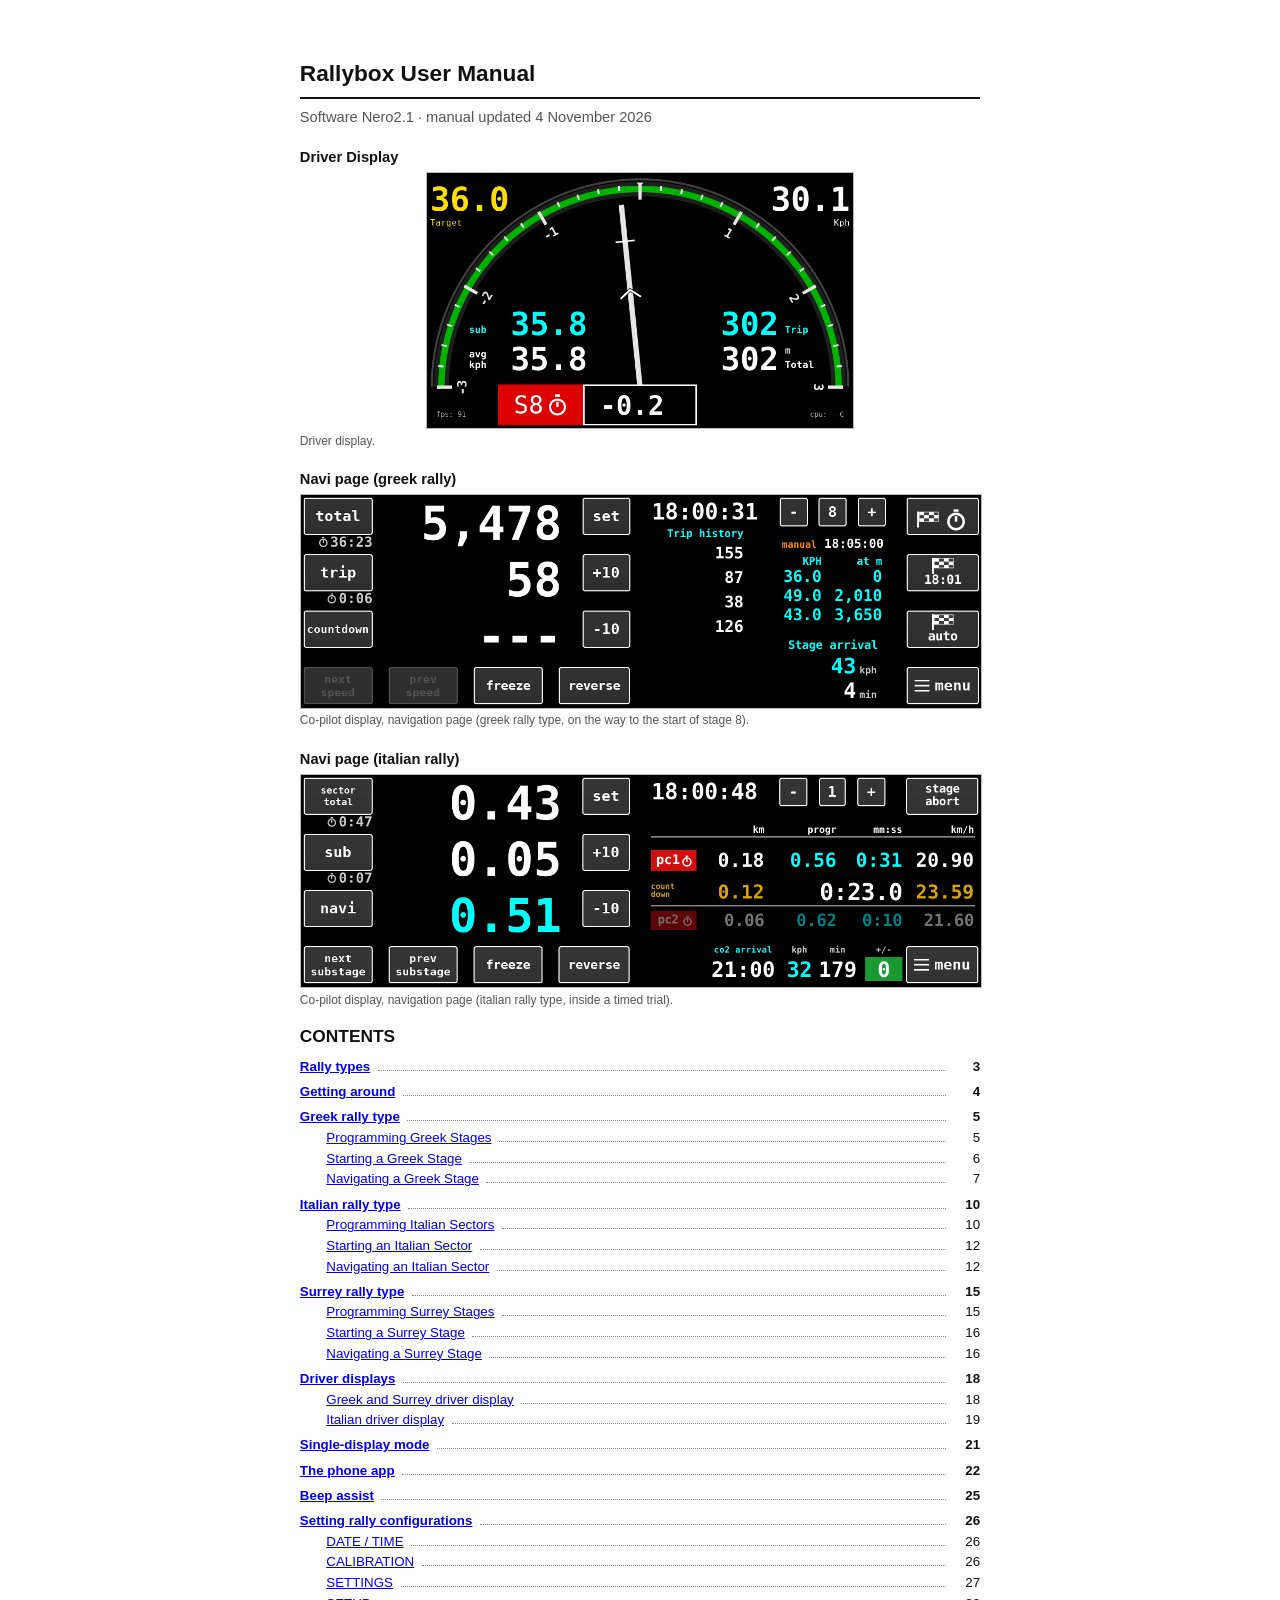
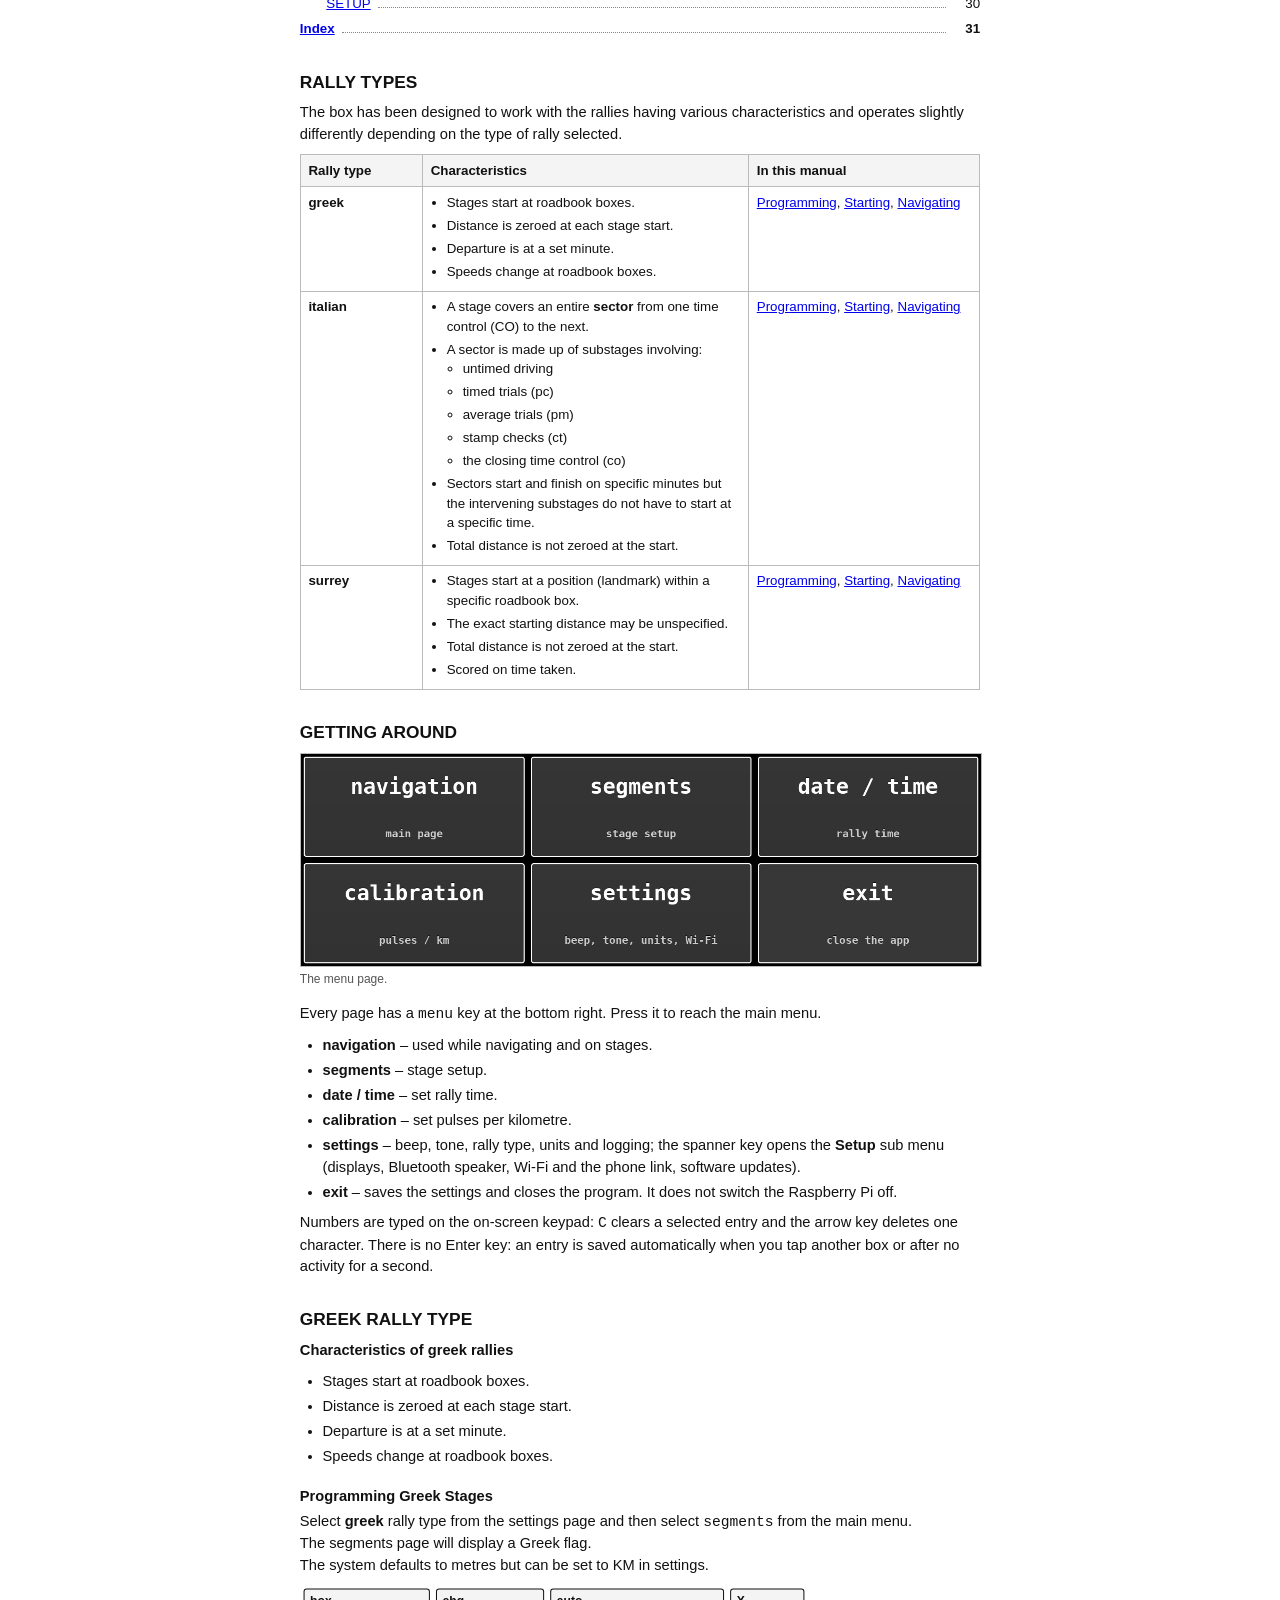
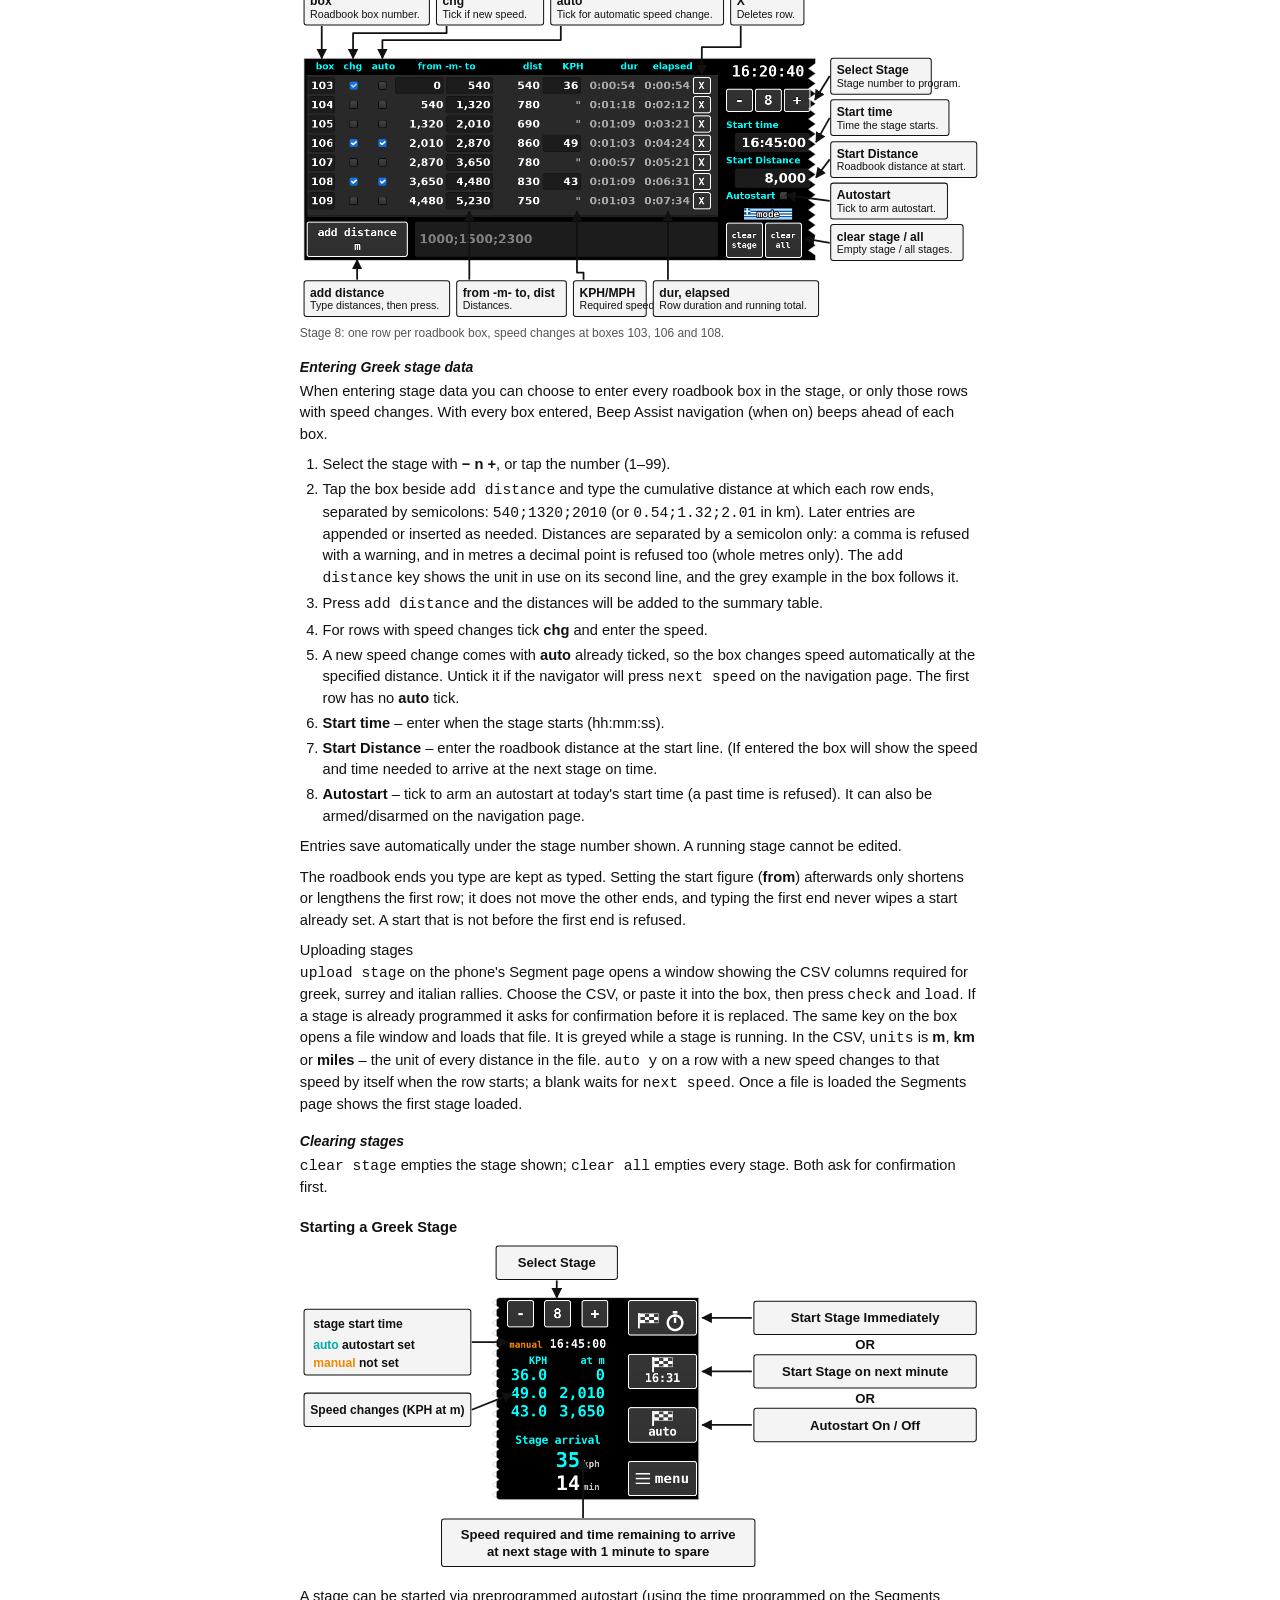
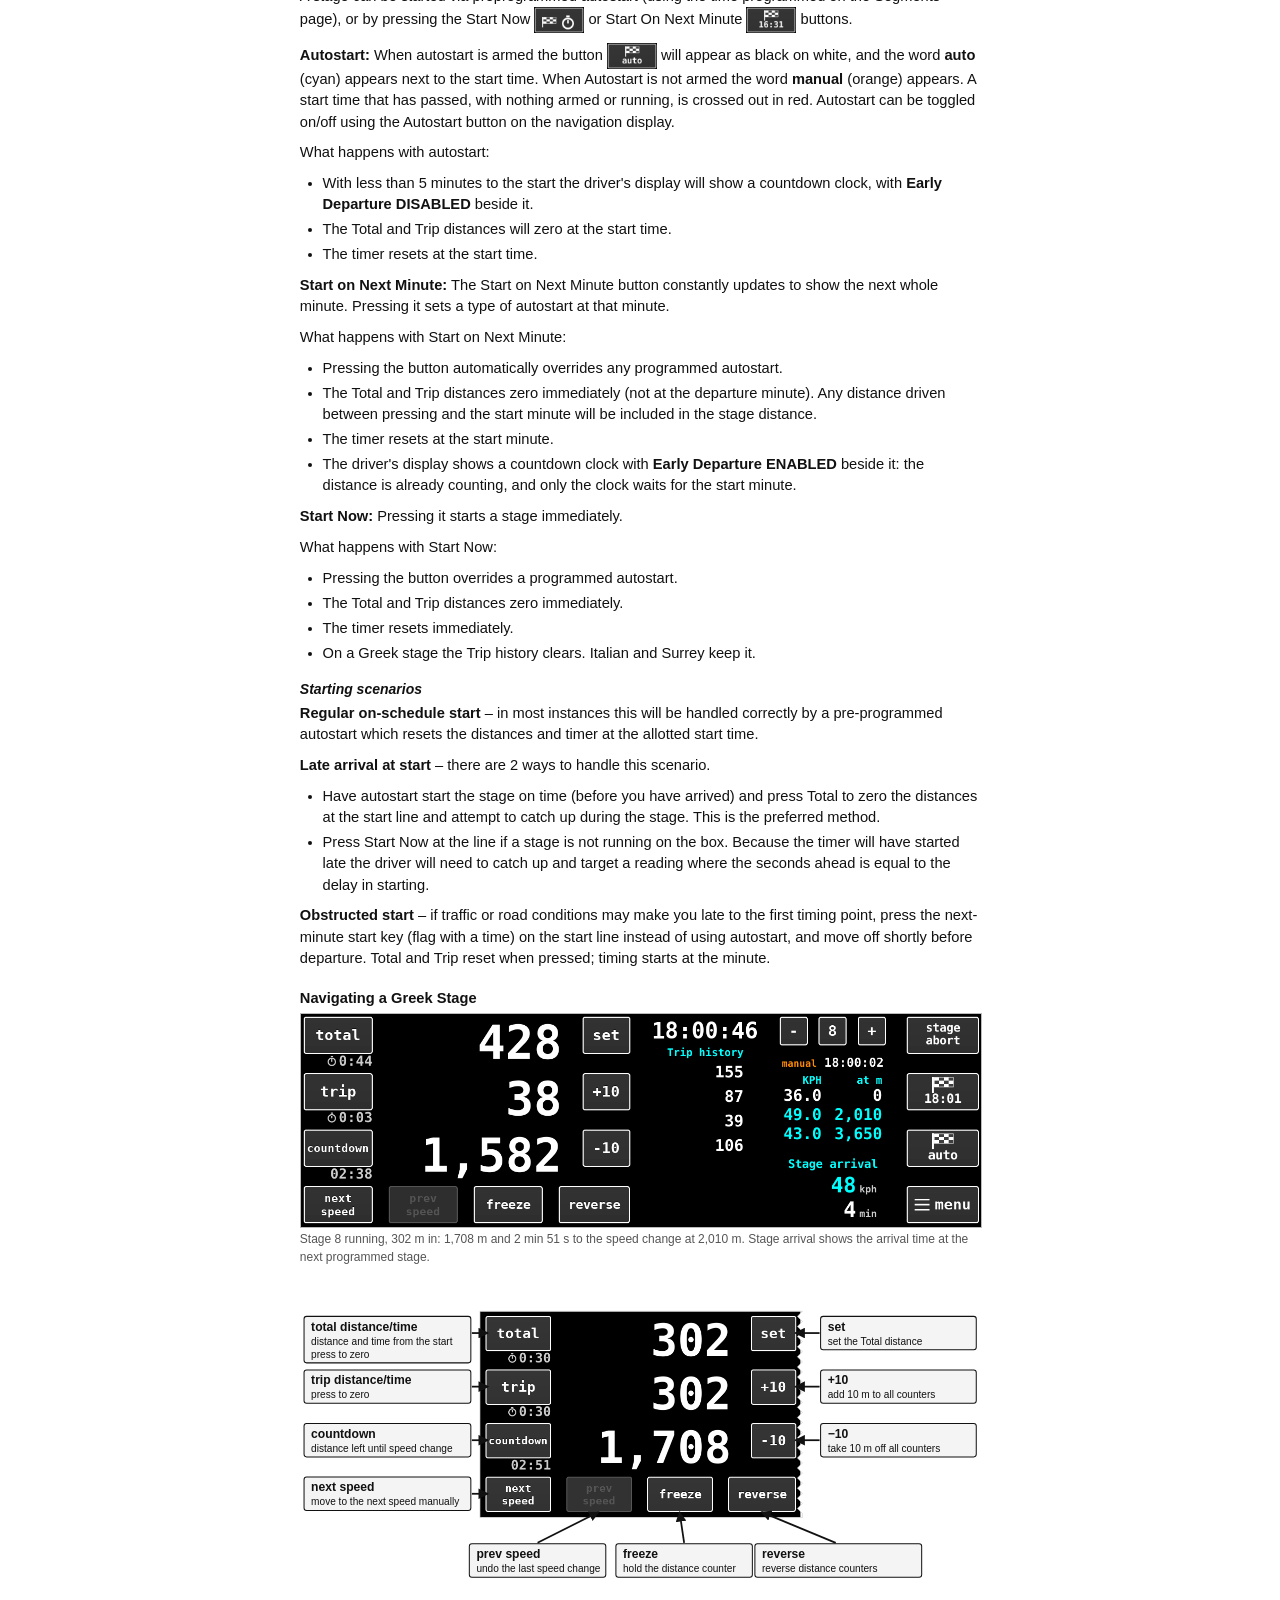
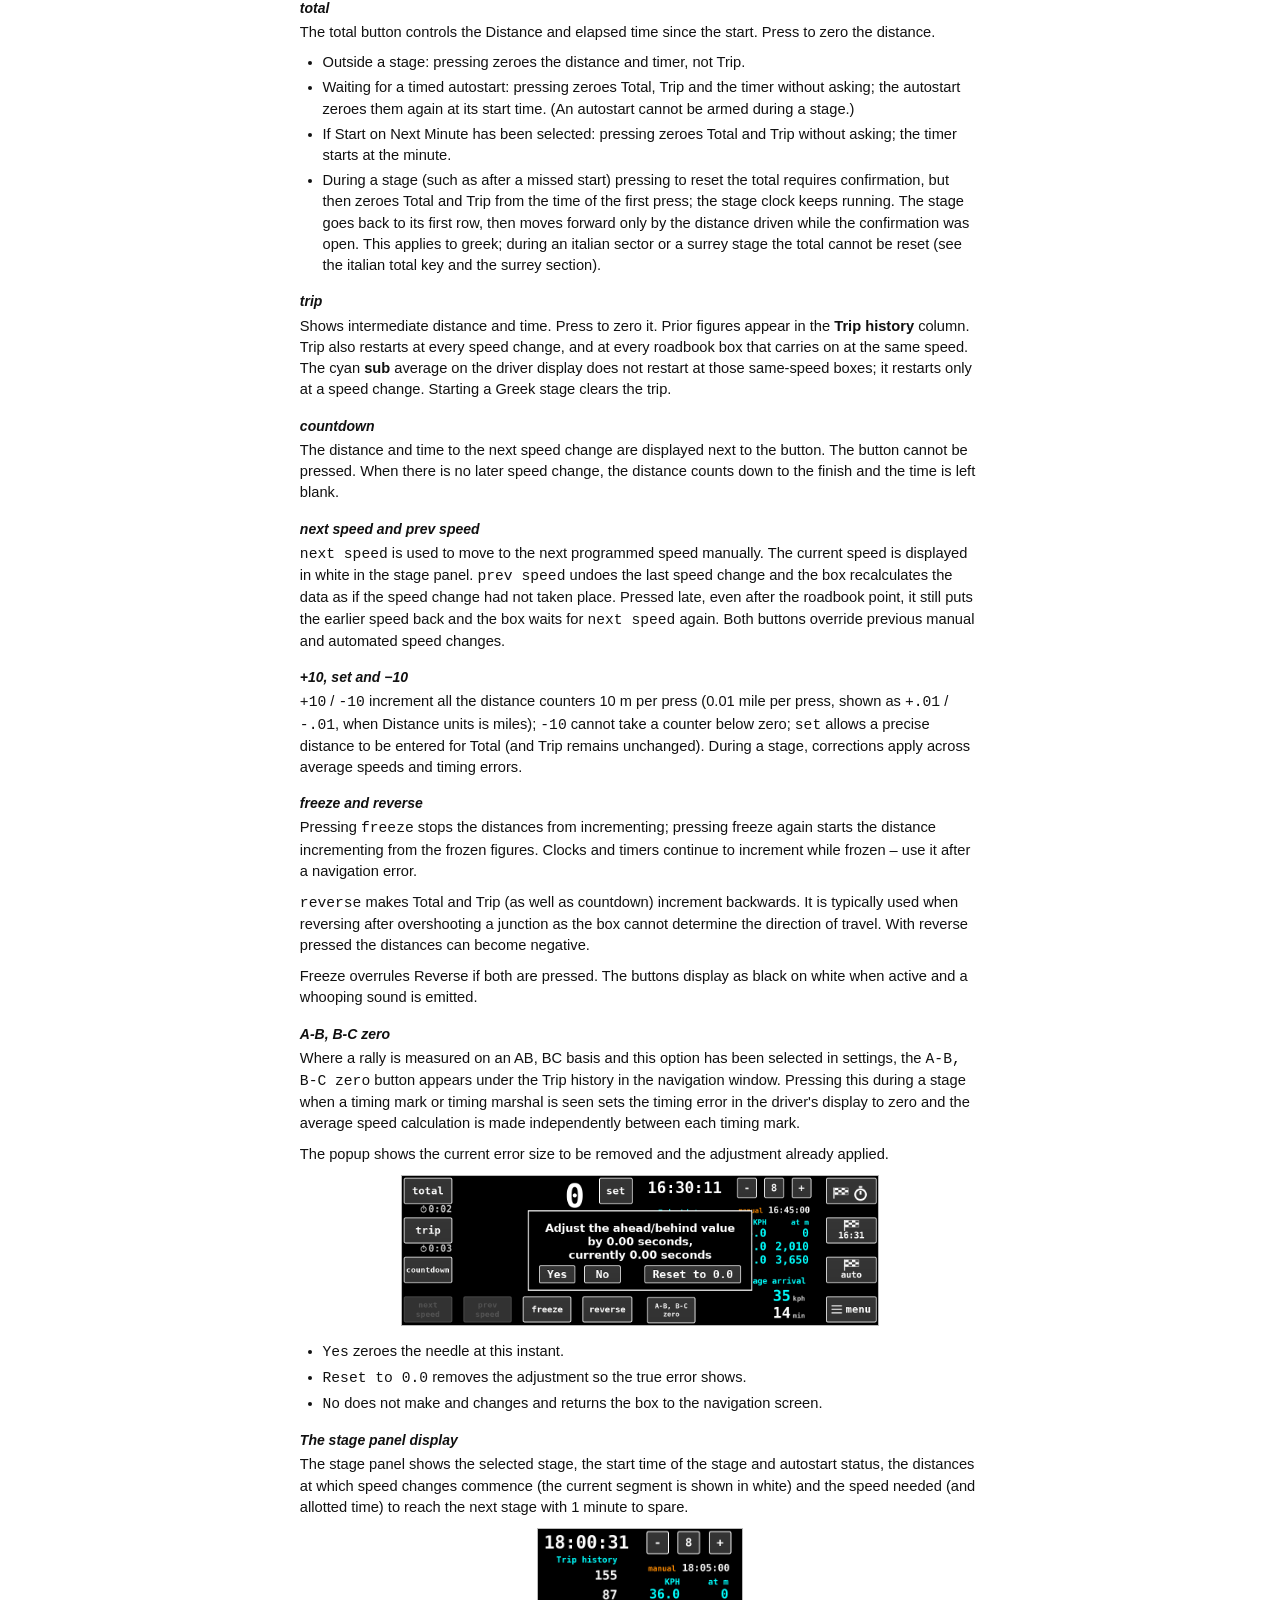
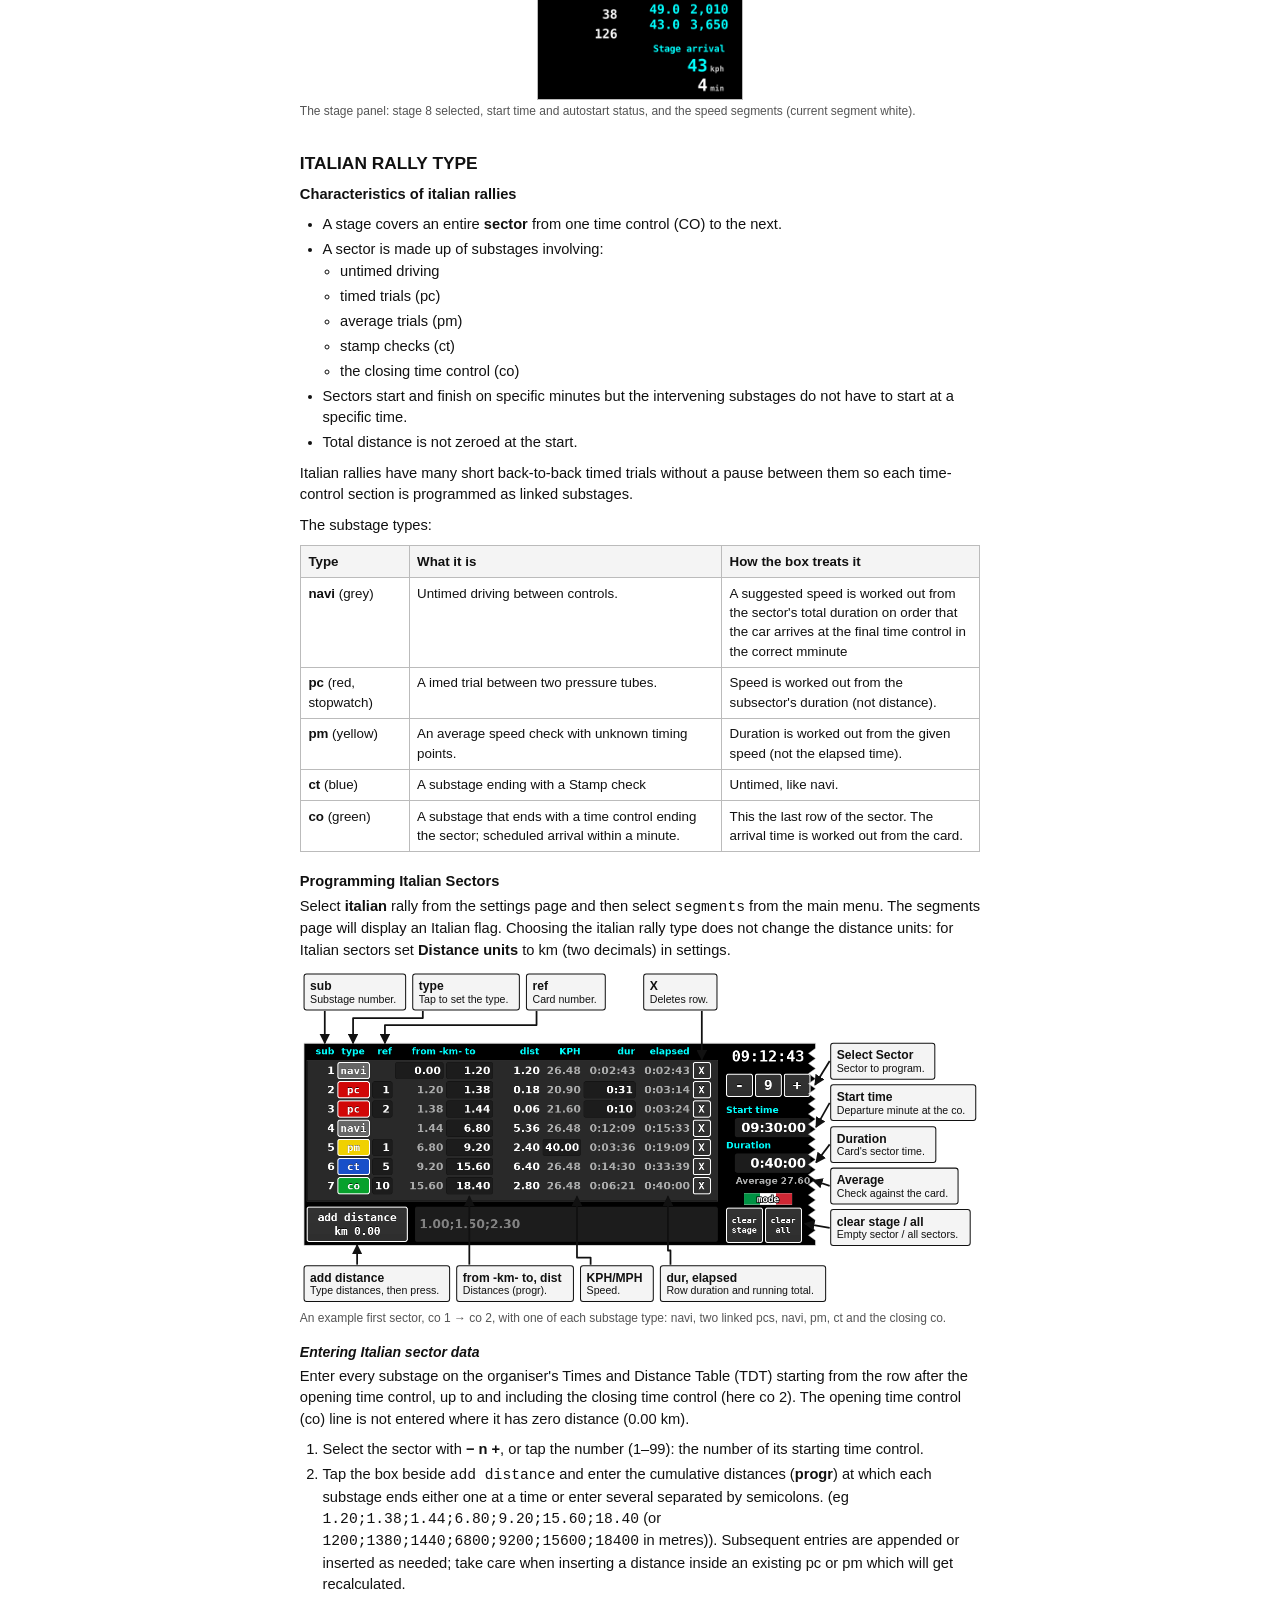
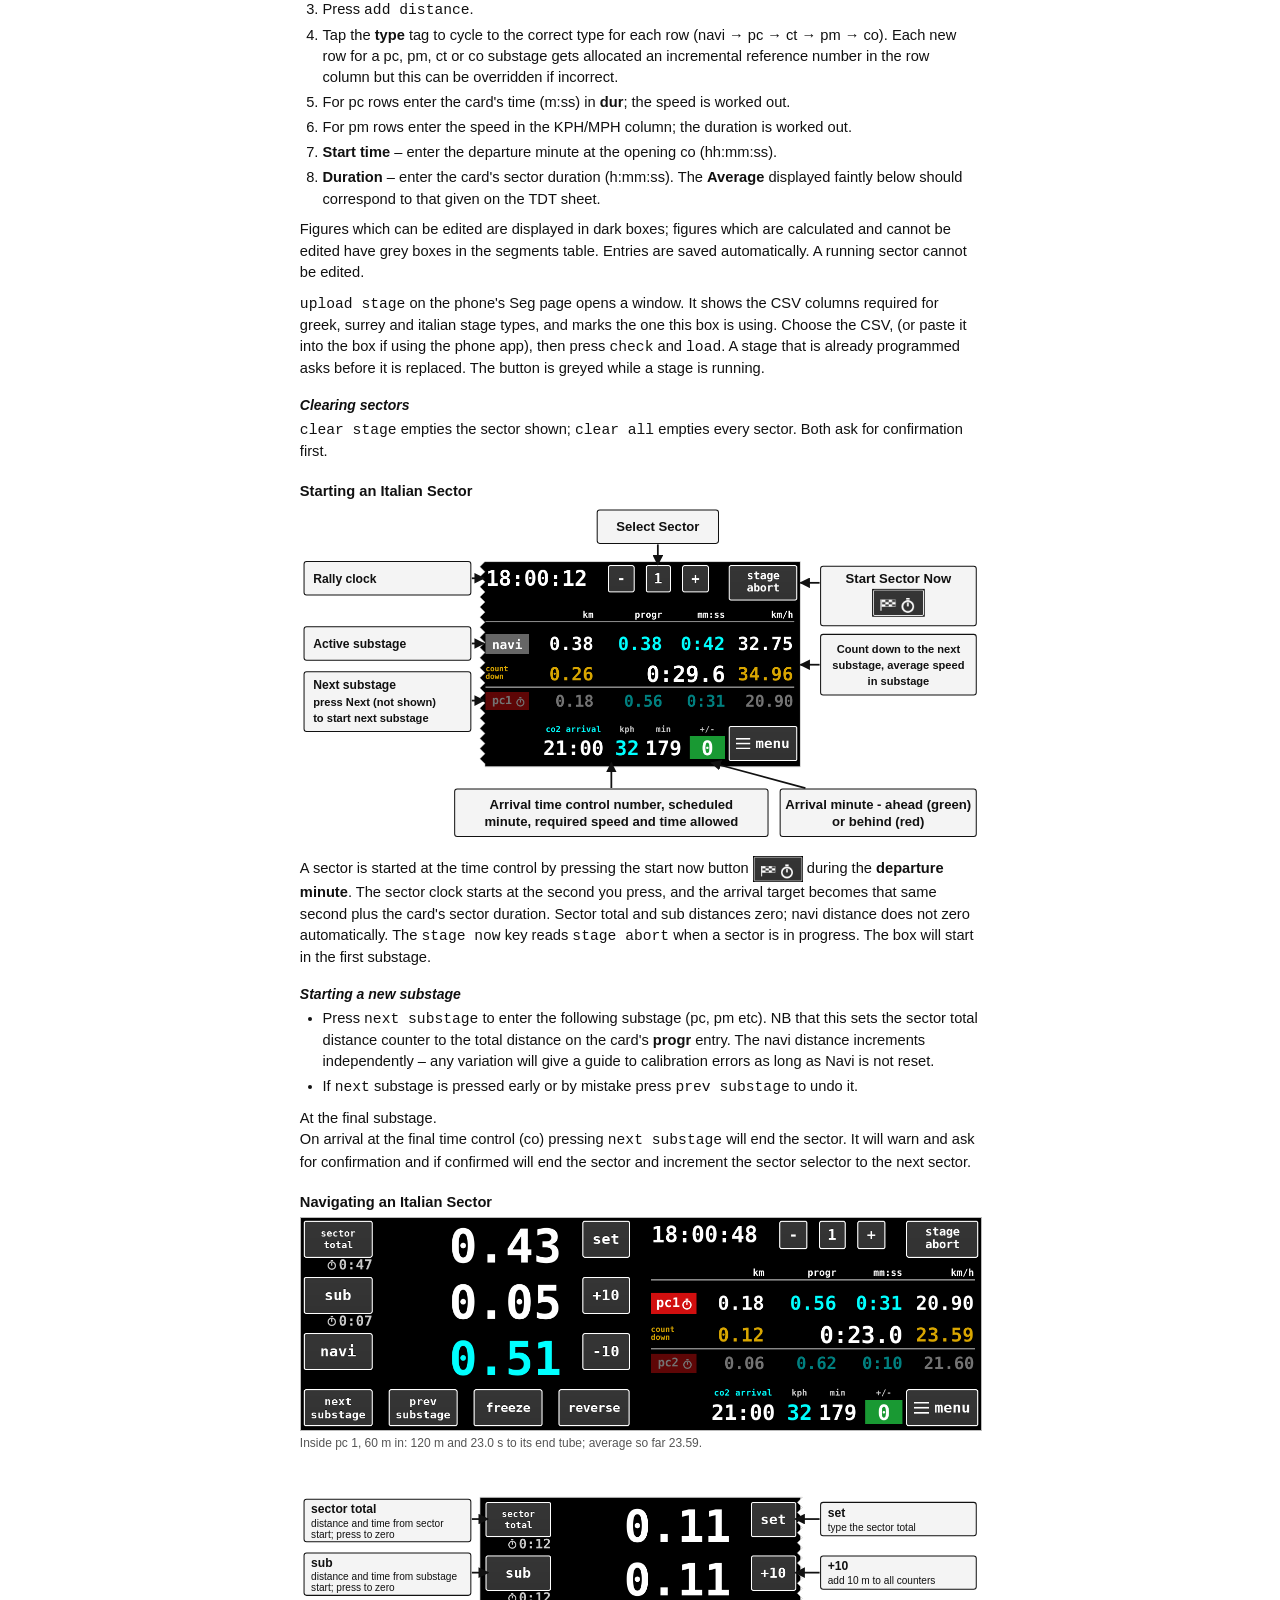
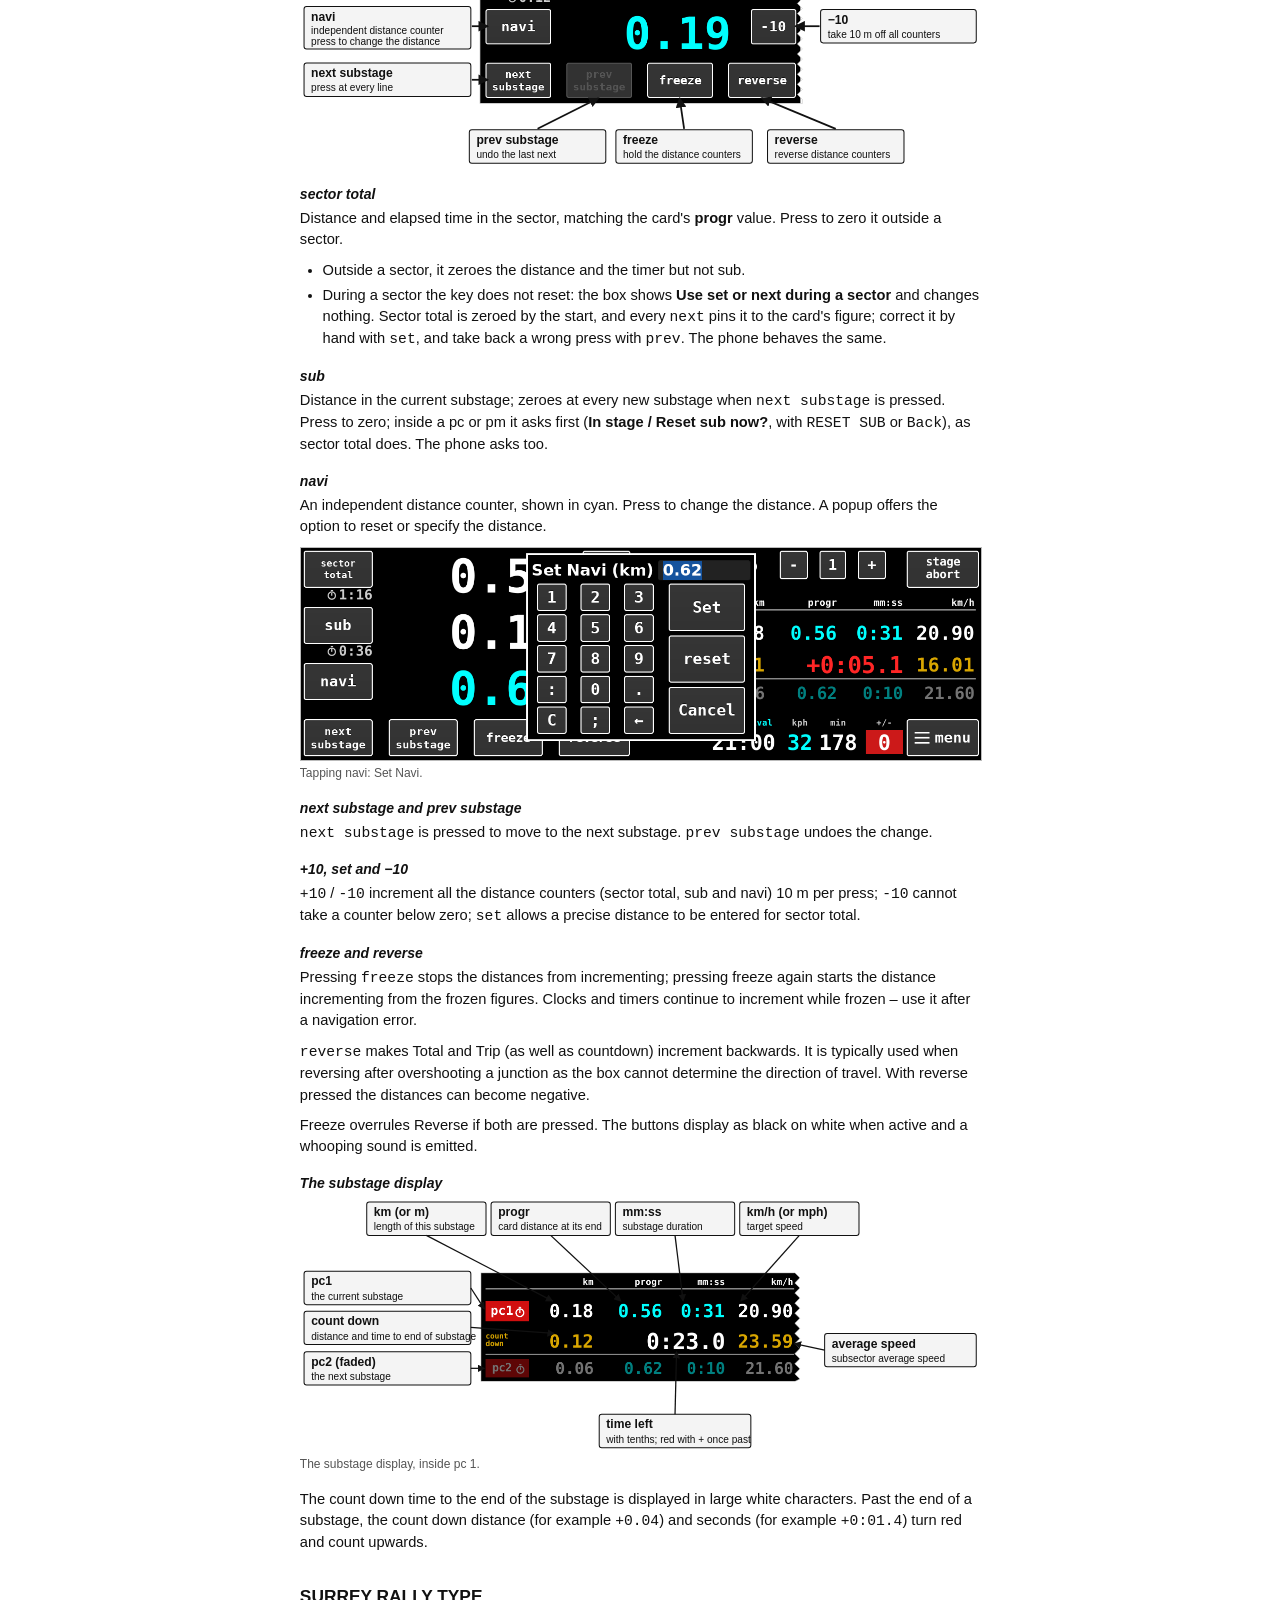
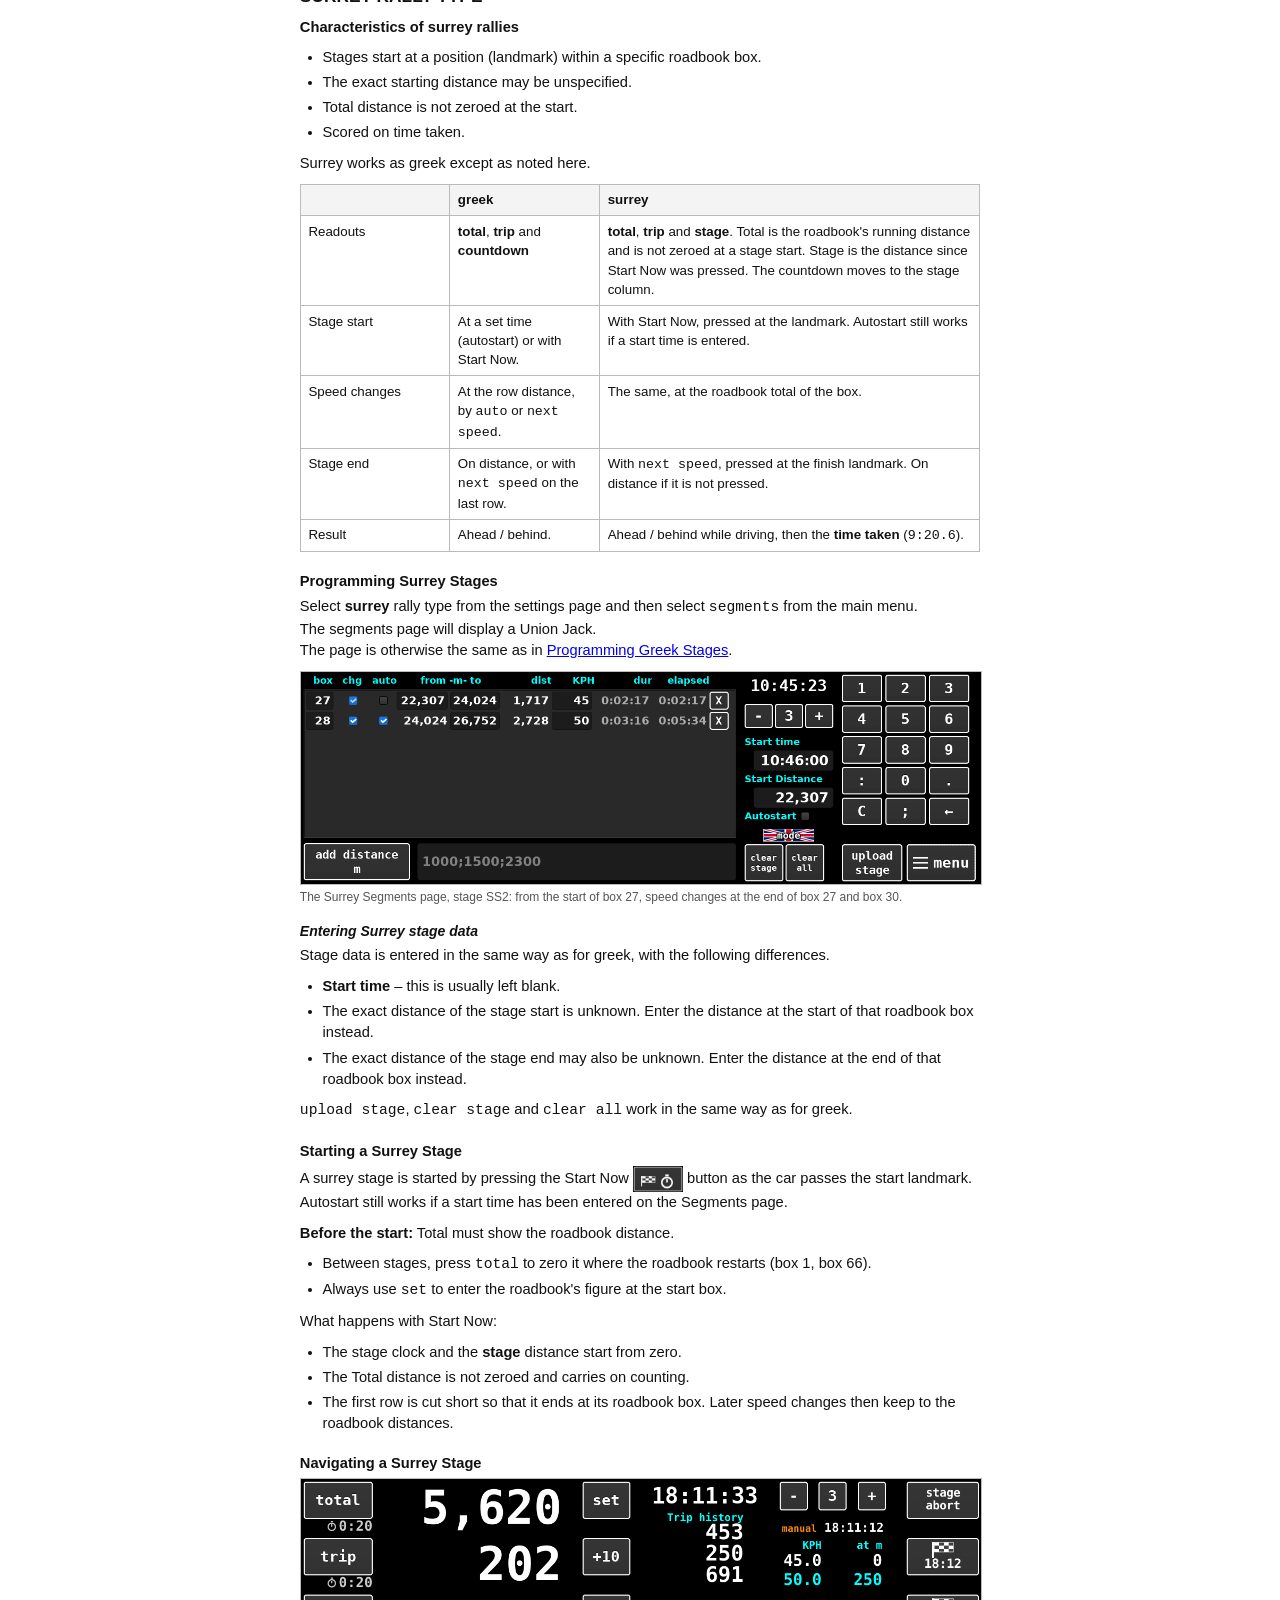
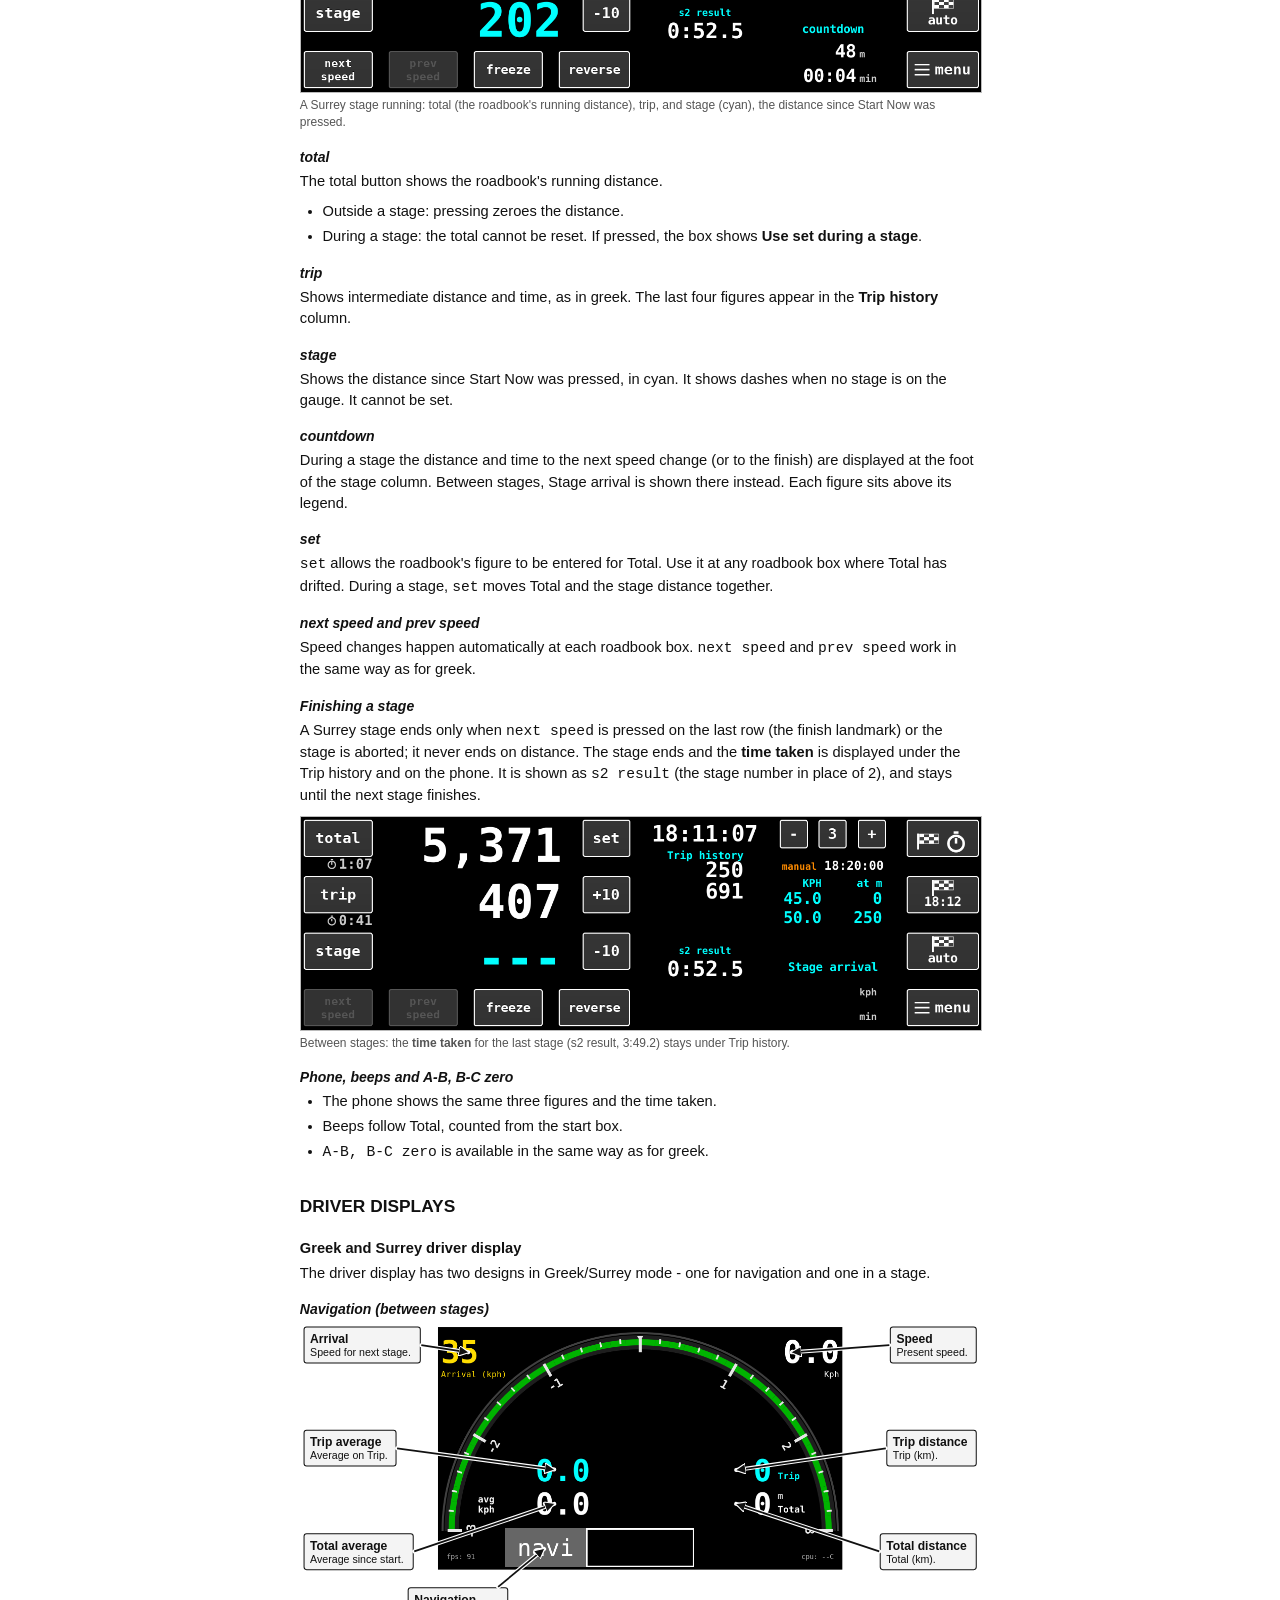
<file: docs/manual.html>
<!DOCTYPE html>
<html lang="en">
<head>
<meta charset="utf-8">
<meta name="viewport" content="width=device-width, initial-scale=1">
<title>Rallybox User Manual</title>
<style>
  :root { --ink: #111; --rule: #bbb; --shade: #f4f4f4; }
  body {
    font-family: Univers, "Univers Next", "Helvetica Neue", Helvetica, Arial, sans-serif;
    font-size: 11pt; line-height: 1.45; color: var(--ink);
    max-width: 180mm; margin: 0 auto; padding: 15mm;
    background: #fff;
  }
  h1 {
    font-size: 17pt; margin: 0 0 4mm; padding-bottom: 2mm;
    border-bottom: 2px solid var(--ink);
  }
  h2 { font-size: 13pt; margin: 8mm 0 2mm; text-transform: uppercase; }
  h3 { font-size: 11pt; margin: 5mm 0 1mm; }
  h4 { font-size: 10.5pt; margin: 4mm 0 1mm; font-style: italic; }
  p { margin: 0 0 2.5mm; }
  ol, ul { margin: 0 0 2.5mm; padding-left: 6mm; }
  li { margin-bottom: 1mm; }
  table {
    border-collapse: collapse; width: 100%;
    margin: 0 0 4mm; font-size: 10pt;
  }
  th, td {
    border: 1px solid var(--rule); padding: 1.5mm 2mm;
    text-align: left; vertical-align: top;
  }
  th { background: var(--shade); font-weight: bold; }
  .controls td:first-child {
    width: 33%; font-family: "DejaVu Sans Mono", Consolas, monospace;
    font-size: 9.5pt;
  }
  .screen { margin: 0 0 4mm; }
  .screen img {
    display: block; width: 100%; height: auto;
    border: 1px solid var(--rule);
  }
  .screen figcaption {
    font-size: 9pt; color: #555; margin-top: 1mm;
  }
  .note {
    margin: 0 0 3mm; padding: 2mm 3mm;
    border-left: 3px solid var(--ink); background: var(--shade);
    font-size: 10pt;
  }

  @page { size: A4 portrait; margin: 15mm; }
  @media print {
    body { max-width: none; margin: 0; padding: 0; font-size: 10pt; }
    h1 { page-break-before: always; }
    h1:first-of-type { page-break-before: avoid; }
    /* New pages only before the capitalised headings (h2, and SETUP): owner 2026-11-17. */
    .screen-page { page-break-before: auto; page-break-after: auto; }
    h2 { page-break-before: always; }
    .toc-page h2, #manual-index { page-break-before: auto; }
    h2, h3, h4 { page-break-after: avoid; }
    .screen, table, .note { page-break-inside: avoid; }
    a { text-decoration: none; color: var(--ink); }
  }

  .toc-page .toc2, .toc-page .toc3 { display:flex; align-items:baseline; font-size:10pt; line-height:1.55; }
  .toc-page .toc2 { font-weight:bold; margin-top:1.2mm; }
  .toc-page .toc3 { padding-left:7mm; font-weight:normal; }
  .dots { flex:1; border-bottom:1px dotted #888; margin:0 2mm; }
  .pn { min-width:7mm; text-align:right; }
  .ixcols { column-count:2; column-gap:12mm; }
  .ix > span:first-child { white-space:nowrap; }
  .ix { display:flex; align-items:baseline; font-size:10pt; line-height:1.5; break-inside:avoid; }
</style>
</head>
<body>

<div style="page-break-after: always">

<h1 id="top">Rallybox User Manual</h1>
<p style="margin-top: -2mm; color: #555">Software Nero2.1 &middot; manual updated 4 November 2026</p>

<h3>Driver Display</h3>
<figure class="screen">
  <img src="manual-images/driver-screen.png" alt="The driver display" style="width: 62.5%; margin-left: auto; margin-right: auto">
  <figcaption>Driver display.</figcaption>
</figure>

<h3>Navi page (greek rally)</h3>
<figure class="screen">
  <img src="manual-images/main-screen-approach.png" alt="The co-pilot navigation page, greek rally type">
  <figcaption>Co-pilot display, navigation page (greek rally type, on the way to the start of stage 8).</figcaption>
</figure>

<h3>Navi page (italian rally)</h3>
<figure class="screen">
  <img src="manual-images/italian-pc.png" alt="The co-pilot navigation page, italian rally type">
  <figcaption>Co-pilot display, navigation page (italian rally type, inside a timed trial).</figcaption>
</figure>

</div>

<!--TOC-START-->
<div class="toc-page" style="page-break-after: always">
<h2 style="margin-top:0">Contents</h2>
<div class="toc2"><a href="#rally-types">Rally types</a><span class="dots"></span><span class="pn">3</span></div>
<div class="toc2"><a href="#menu">Getting around</a><span class="dots"></span><span class="pn">4</span></div>
<div class="toc2"><a href="#greek">Greek rally type</a><span class="dots"></span><span class="pn">5</span></div>
<div class="toc3"><a href="#segments">Programming Greek Stages</a><span class="dots"></span><span class="pn">5</span></div>
<div class="toc3"><a href="#starting">Starting a Greek Stage</a><span class="dots"></span><span class="pn">6</span></div>
<div class="toc3"><a href="#main-screen">Navigating a Greek Stage</a><span class="dots"></span><span class="pn">7</span></div>
<div class="toc2"><a href="#italian">Italian rally type</a><span class="dots"></span><span class="pn">10</span></div>
<div class="toc3"><a href="#italian-programming">Programming Italian Sectors</a><span class="dots"></span><span class="pn">10</span></div>
<div class="toc3"><a href="#starting-sector">Starting an Italian Sector</a><span class="dots"></span><span class="pn">12</span></div>
<div class="toc3"><a href="#italian-navigation">Navigating an Italian Sector</a><span class="dots"></span><span class="pn">12</span></div>
<div class="toc2"><a href="#surrey">Surrey rally type</a><span class="dots"></span><span class="pn">15</span></div>
<div class="toc3"><a href="#surrey-programming">Programming Surrey Stages</a><span class="dots"></span><span class="pn">15</span></div>
<div class="toc3"><a href="#surrey-starting">Starting a Surrey Stage</a><span class="dots"></span><span class="pn">16</span></div>
<div class="toc3"><a href="#surrey-navigation">Navigating a Surrey Stage</a><span class="dots"></span><span class="pn">16</span></div>
<div class="toc2"><a href="#driver-displays">Driver displays</a><span class="dots"></span><span class="pn">18</span></div>
<div class="toc3"><a href="#driver-zero">Greek and Surrey driver display</a><span class="dots"></span><span class="pn">18</span></div>
<div class="toc3"><a href="#italian-driver">Italian driver display</a><span class="dots"></span><span class="pn">19</span></div>
<div class="toc2"><a href="#single">Single-display mode</a><span class="dots"></span><span class="pn">21</span></div>
<div class="toc2"><a href="#phone-app">The phone app</a><span class="dots"></span><span class="pn">22</span></div>
<div class="toc2"><a href="#beep-assist">Beep assist</a><span class="dots"></span><span class="pn">25</span></div>
<div class="toc2"><a href="#adjusting-settings">Setting rally configurations</a><span class="dots"></span><span class="pn">26</span></div>
<div class="toc3"><a href="#datetime">DATE / TIME</a><span class="dots"></span><span class="pn">26</span></div>
<div class="toc3"><a href="#calibration">CALIBRATION</a><span class="dots"></span><span class="pn">26</span></div>
<div class="toc3"><a href="#settings">SETTINGS</a><span class="dots"></span><span class="pn">27</span></div>
<div class="toc3"><a href="#setup">SETUP</a><span class="dots"></span><span class="pn">30</span></div>
<div class="toc2"><a href="#manual-index">Index</a><span class="dots"></span><span class="pn">31</span></div>
</div>
<!--TOC-END-->

<section class="screen-page">

<h2 id="rally-types">Rally types</h2>

<p>The box has been designed to work with the rallies having various characteristics and operates slightly differently depending on the type of rally selected.</p>

<table>
<tr><th style="width: 18%">Rally type</th><th>Characteristics  </th><th style="width: 34%">In this manual</th></tr>
<tr><td><b>greek</b></td><td><ul style="margin:0; padding-left:1.2em">
<li>Stages start at roadbook boxes.</li>
<li>Distance is zeroed at each stage start.</li>
<li>Departure is at a set minute.</li>
<li>Speeds change at roadbook boxes.</li>
</ul></td><td><a href="#segments">Programming</a>,
<a href="#starting">Starting</a>, <a href="#main-screen">Navigating</a></td></tr>
<tr><td><b>italian</b></td><td><ul style="margin:0; padding-left:1.2em">
<li>A stage covers an entire <b>sector</b> from one time control (CO) to the next.</li>
<li>A sector is made up of substages involving:
<ul style="margin:0; padding-left:1.2em">
<li>untimed driving</li>
<li>timed trials (pc)</li>
<li>average trials (pm)</li>
<li>stamp checks (ct)</li>
<li>the closing time control (co)</li>
</ul></li>
<li>Sectors start and finish on specific minutes but the intervening substages do not have to start at a specific time.</li>
<li>Total distance is not zeroed at the start.</li>
</ul></td><td><a href="#italian-programming">Programming</a>,
<a href="#starting-sector">Starting</a>, <a href="#italian-navigation">Navigating</a></td></tr>
<tr><td><b>surrey</b></td><td><ul style="margin:0; padding-left:1.2em">
<li>Stages start at a position (landmark) within a specific roadbook box.</li>
<li>The exact starting distance may be unspecified.</li>
<li>Total distance is not zeroed at the start.</li>
<li>Scored on time taken.</li>
</ul></td><td><a href="#surrey-programming">Programming</a>,
<a href="#surrey-starting">Starting</a>, <a href="#surrey-navigation">Navigating</a></td></tr>
</table>

<h2 id="menu" style="page-break-before: always">Getting around</h2>

<figure class="screen">
  <img src="manual-images/menu.png" alt="The menu page">
  <figcaption>The menu page.</figcaption>
</figure>

<p>Every page has a <code>menu</code> key at the bottom right. Press it to reach the main menu.</p>

<ul>
<li><b>navigation</b> &ndash; used while navigating and on stages.</li>
<li><b>segments</b> &ndash; stage setup.</li>
<li><b>date / time</b> &ndash; set rally time.</li>
<li><b>calibration</b> &ndash; set pulses per kilometre.</li>
<li><b>settings</b> &ndash; beep, tone, rally type, units and logging; the spanner key opens
the <b>Setup</b> sub menu (displays, Bluetooth speaker, Wi-Fi and the phone link, software updates).</li>
<li><b>exit</b> &ndash; saves the settings and closes the program. It does not switch the
Raspberry Pi off.</li>
</ul>

<p>Numbers are typed on the on-screen keypad: <code>C</code> clears a selected entry and the
arrow key deletes one character. There is no Enter key: an entry is saved automatically when you tap another box
or after no activity   for a second.</p>

</section>

<section class="screen-page">

<h2 id="greek">Greek rally type</h2>

<p><b>Characteristics of greek rallies</b></p>
<ul>
<li>Stages start at roadbook boxes.</li>
<li>Distance is zeroed at each stage start.</li>
<li>Departure is at a set minute.</li>
<li>Speeds change at roadbook boxes.</li>
</ul>

<h3 id="segments">Programming Greek Stages</h3>

<p>Select <b>greek</b> rally type from the settings page and then select <code>segments</code> from the
main menu. <br>
The segments page will display a Greek flag. <br>
The system defaults to metres  
 but  can be set to KM in settings.</p>

<figure class="screen">
  <svg viewBox="0 0 1346 664" style="display: block; width: 100%; height: auto"
       role="img" aria-label="The greek segments page with each control labelled"
       font-family="Univers, 'Univers Next', 'Helvetica Neue', Helvetica, Arial, sans-serif">
    <defs>
      <marker id="seg-arrow" viewBox="0 0 10 10" refX="9" refY="5"
              markerWidth="6" markerHeight="6" orient="auto-start-reverse">
        <path d="M0,0 L10,5 L0,10 z" fill="#111"/>
      </marker>
      <clipPath id="seg-torn"><path id="seg-torn-edge" d="M8,145 L1020,145 L1020,155 L1006,165 L1020,175 L1006,185 L1020,195 L1006,205 L1020,215 L1006,225 L1020,235 L1006,245 L1020,255 L1006,265 L1020,275 L1006,285 L1020,295 L1006,305 L1020,315 L1006,325 L1020,335 L1006,345 L1020,355 L1006,365 L1020,375 L1006,385 L1020,395 L1006,405 L1020,415 L1006,425 L1020,435 L1006,445 L1020,455 L1006,465 L1020,475 L1006,485 L1020,495 L1006,505 L1020,515 L1006,525 L1020,535 L1020,545 L8,545 Z"/></clipPath>
    </defs>
    <image href="manual-images/segments.png" x="8" y="145" width="1280" height="400"
           clip-path="url(#seg-torn)"/>
    <use href="#seg-torn-edge" fill="none" stroke="#bbb"/>
    <g fill="#111">
      <rect x="8" y="8" width="248" height="71" rx="5" fill="#f4f4f4" stroke="#111" stroke-width="2"/>
      <text x="20" y="40" font-size="24" font-weight="bold">box</text>
      <text x="20" y="65" font-size="21">Roadbook box number.</text>
      <rect x="270" y="8" width="212" height="71" rx="5" fill="#f4f4f4" stroke="#111" stroke-width="2"/>
      <text x="282" y="40" font-size="24" font-weight="bold">chg</text>
      <text x="282" y="65" font-size="21">Tick if new speed.</text>
      <rect x="496" y="8" width="342" height="71" rx="5" fill="#f4f4f4" stroke="#111" stroke-width="2"/>
      <text x="508" y="40" font-size="24" font-weight="bold">auto</text>
      <text x="508" y="65" font-size="21">Tick for automatic speed change.</text>
      <rect x="852" y="8" width="145" height="71" rx="5" fill="#f4f4f4" stroke="#111" stroke-width="2"/>
      <text x="864" y="40" font-size="24" font-weight="bold">X</text>
      <text x="864" y="65" font-size="21">Deletes row.</text>
      <rect x="1050" y="145" width="199" height="71" rx="5" fill="#f4f4f4" stroke="#111" stroke-width="2"/>
      <text x="1062" y="177" font-size="24" font-weight="bold">Select Stage</text>
      <text x="1062" y="202" font-size="21">Stage number to program.</text>
      <rect x="1050" y="227" width="234" height="71" rx="5" fill="#f4f4f4" stroke="#111" stroke-width="2"/>
      <text x="1062" y="259" font-size="24" font-weight="bold">Start time</text>
      <text x="1062" y="284" font-size="21">Time the stage starts.</text>
      <rect x="1050" y="310" width="289" height="71" rx="5" fill="#f4f4f4" stroke="#111" stroke-width="2"/>
      <text x="1062" y="342" font-size="24" font-weight="bold">Start Distance</text>
      <text x="1062" y="366" font-size="21">Roadbook distance at start.</text>
      <rect x="1050" y="392" width="231" height="71" rx="5" fill="#f4f4f4" stroke="#111" stroke-width="2"/>
      <text x="1062" y="424" font-size="24" font-weight="bold">Autostart</text>
      <text x="1062" y="449" font-size="21">Tick to arm autostart.</text>
      <rect x="1050" y="474" width="262" height="71" rx="5" fill="#f4f4f4" stroke="#111" stroke-width="2"/>
      <text x="1062" y="506" font-size="24" font-weight="bold">clear stage / all</text>
      <text x="1062" y="531" font-size="21">Empty stage / all stages.</text>
      <rect x="8" y="585" width="288" height="71" rx="5" fill="#f4f4f4" stroke="#111" stroke-width="2"/>
      <text x="20" y="617" font-size="24" font-weight="bold">add distance</text>
      <text x="20" y="642" font-size="21">Type distances, then press.</text>
      <rect x="310" y="585" width="217" height="71" rx="5" fill="#f4f4f4" stroke="#111" stroke-width="2"/>
      <text x="322" y="617" font-size="24" font-weight="bold">from -m- to, dist</text>
      <text x="322" y="642" font-size="21">Distances.</text>
      <rect x="541" y="585" width="144" height="71" rx="5" fill="#f4f4f4" stroke="#111" stroke-width="2"/>
      <text x="553" y="617" font-size="24" font-weight="bold">KPH/MPH</text>
      <text x="553" y="642" font-size="21">Required speed.</text>
      <rect x="699" y="585" width="327" height="71" rx="5" fill="#f4f4f4" stroke="#111" stroke-width="2"/>
      <text x="711" y="617" font-size="24" font-weight="bold">dur, elapsed</text>
      <text x="711" y="642" font-size="21">Row duration and running total.</text>
    </g>
    <g fill="none" stroke="#111" stroke-width="3.5" stroke-linejoin="round" marker-end="url(#seg-arrow)">
      <line x1="43" y1="81" x2="43" y2="145"/>
      <polyline points="290,81 290,95 105,95 105,145"/>
      <polyline points="516,81 516,109 163,109 163,145"/>
      <polyline points="872,81 872,123 795,123 795,177"/>
      <line x1="1048" y1="180" x2="1019" y2="227"/>
      <line x1="1048" y1="263" x2="1021" y2="311"/>
      <line x1="1048" y1="345" x2="1021" y2="381"/>
      <line x1="1048" y1="427" x2="962" y2="416"/>
      <line x1="1048" y1="510" x2="999" y2="502"/>
      <line x1="113" y1="583" x2="113" y2="544"/>
      <line x1="335" y1="583" x2="335" y2="448"/>
      <polyline points="561,583 561,569 548,569 548,448"/>
      <line x1="728" y1="583" x2="728" y2="448"/>
    </g>
  </svg>
  <figcaption>Stage 8: one row per roadbook box, speed changes at boxes 103, 106 and 108.</figcaption>
</figure>

<h4 id="greek-stage-data">Entering Greek stage data</h4>
<p>When entering stage data you can choose to enter every roadbook box in the stage, or only those rows with speed changes. With every box entered, Beep
Assist navigation (when on) beeps ahead of each box.</p>
<ol>
<li>Select the stage with <b>&minus; n +</b>, or tap the number (1&ndash;99).</li>
<li>Tap the box beside <code>add distance</code> and type the cumulative distance at which each
row ends, separated by semicolons: <code>540;1320;2010</code> (or <code>0.54;1.32;2.01</code> in
km). Later entries are appended or inserted as needed. Distances are separated by a semicolon only:
a comma is refused with a warning, and in metres a decimal point is refused too (whole metres only). The
<code>add distance</code> key shows the unit in use on its second line, and the grey example in the box follows it.</li>
<li>Press <code>add distance</code> and the distances will be added to the summary table.</li>
<li>For rows with speed changes tick <b>chg</b> and enter the speed.</li>
<li>A new speed change comes with <b>auto</b> already ticked, so the box changes speed automatically at the
specified distance. Untick it if the navigator will press <code>next speed</code> on the navigation page.
The first row has no <b>auto</b> tick.</li>
<li><b>Start time</b> &ndash; enter when the stage starts (hh:mm:ss).</li>
<li><b>Start Distance</b> &ndash; enter the roadbook distance at the start line. (If entered the box will show the speed and time needed to arrive at the next stage on time.   
</li>
<li><b>Autostart</b> &ndash; tick to arm an autostart at today's start time (a past time is
refused). It can also be armed/disarmed  on the navigation page.</li>
</ol>
<p>Entries save automatically under the stage number shown. A running stage cannot be edited.</p>
<p>The roadbook ends you type are kept as typed. Setting the start figure (<b>from</b>) afterwards only shortens or
lengthens the first row; it does not move the other ends, and typing the first end never wipes a start already set.
A start that is not before the first end is refused.</p>

<p>Uploading stages<br>
<code>upload stage</code> on the phone's Segment page opens a window showing   the CSV columns required for
greek, surrey and italian rallies.         Choose the CSV, or paste it into the box, then
press <code>check</code> and <code>load</code>. If a stage  is already programmed it asks for confirmation before it
is replaced. The same key on the box opens a file window and loads that file. It is greyed while a stage is running.
In the CSV, <code>units</code> is <b>m</b>, <b>km</b> or <b>miles</b> &ndash; the unit of every distance in the file.
<code>auto y</code> on a row with a new speed changes to that speed by itself when the row starts; a blank waits for
<code>next speed</code>. Once a file is loaded the Segments page shows the first stage loaded.</p>

<h4>Clearing stages</h4>
<p><code>clear stage</code> empties the stage shown; <code>clear all</code> empties every stage.
Both ask for confirmation first.</p>

</section>

<section class="screen-page">

<h3 id="starting">Starting a Greek Stage</h3>

<figure class="screen">
  <svg viewBox="0 0 1346 650" style="display: block; width: 100%; height: auto"
       role="img" aria-label="The stage selector, start time, speed table, Stage arrival and the three start keys at the right of the navigation page"
       font-family="Univers, 'Univers Next', 'Helvetica Neue', Helvetica, Arial, sans-serif">
    <defs>
      <marker id="start-arrow" viewBox="0 0 10 10" refX="9" refY="5"
              markerWidth="6" markerHeight="6" orient="auto-start-reverse">
        <path d="M0,0 L10,5 L0,10 z" fill="#111"/>
      </marker>
      <clipPath id="start-torn">
        <path id="start-torn-edge" d="M789,110 L394,110 L380,120 L394,130 L380,140 L394,150 L380,160 L394,170 L380,180 L394,190 L380,200 L394,210 L380,220 L394,230 L380,240 L394,250 L380,260 L394,270 L380,280 L394,290 L380,300 L394,310 L380,320 L394,330 L380,340 L394,350 L380,360 L394,370 L380,380 L394,390 L380,400 L394,410 L380,420 L394,430 L380,440 L394,450 L380,460 L394,470 L380,480 L394,490 L380,500 L394,510 L789,510 Z"/>
      </clipPath>
    </defs>
    <image href="manual-images/start-keys.png" x="389" y="110" width="400" height="400"
           clip-path="url(#start-torn)"/>
    <use href="#start-torn-edge" fill="none" stroke="#bbb"/>
    <g fill="#f4f4f4" stroke="#111" stroke-width="2">
      <rect x="898" y="117" width="440" height="66" rx="5"/>
      <rect x="898" y="223" width="440" height="66" rx="5"/>
      <rect x="898" y="329" width="440" height="66" rx="5"/>
      <rect x="388" y="8" width="240" height="66" rx="5"/>
      <rect x="280" y="548" width="620" height="94" rx="5"/>
      <rect x="8" y="133" width="330" height="130" rx="5"/>
      <rect x="8" y="299" width="330" height="66" rx="5"/>
    </g>
    <g fill="none" stroke="#111" stroke-width="3.5" marker-end="url(#start-arrow)">
      <line x1="894" y1="150" x2="796" y2="150"/>
      <line x1="894" y1="256" x2="796" y2="256"/>
      <line x1="894" y1="362" x2="796" y2="362"/>
      <line x1="508" y1="76" x2="508" y2="110"/>
      <line x1="560" y1="546" x2="560" y2="430"/>
      <line x1="340" y1="198" x2="410" y2="198"/>
      <line x1="340" y1="332" x2="420" y2="300"/>
    </g>
    <g font-size="26" font-weight="bold" fill="#111" text-anchor="middle">
      <text x="1118" y="159">Start Stage Immediately</text>
      <text x="1118" y="265">Start Stage on next minute</text>
      <text x="1118" y="371">Autostart On / Off</text>
      <text x="1118" y="212">OR</text>
      <text x="1118" y="318">OR</text>
      <text x="508" y="50">Select Stage</text>
      <text x="590" y="587">Speed required and time remaining to arrive</text>
      <text x="590" y="621">at next stage with 1 minute to spare</text>
    </g>
    <g font-size="24" font-weight="bold" fill="#111">
      <text x="26" y="171">  stage start time</text>
      <text x="26" y="211"><tspan fill="#0aa">auto</tspan> autostart set</text>
      <text x="26" y="247"><tspan fill="#e80">manual</tspan> not set</text>
      <text x="173" y="340" text-anchor="middle">Speed changes (KPH at m)</text>
    </g>
  </svg>
</figure>

<p>A stage can be started via preprogrammed autostart (using the time programmed on the Segments
page), or by pressing the Start Now <img src="manual-images/key-start-now.png" alt="Start Now key" style="height: 1.8em; vertical-align: middle"> or Start On Next Minute
<img src="manual-images/key-next-minute.png" alt="Start On Next Minute key" style="height: 1.8em; vertical-align: middle"> buttons.</p>

<p><b>Autostart:</b> When autostart is armed the button <img src="manual-images/key-autostart.png" alt="Autostart key" style="height: 1.8em; vertical-align: middle"> will appear as
black on white, and the word <b>auto</b> (cyan) appears next to the start time.   
           When Autostart is not
armed the word <b>manual</b> (orange) appears.      A start time that has passed,
with nothing armed or running, is crossed out in red. Autostart can be toggled on/off using   the Autostart button on 
  the navigation display.   </p>

<p>What happens with autostart:</p>
<ul>
<li>With less than 5 minutes to the start the driver's display will show a countdown clock, with <b>Early Departure DISABLED</b> beside it.</li>
<li>The Total and Trip distances will zero at the start time.</li>
<li>The timer resets at the start time.</li>
</ul>

<p><b>Start on Next Minute:</b> The Start on Next Minute button constantly updates to show the next
whole minute. Pressing it sets a type of autostart at that minute.</p>

<p>What happens with Start on Next Minute:</p>
<ul>
<li>Pressing the button automatically overrides any programmed autostart.</li>
<li>The Total and Trip distances zero immediately (not at the departure minute). Any distance driven
between pressing and the start minute will be included in the stage distance.</li>
<li>The timer resets at the start minute.</li>
<li>The driver's display shows a countdown clock with <b>Early Departure ENABLED</b> beside it: the distance is already counting, and only the clock waits for the start minute.</li>
</ul>

<p><b>Start Now:</b> Pressing it starts a stage immediately.</p>

<p>What happens with Start Now:</p>
<ul>
<li>Pressing the button overrides a programmed autostart.</li>
<li>The Total and Trip distances zero immediately.</li>
<li>The timer resets immediately.</li>
<li>On a Greek stage the Trip history clears. Italian and Surrey keep it.</li>
</ul>

<h4>Starting scenarios</h4>

<p><b>Regular on-schedule start</b> &ndash; in most instances this will be handled correctly by a
pre-programmed autostart which resets the distances and timer at the allotted start time.</p>

<p><b>Late arrival at start</b> &ndash; there are 2 ways to handle this scenario.</p>
<ul>
<li>Have autostart start the stage on time (before you have arrived) and press Total to zero the
distances at the start line and attempt to catch up during the stage. This is the preferred
method.</li>
<li>Press Start Now at the line if a stage is not running on the box. Because the timer will have started late the driver will
need to catch up and target a reading where the seconds ahead is equal to the delay in
starting.</li>
</ul>

<p><b>Obstructed start</b> &ndash; if traffic or road conditions  may make you late to the first timing
point, press the next-minute start key (flag with a time) on the start line instead of using autostart, and move off
shortly before departure. Total and Trip reset when pressed; timing starts at the minute.</p>

</section>

<section class="screen-page">

<h3 id="main-screen">Navigating a Greek Stage</h3>

<figure class="screen">
  <img src="manual-images/main-screen.png" alt="The greek navigation page with a stage running">
  <figcaption>Stage 8 running, 302 m in: 1,708 m and 2 min 51 s to the speed change at 2,010 m. Stage arrival shows the arrival time at the next programmed stage.</figcaption>
</figure>

<figure class="screen">
  <svg viewBox="0 0 1346 596" style="display: block; width: 100%; height: auto" role="img" aria-label="The keys on the left of the greek navigation page"
       font-family="Univers, 'Univers Next', 'Helvetica Neue', Helvetica, Arial, sans-serif">
    <defs>
      <marker id="greek-left-arrow" viewBox="0 0 10 10" refX="9" refY="5" markerWidth="6" markerHeight="6" orient="auto-start-reverse">
        <path d="M0,0 L10,5 L0,10 z" fill="#111"/>
      </marker>
      <clipPath id="greek-left-torn">
        <path id="greek-left-torn-edge" d="M356,60 L994,60 L984,70 L994,80 L984,90 L994,100 L984,110 L994,120 L984,130 L994,140 L984,150 L994,160 L984,170 L994,180 L984,190 L994,200 L984,210 L994,220 L984,230 L994,240 L984,250 L994,260 L984,270 L994,280 L984,290 L994,300 L984,310 L994,320 L984,330 L994,340 L984,350 L994,360 L984,370 L994,380 L984,390 L994,400 L984,410 L994,420 L984,430 L994,440 L984,450 L994,460 L994,468 L356,468 Z"/>
      </clipPath>
    </defs>
    <image href="manual-images/greek-left.png" x="356" y="60" width="634" height="408"
           clip-path="url(#greek-left-torn)"/>
    <use href="#greek-left-torn-edge" fill="none" stroke="#bbb"/>
    <g fill="#f4f4f4" stroke="#111" stroke-width="2">
      <rect x="8" y="70" width="330" height="92" rx="5"/>
      <rect x="8" y="176" width="330" height="66" rx="5"/>
      <rect x="8" y="282" width="330" height="66" rx="5"/>
      <rect x="8" y="388" width="330" height="66" rx="5"/>
      <rect x="1030" y="70" width="308" height="66" rx="5"/>
      <rect x="1030" y="176" width="308" height="66" rx="5"/>
      <rect x="1030" y="282" width="308" height="66" rx="5"/>
      <rect x="335" y="520" width="270" height="66" rx="5"/>
      <rect x="625" y="520" width="270" height="66" rx="5"/>
      <rect x="900" y="520" width="330" height="66" rx="5"/>
    </g>
    <g fill="none" stroke="#111" stroke-width="3.5" marker-end="url(#greek-left-arrow)">
      <line x1="340" y1="103" x2="372" y2="103"/>
      <line x1="340" y1="209" x2="372" y2="209"/>
      <line x1="340" y1="315" x2="372" y2="315"/>
      <line x1="340" y1="421" x2="372" y2="421"/>
      <line x1="1028" y1="103" x2="980" y2="103"/>
      <line x1="1028" y1="209" x2="980" y2="209"/>
      <line x1="1028" y1="315" x2="980" y2="315"/>
      <line x1="470" y1="518" x2="591" y2="457"/>
      <line x1="760" y1="518" x2="751" y2="457"/>
      <line x1="1060" y1="518" x2="913" y2="457"/>
    </g>
    <g font-weight="bold" fill="#111">
      <text x="22" y="98" font-size="24">total distance/time</text><text x="22" y="126" font-size="20" font-weight="normal">distance and time from the start</text><text x="22" y="152" font-size="20" font-weight="normal">press to zero</text>
      <text x="22" y="204" font-size="24">trip distance/time</text><text x="22" y="232" font-size="20" font-weight="normal">press to zero</text>
      <text x="22" y="310" font-size="24">countdown</text><text x="22" y="338" font-size="20" font-weight="normal">distance left until speed change</text>
      <text x="22" y="416" font-size="24">next speed</text><text x="22" y="444" font-size="20" font-weight="normal">move  to the next speed manually</text>
      <text x="1044" y="98" font-size="24">set</text><text x="1044" y="126" font-size="20" font-weight="normal">set the  Total distance</text>
      <text x="1044" y="204" font-size="24">+10</text><text x="1044" y="232" font-size="20" font-weight="normal">add 10 m to all counters</text>
      <text x="1044" y="310" font-size="24">&minus;10</text><text x="1044" y="338" font-size="20" font-weight="normal">take 10 m off all counters</text>
      <text x="349" y="548" font-size="24">prev speed</text><text x="349" y="576" font-size="20" font-weight="normal">undo the last speed change</text>
      <text x="639" y="548" font-size="24">freeze</text><text x="639" y="576" font-size="20" font-weight="normal">hold the distance counter</text>
      <text x="914" y="548" font-size="24">reverse</text><text x="914" y="576" font-size="20" font-weight="normal">reverse distance counters   </text>
    </g>
  </svg>
</figure>

<h4>total</h4>
<p>The total button controls the Distance and elapsed time since the start. Press to zero the distance.</p>
<ul>
<li>Outside a stage: pressing zeroes the distance and timer, not Trip.</li>
<li>Waiting for a timed autostart: pressing zeroes Total, Trip and the timer without asking; the autostart
zeroes them again at its start time. (An autostart cannot be armed during a stage.)</li>
<li>If Start on Next Minute has been selected: pressing zeroes Total and Trip without asking; the timer starts at the
minute.</li>
<li>During a stage (such as after a missed start) pressing to reset the total requires confirmation, but   then zeroes Total and Trip from the time of the first press; the
stage clock keeps running. The stage goes back to its first row, then moves forward only by the distance driven while the confirmation was open. This applies to greek; during an italian sector or a surrey stage the total cannot be reset (see the italian total key and the surrey section).</li>
</ul>

<h4>trip</h4>
<p>Shows intermediate distance and time. Press to zero it. Prior   figures appear in the <b>Trip
history</b> column. Trip also restarts at every speed change, and at every roadbook box that carries on at the same speed. The cyan <b>sub</b> average on the driver display does not restart at those same-speed boxes; it restarts only at a speed change. Starting a Greek stage clears the trip.
             </p>

<h4>countdown</h4>
<p>The distance and time to the next speed change are displayed next to the button. The button cannot be pressed. When there is no later speed change, the distance counts down to the finish and the time is left blank.
  </p>

<h4>next speed and prev speed</h4>
<p><code>next speed</code> is used to move to the next programmed speed manually. The current speed is displayed in white in the stage panel. <code>prev speed</code> undoes
the last speed change and the box recalculates the data as if the speed change had not taken place. Pressed late, even after
the roadbook point, it still puts the earlier speed back and the box waits for <code>next speed</code> again. Both  buttons      override previous manual and automated speed changes.</p>

<h4>+10, set and &minus;10</h4>
<p><code>+10</code> / <code>-10</code> increment all the distance counters           10 m per press (0.01 mile per press, shown as <code>+.01</code> / <code>-.01</code>, when Distance units is miles); <code>-10</code> cannot take a counter below zero; <code>set</code> allows a
precise distance to be entered for Total (and Trip remains unchanged). During a stage, corrections apply across
average speeds and timing errors.</p>

<h4>freeze and reverse</h4>
<p>Pressing <code>freeze</code> stops the distances from incrementing; pressing freeze again starts the distance incrementing from the frozen figures. Clocks and timers continue to increment while frozen &ndash; use it after a navigation error.</p>

<p><code>reverse</code> makes Total and Trip (as well as countdown) increment backwards. It is typically used when reversing after overshooting a junction as the box cannot determine the direction of travel. With reverse pressed the distances can become negative.</p>

<p>Freeze overrules Reverse if both are pressed. The buttons display as black on white when active and a whooping sound is emitted.</p>

<h4>A-B, B-C zero</h4>
<p>Where a rally is measured on an AB, BC basis and this option has been selected in settings, the
<code>A-B, B-C zero</code> button appears under the Trip history in the navigation window. Pressing this during a stage when a
timing mark or timing marshal is seen sets the timing error in the driver's display to zero and  
the average speed calculation is made independently between each timing mark.</p>

<p>The popup shows the current error size to be removed and the adjustment
already applied.</p>

<figure class="screen">
  <img src="manual-images/driver-zero.png" alt="The Adjust Driver Zero question" style="width: 70%; margin-left: auto; margin-right: auto">
</figure>

<ul>
<li><code>Yes</code> zeroes the needle at this instant.</li>
<li><code>Reset to 0.0</code> removes the adjustment so the true error shows.</li>
<li><code>No</code> does not make and changes and returns the box to the navigation screen.</li>
</ul>

<h4>The stage panel display</h4>
<p>The stage panel shows the selected stage, the start time of the stage and autostart status, the
distances at which speed changes commence (the current segment is shown in white) and the speed needed (and allotted time) to reach the
next stage with 1 minute to spare.            
  </p>

<figure class="screen">
  <img src="manual-images/stage-panel.png" alt="The stage panel on the greek navigation page" style="width: 30%; margin-left: auto; margin-right: auto">
  <figcaption>The stage panel: stage 8 selected, start time and autostart status, and the speed segments (current segment white).</figcaption>
</figure>

</section>

<section class="screen-page">

<h2 id="italian">Italian rally type</h2>

<p><b>Characteristics of italian rallies</b></p>
<ul>
<li>A stage covers an entire <b>sector</b> from one time control (CO) to the next.</li>
<li>A sector is made up of substages involving:
<ul style="margin:0; padding-left:1.2em">
<li>untimed driving</li>
<li>timed trials (pc)</li>
<li>average trials (pm)</li>
<li>stamp checks (ct)</li>
<li>the closing time control (co)</li>
</ul></li>
<li>Sectors start and finish on specific minutes but the intervening substages do not have to start at a specific time.</li>
<li>Total distance is not zeroed at the start.</li>
</ul>

<p>Italian rallies have many short back-to-back timed trials without a pause between them so each time-control section is
programmed as linked substages.</p>

<p>The substage types:</p>

<table>
<tr><th style="width: 16%">Type</th><th>What it is</th><th style="width: 38%">How the box treats it</th></tr>
<tr><td><b>navi</b> (grey)</td><td>Untimed driving between controls.</td><td>A suggested speed is worked out from
the sector's total duration on order that the car arrives at the final time control in the correct mminute </td></tr>
<tr><td><b>pc</b> (red, stopwatch)</td><td>A imed trial between two pressure tubes.  
          </td><td>Speed is worked out from the subsector's
duration (not distance).</td></tr>
<tr><td><b>pm</b> (yellow)</td><td>An average speed check with unknown timing points.</td><td>Duration
is worked out from the given speed (not the elapsed time).</td></tr>
<tr><td><b>ct</b> (blue)</td><td>A substage ending with a Stamp check  </td><td>Untimed, like navi.</td></tr>
<tr><td><b>co</b> (green)</td><td>A substage that ends with a time control ending  the sector; scheduled arrival within a   minute.</td><td>This the last row of the sector. The
    arrival time is worked out from the card.</td></tr>
</table>

<h3 id="italian-programming">Programming Italian Sectors</h3>

<p>Select <b>italian</b> rally from the settings page and then select <code>segments</code> from the
main menu. The segments page will display an Italian flag. Choosing the
italian rally type does not change the distance units: for Italian sectors set <b>Distance units</b> to km
(two decimals) in settings.</p>

<figure class="screen">
  <svg viewBox="0 0 1346 664" style="display: block; width: 100%; height: auto"
       role="img" aria-label="The italian segments page with each control labelled"
       font-family="Univers, 'Univers Next', 'Helvetica Neue', Helvetica, Arial, sans-serif">
    <defs>
      <marker id="segit-arrow" viewBox="0 0 10 10" refX="9" refY="5"
              markerWidth="6" markerHeight="6" orient="auto-start-reverse">
        <path d="M0,0 L10,5 L0,10 z" fill="#111"/>
      </marker>
      <clipPath id="segit-torn"><path id="segit-torn-edge" d="M8,145 L1020,145 L1020,155 L1006,165 L1020,175 L1006,185 L1020,195 L1006,205 L1020,215 L1006,225 L1020,235 L1006,245 L1020,255 L1006,265 L1020,275 L1006,285 L1020,295 L1006,305 L1020,315 L1006,325 L1020,335 L1006,345 L1020,355 L1006,365 L1020,375 L1006,385 L1020,395 L1006,405 L1020,415 L1006,425 L1020,435 L1006,445 L1020,455 L1006,465 L1020,475 L1006,485 L1020,495 L1006,505 L1020,515 L1006,525 L1020,535 L1020,545 L8,545 Z"/></clipPath>
    </defs>
    <image href="manual-images/italian-segments.png" x="8" y="145" width="1280" height="400"
           clip-path="url(#segit-torn)"/>
    <use href="#segit-torn-edge" fill="none" stroke="#bbb"/>
    <g fill="#111">
      <rect x="8" y="8" width="201" height="71" rx="5" fill="#f4f4f4" stroke="#111" stroke-width="2"/>
      <text x="20" y="40" font-size="24" font-weight="bold">sub</text>
      <text x="20" y="65" font-size="21">Substage number.</text>
      <rect x="223" y="8" width="211" height="71" rx="5" fill="#f4f4f4" stroke="#111" stroke-width="2"/>
      <text x="235" y="40" font-size="24" font-weight="bold">type</text>
      <text x="235" y="65" font-size="21">Tap to set the type.</text>
      <rect x="448" y="8" width="156" height="71" rx="5" fill="#f4f4f4" stroke="#111" stroke-width="2"/>
      <text x="460" y="40" font-size="24" font-weight="bold">ref</text>
      <text x="460" y="65" font-size="21">Card number.</text>
      <rect x="680" y="8" width="145" height="71" rx="5" fill="#f4f4f4" stroke="#111" stroke-width="2"/>
      <text x="692" y="40" font-size="24" font-weight="bold">X</text>
      <text x="692" y="65" font-size="21">Deletes row.</text>
      <rect x="1050" y="145" width="206" height="71" rx="5" fill="#f4f4f4" stroke="#111" stroke-width="2"/>
      <text x="1062" y="177" font-size="24" font-weight="bold">Select Sector</text>
      <text x="1062" y="202" font-size="21">Sector to program.</text>
      <rect x="1050" y="227" width="287" height="71" rx="5" fill="#f4f4f4" stroke="#111" stroke-width="2"/>
      <text x="1062" y="259" font-size="24" font-weight="bold">Start time</text>
      <text x="1062" y="284" font-size="21">Departure minute at the co.</text>
      <rect x="1050" y="310" width="208" height="71" rx="5" fill="#f4f4f4" stroke="#111" stroke-width="2"/>
      <text x="1062" y="342" font-size="24" font-weight="bold">Duration</text>
      <text x="1062" y="366" font-size="21">Card's sector time.</text>
      <rect x="1050" y="392" width="252" height="71" rx="5" fill="#f4f4f4" stroke="#111" stroke-width="2"/>
      <text x="1062" y="424" font-size="24" font-weight="bold">Average</text>
      <text x="1062" y="449" font-size="21">Check against the card.</text>
      <rect x="1050" y="474" width="276" height="71" rx="5" fill="#f4f4f4" stroke="#111" stroke-width="2"/>
      <text x="1062" y="506" font-size="24" font-weight="bold">clear stage / all</text>
      <text x="1062" y="531" font-size="21">Empty sector / all sectors.</text>
      <rect x="8" y="585" width="288" height="71" rx="5" fill="#f4f4f4" stroke="#111" stroke-width="2"/>
      <text x="20" y="617" font-size="24" font-weight="bold">add distance</text>
      <text x="20" y="642" font-size="21">Type distances, then press.</text>
      <rect x="310" y="585" width="231" height="71" rx="5" fill="#f4f4f4" stroke="#111" stroke-width="2"/>
      <text x="322" y="617" font-size="24" font-weight="bold">from -km- to, dist</text>
      <text x="322" y="642" font-size="21">Distances (progr).</text>
      <rect x="555" y="585" width="144" height="71" rx="5" fill="#f4f4f4" stroke="#111" stroke-width="2"/>
      <text x="567" y="617" font-size="24" font-weight="bold">KPH/MPH</text>
      <text x="567" y="642" font-size="21">Speed.</text>
      <rect x="713" y="585" width="327" height="71" rx="5" fill="#f4f4f4" stroke="#111" stroke-width="2"/>
      <text x="725" y="617" font-size="24" font-weight="bold">dur, elapsed</text>
      <text x="725" y="642" font-size="21">Row duration and running total.</text>
    </g>
    <g fill="none" stroke="#111" stroke-width="3.5" stroke-linejoin="round" marker-end="url(#segit-arrow)">
      <line x1="49" y1="81" x2="49" y2="145"/>
      <polyline points="243,81 243,95 105,95 105,145"/>
      <polyline points="468,81 468,109 168,109 168,145"/>
      <line x1="795" y1="81" x2="795" y2="177"/>
      <line x1="1048" y1="180" x2="1019" y2="227"/>
      <line x1="1048" y1="263" x2="1021" y2="311"/>
      <line x1="1048" y1="345" x2="1021" y2="381"/>
      <line x1="1048" y1="427" x2="1015" y2="416"/>
      <line x1="1048" y1="510" x2="999" y2="502"/>
      <line x1="113" y1="583" x2="113" y2="544"/>
      <line x1="335" y1="583" x2="335" y2="448"/>
      <polyline points="575,583 575,569 548,569 548,448"/>
      <polyline points="733,583 733,555 728,555 728,448"/>
    </g>
  </svg>
  <figcaption>An example first sector, co 1 &rarr; co 2, with one of each substage type: navi, two linked pcs, navi, pm, ct and the closing co.</figcaption>
</figure>

<h4>Entering Italian sector data</h4>
<p>Enter every substage on the organiser's Times and Distance Table (TDT) starting from the row
after the opening time control, up to and including the closing time control (here co 2). The opening time control (co)
line   is not entered where it has zero distance (0.00 km).      </p>
<ol>
<li>Select the sector with <b>&minus; n +</b>, or tap the number (1&ndash;99): the number of its
starting time control.</li>
<li>Tap the box beside <code>add distance</code> and enter the cumulative distances (<b>progr</b>) at
which each substage ends either one at a time or enter several separated by semicolons. (eg <code>1.20;1.38;1.44;6.80;9.20;15.60;18.40</code>
(or <code>1200;1380;1440;6800;9200;15600;18400</code> in metres)). Subsequent  entries are appended or
inserted as needed; take care when inserting a distance inside an existing pc or pm which will get recalculated.</li>
<li>Press <code>add distance</code>.</li>
<li>Tap the <b>type</b> tag to cycle to the correct type for each row (navi &rarr; pc &rarr; ct &rarr; pm &rarr; co). Each  
    new row for a pc, pm, ct or co substage gets allocated an incremental reference number in the row column      but this can be overridden if incorrect.</li>
<li>For pc rows enter the card's time (m:ss) in <b>dur</b>; the speed is worked out.</li>
<li>For pm rows enter the speed in the KPH/MPH column; the duration is worked out.</li>
<li><b>Start time</b> &ndash; enter the departure minute at the opening co (hh:mm:ss).</li>
<li><b>Duration</b> &ndash; enter the card's sector duration (h:mm:ss). The <b>Average</b>
displayed faintly below should correspond to that given on the TDT sheet.</li>
</ol>
<p>Figures which can be edited  are displayed in  dark boxes;  figures which are calculated and cannot be edited have grey boxes in the segments table. Entries are saved
automatically. A running sector cannot be edited.</p>

<p><code>upload stage</code> on the phone's Seg page opens a window. It shows the CSV columns required for
greek, surrey and italian stage types, and marks the one this box is using. Choose the CSV, (or paste it into the box if using the phone app), then
press <code>check</code> and <code>load</code>. A stage that is already programmed asks before it
is replaced. The button              is greyed while a stage is running.</p>

<h4>Clearing sectors</h4>
<p><code>clear stage</code> empties the sector shown; <code>clear all</code> empties every sector.
Both ask for confirmation first.</p>

</section>

<section class="screen-page">

<h3 id="starting-sector">Starting an Italian Sector</h3>

<figure class="screen">
  <svg viewBox="0 0 1346 662" style="display: block; width: 100%; height: auto"
       role="img" aria-label="The clock, sector selector, start key, active substage, count down, next substage, co2 arrival and the minutes ahead or behind on the italian navigation page with a sector running"
       font-family="Univers, 'Univers Next', 'Helvetica Neue', Helvetica, Arial, sans-serif">
    <defs>
      <marker id="it-start-arrow" viewBox="0 0 10 10" refX="9" refY="5"
              markerWidth="6" markerHeight="6" orient="auto-start-reverse">
        <path d="M0,0 L10,5 L0,10 z" fill="#111"/>
      </marker>
      <clipPath id="it-start-torn">
        <path id="it-start-torn-edge" d="M990,110 L366,110 L356,120 L366,130 L356,140 L366,150 L356,160 L366,170 L356,180 L366,190 L356,200 L366,210 L356,220 L366,230 L356,240 L366,250 L356,260 L366,270 L356,280 L366,290 L356,300 L366,310 L356,320 L366,330 L356,340 L366,350 L356,360 L366,370 L356,380 L366,390 L356,400 L366,410 L356,420 L366,430 L356,440 L366,450 L356,460 L366,470 L356,480 L366,490 L356,500 L366,510 L366,516 L990,516 Z"/>
      </clipPath>
    </defs>
    <image href="manual-images/italian-start.png" x="356" y="110" width="634" height="406"
           clip-path="url(#it-start-torn)"/>
    <use href="#it-start-torn-edge" fill="none" stroke="#bbb"/>
    <g fill="#f4f4f4" stroke="#111" stroke-width="2">
      <rect x="588" y="8" width="240" height="66" rx="5"/>
      <rect x="8" y="110" width="330" height="66" rx="5"/>
      <rect x="8" y="239" width="330" height="66" rx="5"/>
      <rect x="8" y="328" width="330" height="118" rx="5"/>
      <rect x="1030" y="119" width="308" height="118" rx="5"/>
      <rect x="950" y="560" width="388" height="94" rx="5"/>
      <rect x="1030" y="254" width="308" height="120" rx="5"/>
      <rect x="306" y="560" width="620" height="94" rx="5"/>
    </g>
    <g fill="none" stroke="#111" stroke-width="3.5" marker-end="url(#it-start-arrow)">
      <line x1="708" y1="76" x2="708" y2="116"/>
      <line x1="340" y1="143" x2="364" y2="143"/>
      <line x1="340" y1="272" x2="364" y2="272"/>
      <line x1="340" y1="385" x2="364" y2="385"/>
      <line x1="1028" y1="152" x2="990" y2="152"/>
      <line x1="616" y1="558" x2="616" y2="508"/>
      <line x1="1000" y1="558" x2="814" y2="508"/>
      <line x1="1028" y1="314" x2="990" y2="314"/>
    </g>
    <g font-size="26" font-weight="bold" fill="#111" text-anchor="middle">
      <text x="708" y="50">Select Sector</text>
      <text x="1184" y="152">Start Sector Now</text>
      <image href="manual-images/key-start-now.png" x="1132" y="164" width="104" height="55"/>
      <text x="1144" y="599">Arrival minute - ahead (green)</text>
      <text x="1144" y="633">or behind (red)</text>
      <text x="1184" y="290" font-size="22">Count down to the next</text>
      <text x="1184" y="322" font-size="22">substage, average speed</text>
      <text x="1184" y="354" font-size="22">in substage</text>
      <text x="616" y="599">Arrival time control number, scheduled</text>
      <text x="616" y="633">minute, required speed and time allowed</text>
    </g>
    <g font-size="24" font-weight="bold" fill="#111">
      <text x="26" y="152">Rally clock</text>
      <text x="26" y="281">Active substage</text>
      <text x="26" y="362">Next substage</text>
      <text x="26" y="396" font-size="22">press Next (not shown)</text>
      <text x="26" y="428" font-size="22">to start next substage</text>
    </g>
  </svg>
</figure>

<p>A sector is started at the time control by pressing the start now button
<img src="manual-images/key-start-now.png" alt="Start Now key" style="height: 1.8em; vertical-align: middle">
during the <b>departure minute</b>. The sector clock starts at the second you press, and the arrival target becomes that same second plus the card's sector duration. Sector total and sub distances zero; navi distance does not zero automatically. The <code>stage now</code> key reads <code>stage abort</code> when a sector is in progress. The box will start in the first substage.</p>

<h4>Starting a new substage</h4>

<ul>
<li>Press <code>next substage</code> to enter the following substage (pc, pm etc). NB that this sets the
sector total distance counter to the total distance on the card's <b>progr</b> entry. The navi
distance increments independently &ndash; any variation will give a guide to calibration errors as
long as Navi is not reset.</li>
<li>If <code>next</code> substage is pressed early or by mistake press <code>prev substage</code> to undo it.</li>
</ul>

<p>At the final substage.<br>
On arrival at the final time control (co) pressing <code>next substage</code> will end the sector. It will warn and ask for confirmation and if confirmed will end the sector and increment the sector selector to the next sector.</p>

</section>

<section class="screen-page">

<h3 id="italian-navigation">Navigating an Italian Sector</h3>


<figure class="screen">
  <img src="manual-images/italian-pc.png" alt="The italian navigation page inside a timed trial">
  <figcaption>Inside pc 1, 60 m in: 120 m and 23.0 s to its end tube; average so far 23.59.</figcaption>
</figure>

<figure class="screen">
  <svg viewBox="0 0 1346 596" style="display: block; width: 100%; height: auto" role="img" aria-label="The keys on the left of the italian navigation page"
       font-family="Univers, 'Univers Next', 'Helvetica Neue', Helvetica, Arial, sans-serif">
    <defs>
      <marker id="italian-left-arrow" viewBox="0 0 10 10" refX="9" refY="5" markerWidth="6" markerHeight="6" orient="auto-start-reverse">
        <path d="M0,0 L10,5 L0,10 z" fill="#111"/>
      </marker>
      <clipPath id="italian-left-torn">
        <path id="italian-left-torn-edge" d="M356,60 L994,60 L984,70 L994,80 L984,90 L994,100 L984,110 L994,120 L984,130 L994,140 L984,150 L994,160 L984,170 L994,180 L984,190 L994,200 L984,210 L994,220 L984,230 L994,240 L984,250 L994,260 L984,270 L994,280 L984,290 L994,300 L984,310 L994,320 L984,330 L994,340 L984,350 L994,360 L984,370 L994,380 L984,390 L994,400 L984,410 L994,420 L984,430 L994,440 L984,450 L994,460 L994,468 L356,468 Z"/>
      </clipPath>
    </defs>
    <image href="manual-images/italian-left.png" x="356" y="60" width="634" height="408"
           clip-path="url(#italian-left-torn)"/>
    <use href="#italian-left-torn-edge" fill="none" stroke="#bbb"/>
    <g fill="#f4f4f4" stroke="#111" stroke-width="2">
      <rect x="8" y="64" width="330" height="84" rx="5"/>
      <rect x="8" y="170" width="330" height="84" rx="5"/>
      <rect x="8" y="276" width="330" height="84" rx="5"/>
      <rect x="8" y="388" width="330" height="66" rx="5"/>
      <rect x="1030" y="70" width="308" height="66" rx="5"/>
      <rect x="1030" y="176" width="308" height="66" rx="5"/>
      <rect x="1030" y="282" width="308" height="66" rx="5"/>
      <rect x="335" y="520" width="270" height="66" rx="5"/>
      <rect x="625" y="520" width="270" height="66" rx="5"/>
      <rect x="925" y="520" width="270" height="66" rx="5"/>
    </g>
    <g fill="none" stroke="#111" stroke-width="3.5" marker-end="url(#italian-left-arrow)">
      <line x1="340" y1="103" x2="372" y2="103"/>
      <line x1="340" y1="209" x2="372" y2="209"/>
      <line x1="340" y1="315" x2="372" y2="315"/>
      <line x1="340" y1="421" x2="372" y2="421"/>
      <line x1="1028" y1="103" x2="980" y2="103"/>
      <line x1="1028" y1="209" x2="980" y2="209"/>
      <line x1="1028" y1="315" x2="980" y2="315"/>
      <line x1="470" y1="518" x2="591" y2="457"/>
      <line x1="760" y1="518" x2="751" y2="457"/>
      <line x1="1060" y1="518" x2="913" y2="457"/>
    </g>
    <g font-weight="bold" fill="#111">
      <text x="22" y="92" font-size="24">sector total</text><text x="22" y="118" font-size="20" font-weight="normal">distance and time from sector</text><text x="22" y="140" font-size="20" font-weight="normal">start; press to zero</text>
      <text x="22" y="198" font-size="24">sub</text><text x="22" y="224" font-size="20" font-weight="normal">distance and time from substage</text><text x="22" y="246" font-size="20" font-weight="normal">start; press to zero</text>
      <text x="22" y="304" font-size="24">navi</text><text x="22" y="330" font-size="20" font-weight="normal">independent distance counter</text><text x="22" y="352" font-size="20" font-weight="normal">press to change the distance</text>
      <text x="22" y="416" font-size="24">next substage</text><text x="22" y="444" font-size="20" font-weight="normal">press at every line</text>
      <text x="1044" y="98" font-size="24">set</text><text x="1044" y="126" font-size="20" font-weight="normal">type the sector total</text>
      <text x="1044" y="204" font-size="24">+10</text><text x="1044" y="232" font-size="20" font-weight="normal">add 10 m to all counters</text>
      <text x="1044" y="310" font-size="24">&minus;10</text><text x="1044" y="338" font-size="20" font-weight="normal">take 10 m off all counters</text>
      <text x="349" y="548" font-size="24">prev substage</text><text x="349" y="576" font-size="20" font-weight="normal">undo the last next</text>
      <text x="639" y="548" font-size="24">freeze</text><text x="639" y="576" font-size="20" font-weight="normal">hold the distance counters</text>
      <text x="939" y="548" font-size="24">reverse</text><text x="939" y="576" font-size="20" font-weight="normal">reverse distance counters   </text>
    </g>
  </svg>
</figure>

<h4>sector total</h4>
<p>Distance and elapsed time in the sector, matching the card's <b>progr</b> value. Press to zero
it outside a sector.</p>
<ul>
<li>Outside a sector, it zeroes the distance and the timer but not sub.</li>
<li>During a sector the key does not reset: the box shows <b>Use set or next during a sector</b> and
changes nothing. Sector total is zeroed by the start, and every <code>next</code> pins it to the card's
figure; correct it by hand with <code>set</code>, and take back a wrong press with <code>prev</code>.
The phone behaves the same.</li>
</ul>

<h4>sub</h4>
<p>Distance in the current substage; zeroes at every new substage when <code>next substage</code>
is pressed. Press to zero; inside a pc or pm it asks first (<b>In stage / Reset sub now?</b>, with
<code>RESET SUB</code> or <code>Back</code>), as sector total does. The phone asks too.</p>

<h4>navi</h4>
<p>An independent distance counter, shown in cyan. Press to change the distance. A popup offers the option to reset  
   or specify the distance.      </p>

<figure class="screen">
  <img src="manual-images/italian-navi-set.png" alt="The Set Navi pop-up">
  <figcaption>Tapping navi: Set Navi.</figcaption>
</figure>

<h4>next substage and prev substage</h4>
<p><code>next substage</code> is pressed to move to the next substage. <code>prev substage</code>
undoes the change.</p>

<h4>+10, set and &minus;10</h4>
<p><code>+10</code> / <code>-10</code> increment all the distance counters (sector total, sub and navi) 10 m per press; <code>-10</code> cannot take a counter below zero;
<code>set</code> allows a precise distance to be entered for sector total.</p>

<h4>freeze and reverse</h4>
<p>Pressing <code>freeze</code> stops the distances from incrementing; pressing freeze again starts the distance incrementing from the frozen figures. Clocks and timers continue to increment while frozen &ndash; use it after a navigation error.</p>

<p><code>reverse</code> makes Total and Trip (as well as countdown) increment backwards. It is typically used when reversing after overshooting a junction as the box cannot determine the direction of travel. With reverse pressed the distances can become negative.</p>

<p>Freeze overrules Reverse if both are pressed. The buttons display as black on white when active and a whooping sound is emitted.</p>

<h4>The substage display</h4>
<figure class="screen">
  <svg viewBox="0 0 1346 506" style="display: block; width: 100%; height: auto" role="img" aria-label="The substage display on the italian navigation page"
       font-family="Univers, 'Univers Next', 'Helvetica Neue', Helvetica, Arial, sans-serif">
    <defs>
      <marker id="italian-card-arrow" viewBox="0 0 10 10" refX="9" refY="5" markerWidth="6" markerHeight="6" orient="auto-start-reverse">
        <path d="M0,0 L10,5 L0,10 z" fill="#111"/>
      </marker>
      <clipPath id="italian-card-torn">
        <path id="italian-card-torn-edge" d="M358,150 L979,150 L989,160 L979,170 L989,180 L979,190 L989,200 L979,210 L989,220 L979,230 L989,240 L979,250 L989,260 L979,270 L989,280 L979,290 L989,300 L979,310 L989,320 L979,330 L989,340 L979,350 L989,360 L979,365 L358,365 Z"/>
      </clipPath>
    </defs>
    <image href="manual-images/italian-card.png" x="358" y="150" width="631" height="215" clip-path="url(#italian-card-torn)"/>
    <use href="#italian-card-torn-edge" fill="none" stroke="#bbb"/>
    <g fill="#111">
      <rect x="132" y="10" width="236" height="66" rx="5" fill="#f4f4f4" stroke="#111" stroke-width="2"/>
      <text x="146" y="38" font-size="24" font-weight="bold">km (or m)</text><text x="146" y="66" font-size="20">length of this substage</text>
      <rect x="378" y="10" width="236" height="66" rx="5" fill="#f4f4f4" stroke="#111" stroke-width="2"/>
      <text x="392" y="38" font-size="24" font-weight="bold">progr</text><text x="392" y="66" font-size="20">card distance at its end</text>
      <rect x="624" y="10" width="236" height="66" rx="5" fill="#f4f4f4" stroke="#111" stroke-width="2"/>
      <text x="638" y="38" font-size="24" font-weight="bold">mm:ss</text><text x="638" y="66" font-size="20">substage duration</text>
      <rect x="870" y="10" width="236" height="66" rx="5" fill="#f4f4f4" stroke="#111" stroke-width="2"/>
      <text x="884" y="38" font-size="24" font-weight="bold">km/h (or mph)</text><text x="884" y="66" font-size="20">target speed</text>
      <rect x="8" y="147" width="330" height="66" rx="5" fill="#f4f4f4" stroke="#111" stroke-width="2"/>
      <text x="22" y="175" font-size="24" font-weight="bold">pc1</text><text x="22" y="203" font-size="20">the current substage  </text>
      <rect x="8" y="226" width="330" height="66" rx="5" fill="#f4f4f4" stroke="#111" stroke-width="2"/>
      <text x="22" y="254" font-size="24" font-weight="bold">count down</text><text x="22" y="282" font-size="20">distance and time to end of substage</text>
      <rect x="8" y="306" width="330" height="66" rx="5" fill="#f4f4f4" stroke="#111" stroke-width="2"/>
      <text x="22" y="334" font-size="24" font-weight="bold">pc2 (faded)</text><text x="22" y="362" font-size="20">the next substage</text>
      <rect x="592" y="430" width="300" height="66" rx="5" fill="#f4f4f4" stroke="#111" stroke-width="2"/>
      <text x="606" y="458" font-size="24" font-weight="bold">time left</text><text x="606" y="486" font-size="20">with tenths; red with + once past</text>
      <rect x="1038" y="270" width="300" height="66" rx="5" fill="#f4f4f4" stroke="#111" stroke-width="2"/>
      <text x="1052" y="298" font-size="24" font-weight="bold">average speed</text><text x="1052" y="326" font-size="20">subsector       average speed</text>
    </g>
    <g stroke="#111" stroke-width="2.5" marker-end="url(#italian-card-arrow)">
      <line x1="250" y1="76" x2="500" y2="206"/>
      <line x1="496" y1="76" x2="635" y2="206"/>
      <line x1="742" y1="76" x2="758" y2="206"/>
      <line x1="988" y1="76" x2="872" y2="206"/>
      <line x1="338" y1="180" x2="365" y2="222"/>
      <line x1="338" y1="258" x2="503" y2="270"/>
      <line x1="338" y1="339" x2="365" y2="339"/>
      <line x1="742" y1="430" x2="745" y2="306"/>
      <line x1="1038" y1="303" x2="978" y2="290"/>
    </g>
  </svg>
  <figcaption>The substage display, inside pc 1.</figcaption>
</figure>

<p>The count down time to the end of the substage is displayed in large white characters.  Past the end of a substage, the count down distance (for example
<code>+0.04</code>) and seconds (for example <code>+0:01.4</code>) turn red and count upwards.  
       </p>

</section>

<section class="screen-page">

<h2 id="surrey">Surrey rally type</h2>

<p><b>Characteristics of surrey rallies</b></p>
<ul>
<li>Stages start at a position (landmark) within a specific roadbook box.</li>
<li>The exact starting distance may be unspecified.</li>
<li>Total distance is not zeroed at the start.</li>
<li>Scored on time taken.</li>
</ul>

<p>           
         
               
                 
        Surrey works as greek except as noted here.</p>

<table>
<tr><th style="width: 22%"></th><th>greek</th><th>surrey</th></tr>
<tr><td>Readouts</td><td><b>total</b>, <b>trip</b> and <b>countdown</b></td><td><b>total</b>, <b>trip</b> and <b>stage</b>.
Total is the roadbook's running distance and is not zeroed at a stage start. Stage is the distance since Start Now was pressed.
The countdown moves to the stage column.</td></tr>
<tr><td>Stage start</td><td>At a set time (autostart) or with Start Now.</td><td>With Start Now, pressed at the
landmark. Autostart still works if a start time is entered.</td></tr>
<tr><td>Speed changes</td><td>At the row distance, by <code>auto</code> or <code>next speed</code>.</td><td>The
same, at the roadbook total of the box.</td></tr>
<tr><td>Stage end</td><td>On distance, or with <code>next speed</code> on the last row.</td><td>With <code>next speed</code>,
pressed at the finish landmark. On distance if it is not pressed.</td></tr>
<tr><td>Result</td><td>Ahead / behind.</td><td>Ahead / behind while driving, then the <b>time taken</b>
(<code>9:20.6</code>).</td></tr>
</table>

<h3 id="surrey-programming">Programming Surrey Stages</h3>

<p>Select <b>surrey</b> rally type from the settings page and then select <code>segments</code> from the
main menu. <br>
The segments page will display a Union Jack. <br>
The page is otherwise the same as in <a href="#segments">Programming Greek Stages</a>.</p>

<figure class="screen">
  <img src="manual-images/surrey-segments.png" alt="The surrey segments page">
  <figcaption>The Surrey Segments page, stage SS2: from the start of box 27, speed changes at the end of box 27 and box 30.</figcaption>
</figure>

<h4>Entering Surrey stage data</h4>
<p>Stage data is entered in the same way as for greek, with the following differences.</p>
<ul>
<li><b>Start time</b> &ndash; this is usually left blank.</li>
<li>The exact distance of the stage start is unknown. Enter the distance at the start of that roadbook box instead.</li>
<li>The exact distance of the stage end may also be unknown. Enter the distance at the end of that roadbook box instead.</li>
</ul>

<p><code>upload stage</code>, <code>clear stage</code> and <code>clear all</code> work in the same way as for greek.</p>

<h3 id="surrey-starting">Starting a Surrey Stage</h3>

<p>A surrey stage is started by pressing the Start Now <img src="manual-images/key-start-now.png" alt="Start Now key" style="height: 1.8em; vertical-align: middle"> button as the car passes the start landmark.
Autostart still works if a start time has been entered on the Segments page.</p>

<p><b>Before the start:</b> Total must show the roadbook distance.</p>
<ul>
<li>Between stages, press <code>total</code> to zero it where the roadbook restarts (box 1, box 66).</li>
<li>Always use <code>set</code> to enter the roadbook's figure at the start box.</li>
</ul>

<p>What happens with Start Now:</p>
<ul>
<li>The stage clock and the <b>stage</b> distance start from zero.</li>
<li>The Total distance is not zeroed and carries on counting.</li>
<li>The first row is cut short so that it ends at its roadbook box. Later speed changes then keep to the roadbook distances.</li>
</ul>

<h3 id="surrey-navigation">Navigating a Surrey Stage</h3>

<figure class="screen">
  <img src="manual-images/surrey-nav.png" alt="The surrey navigation page with a stage running">
  <figcaption>A Surrey stage running: total (the roadbook's running distance), trip, and stage (cyan), the distance since Start Now was pressed.</figcaption>
</figure>

<h4>total</h4>
<p>The total button shows the roadbook's running distance.</p>
<ul>
<li>Outside a stage: pressing zeroes the distance.</li>
<li>During a stage: the total cannot be reset. If pressed, the box shows <b>Use set during a stage</b>.</li>
</ul>

<h4>trip</h4>
<p>Shows intermediate distance and time, as in greek. The last four figures appear in the <b>Trip history</b> column.</p>

<h4>stage</h4>
<p>Shows the distance since Start Now was pressed, in cyan. It shows dashes when no stage is on the gauge. It cannot be set.</p>

<h4>countdown</h4>
<p>During a stage the distance and time to the next speed change (or to the finish) are displayed at the foot of the stage
column. Between stages, Stage arrival is shown there instead. Each figure sits above its legend.</p>

<h4>set</h4>
<p><code>set</code> allows the roadbook's figure to be entered for Total. Use it at any roadbook box where Total has drifted.
During a stage, <code>set</code> moves Total and the stage distance together.</p>

<h4>next speed and prev speed</h4>
<p>Speed changes happen automatically at each roadbook box. <code>next speed</code> and <code>prev speed</code> work in
the same way as for greek.</p>

<h4>Finishing a stage</h4>
<p>A Surrey stage ends only when <code>next speed</code> is pressed on the last row (the finish landmark) or the stage is aborted; it never ends
on distance. The stage ends and the <b>time taken</b> is displayed
under the Trip history and on the phone. It is shown as <code>s2 result</code> (the stage number in place of 2), and stays until the next stage finishes.</p>

<figure class="screen">
  <img src="manual-images/surrey-nav-idle.png" alt="The surrey navigation page between stages">
  <figcaption>Between stages: the <b>time taken</b> for the last stage (s2 result, 3:49.2) stays under Trip history.</figcaption>
</figure>

<h4>Phone, beeps and A-B, B-C zero</h4>
<ul>
<li>The phone shows the same three figures and the time taken.</li>
<li>Beeps follow Total, counted from the start box.</li>
<li><code>A-B, B-C zero</code> is available in the same way as for greek.</li>
</ul>

</section>

<section class="screen-page">

<h2 id="driver-displays">Driver displays</h2>

<h3 id="driver-zero">Greek and Surrey driver display</h3>

<p>The driver display has two designs in Greek/Surrey mode - one for navigation and one in a stage.</p>

<h4>Navigation (between stages)</h4>

<figure class="screen">
  <svg viewBox="0 0 1346 603" style="display: block; width: 100%; height: auto"
       role="img" aria-label="The Greek driver display between stages, each item labelled"
       font-family="Univers, 'Univers Next', 'Helvetica Neue', Helvetica, Arial, sans-serif">
    <defs>
      <marker id="drvgn-arrow" viewBox="0 0 10 10" refX="9" refY="5"
              markerWidth="6" markerHeight="6" orient="auto-start-reverse">
        <path d="M0,0 L10,5 L0,10 z" fill="#111" stroke="#fff" stroke-width="1"/>
      </marker>
    </defs>
    <image href="manual-images/driver-gr-nav.png" x="273" y="8" width="800" height="480"/>
    <g fill="#111">
      <rect x="8" y="8" width="230" height="71" rx="5" fill="#f4f4f4" stroke="#111" stroke-width="2"/>
      <text x="20" y="40" font-size="24" font-weight="bold">Arrival</text>
      <text x="20" y="65" font-size="21">Speed for next stage.</text>
      <rect x="8" y="212" width="182" height="71" rx="5" fill="#f4f4f4" stroke="#111" stroke-width="2"/>
      <text x="20" y="244" font-size="24" font-weight="bold">Trip average</text>
      <text x="20" y="270" font-size="21">Average on Trip.</text>
      <rect x="8" y="417" width="216" height="71" rx="5" fill="#f4f4f4" stroke="#111" stroke-width="2"/>
      <text x="20" y="449" font-size="24" font-weight="bold">Total average</text>
      <text x="20" y="474" font-size="21">Average since start.</text>
      <rect x="1168" y="8" width="170" height="71" rx="5" fill="#f4f4f4" stroke="#111" stroke-width="2"/>
      <text x="1180" y="40" font-size="24" font-weight="bold">Speed</text>
      <text x="1180" y="65" font-size="21">Present speed.</text>
      <rect x="1161" y="212" width="177" height="71" rx="5" fill="#f4f4f4" stroke="#111" stroke-width="2"/>
      <text x="1173" y="244" font-size="24" font-weight="bold">Trip distance</text>
      <text x="1173" y="270" font-size="21">Trip (km).</text>
      <rect x="1148" y="417" width="190" height="71" rx="5" fill="#f4f4f4" stroke="#111" stroke-width="2"/>
      <text x="1160" y="449" font-size="24" font-weight="bold">Total distance</text>
      <text x="1160" y="474" font-size="21">Total (km).</text>
      <rect x="214" y="524" width="197" height="71" rx="5" fill="#f4f4f4" stroke="#111" stroke-width="2"/>
      <text x="226" y="556" font-size="24" font-weight="bold">Navigation</text>
      <text x="226" y="581" font-size="21">No stage running.</text>
    </g>
    <g fill="none" stroke="#fff" stroke-width="8" stroke-linecap="round">
      <line x1="240" y1="44" x2="333" y2="58"/>
      <line x1="192" y1="248" x2="503" y2="290"/>
      <line x1="226" y1="452" x2="503" y2="358"/>
      <line x1="1166" y1="44" x2="973" y2="58"/>
      <line x1="1159" y1="248" x2="863" y2="291"/>
      <line x1="1146" y1="452" x2="863" y2="358"/>
      <line x1="392" y1="522" x2="483" y2="447"/>
    </g>
    <g fill="none" stroke="#111" stroke-width="3.5" marker-end="url(#drvgn-arrow)">
      <line x1="240" y1="44" x2="333" y2="58"/>
      <line x1="192" y1="248" x2="503" y2="290"/>
      <line x1="226" y1="452" x2="503" y2="358"/>
      <line x1="1166" y1="44" x2="973" y2="58"/>
      <line x1="1159" y1="248" x2="863" y2="291"/>
      <line x1="1146" y1="452" x2="863" y2="358"/>
      <line x1="392" y1="522" x2="483" y2="447"/>
    </g>
  </svg>
</figure>

<p>With no stage running there is no needle. The top left shows the
<b>arrival</b> speed: the speed needed to reach the next stage with a minute to spare. The distances and averages are Trip and Total.</p>

<h4>In a stage</h4>

<p>The stage display differs where marked.</p>

<figure class="screen">
  <svg viewBox="0 0 1346 603" style="display: block; width: 100%; height: auto"
       role="img" aria-label="The Greek driver display in a stage, each item labelled"
       font-family="Univers, 'Univers Next', 'Helvetica Neue', Helvetica, Arial, sans-serif">
    <defs>
      <marker id="drvgs-arrow" viewBox="0 0 10 10" refX="9" refY="5"
              markerWidth="6" markerHeight="6" orient="auto-start-reverse">
        <path d="M0,0 L10,5 L0,10 z" fill="#111" stroke="#fff" stroke-width="1"/>
      </marker>
    </defs>
    <image href="manual-images/driver-gr-stage.png" x="273" y="8" width="800" height="480"/>
    <g fill="#111">
      <rect x="8" y="8" width="171" height="71" rx="5" fill="#f4f4f4" stroke="#111" stroke-width="2"/>
      <text x="20" y="40" font-size="24" font-weight="bold">Target</text>
      <text x="20" y="65" font-size="21">Speed to drive.</text>
      <rect x="8" y="144" width="177" height="71" rx="5" fill="#f4f4f4" stroke="#111" stroke-width="2"/>
      <text x="20" y="176" font-size="24" font-weight="bold">Needle</text>
      <text x="20" y="201" font-size="21">Ahead / behind.</text>
      <rect x="8" y="281" width="251" height="96" rx="5" fill="#f4f4f4" stroke="#111" stroke-width="2"/>
      <text x="20" y="313" font-size="24" font-weight="bold">Sub average</text>
      <text x="20" y="338" font-size="21">Average speed during</text>
      <text x="20" y="363" font-size="21">current speed measure.</text>
      <rect x="8" y="417" width="237" height="71" rx="5" fill="#f4f4f4" stroke="#111" stroke-width="2"/>
      <text x="20" y="449" font-size="24" font-weight="bold">Chevron</text>
      <text x="20" y="474" font-size="21">Counts down the row.</text>
      <rect x="1115" y="150" width="223" height="71" rx="5" fill="#f4f4f4" stroke="#111" stroke-width="2"/>
      <text x="1127" y="182" font-size="24" font-weight="bold">Row end line</text>
      <text x="1127" y="207" font-size="21">Where the row ends.</text>
      <rect x="230" y="524" width="166" height="71" rx="5" fill="#f4f4f4" stroke="#111" stroke-width="2"/>
      <text x="242" y="556" font-size="24" font-weight="bold">Stage</text>
      <text x="242" y="581" font-size="21">Stage number.</text>
      <rect x="636" y="524" width="275" height="71" rx="5" fill="#f4f4f4" stroke="#111" stroke-width="2"/>
      <text x="648" y="556" font-size="24" font-weight="bold">Error</text>
      <text x="648" y="581" font-size="21">Seconds ahead or behind.</text>
    </g>
    <g fill="none" stroke="#fff" stroke-width="8" stroke-linecap="round">
      <line x1="181" y1="44" x2="333" y2="58"/>
      <line x1="187" y1="180" x2="641" y2="188"/>
      <line x1="261" y1="329" x2="503" y2="290"/>
      <polyline points="247,452 613,385 613,244 631,244"/>
      <line x1="1113" y1="186" x2="667" y2="136"/>
      <line x1="376" y1="522" x2="483" y2="447"/>
      <line x1="673" y1="522" x2="673" y2="447"/>
    </g>
    <g fill="none" stroke="#111" stroke-width="3.5" marker-end="url(#drvgs-arrow)">
      <line x1="181" y1="44" x2="333" y2="58"/>
      <line x1="187" y1="180" x2="641" y2="188"/>
      <line x1="261" y1="329" x2="503" y2="290"/>
      <polyline points="247,452 613,385 613,244 631,244"/>
      <line x1="1113" y1="186" x2="667" y2="136"/>
      <line x1="376" y1="522" x2="483" y2="447"/>
      <line x1="673" y1="522" x2="673" y2="447"/>
    </g>
  </svg>
</figure>

<p>During a timed stage the needle shows how far ahead/behind the driver is in seconds. If the
error exceeds the current gauge scale (changeable from 1&ndash;3 seconds in settings) the needle will
stay pinned far left (or far right if ahead) and the scale will expand. The red logo shows the stage
number (S1, S2 &hellip;). The cyan <b>sub</b> average is your average speed since the last speed change. It restarts at each speed change, so
it corresponds with the time error; the white average is the average since the total counter started.</p>

<h4 id="chevron-greek">The chevron</h4>
<p>The chevron slides up the needle to visually represent the impending end to the current programmed segment row which has been programmed (and may include navigations, speed changes and the finish line). At the start of each row it sits 20% of the way up the needle; as the row is driven it
slides up toward the horizontal <b>row end line</b>, arriving as the row ends. It moves with the row's scheduled time, not the distance driven, so a car that is early or late will reach the end of the row before or after the chevron reaches the line.</p>

<h4>Autostart warnings</h4>
<p>While an autostart is pending, a <code>T- hh:mm:ss</code> countdown shows mid-display with
<b>Early Departure ENABLED</b> or <b>DISABLED</b> beneath, depending on whether a regular autostart
or a start on next minute is triggered.</p>

<figure class="screen">
  <img src="manual-images/driver-autostart.png" alt="The driver display with an autostart countdown" style="width: 62.5%; margin-left: auto; margin-right: auto">
  <figcaption>Driver display while a start is pending with Early Departure ENABLED: the coming stage (S1) and its target speed, with the T- countdown and Early Departure ENABLED beneath.</figcaption>
</figure>

</section>

<section class="screen-page">

<h3 id="italian-driver">Italian driver display</h3>

<p>The driver display has two designs in Italian mode - one for untimed/navigation substages and one for timed (pc &amp; pm) substages.</p>

<h4>Navigation (navi, ct and co rows)</h4>

<figure class="screen">
  <svg viewBox="0 0 1346 603" style="display: block; width: 100%; height: auto"
       role="img" aria-label="The Italian driver display on a navi row, each item labelled"
       font-family="Univers, 'Univers Next', 'Helvetica Neue', Helvetica, Arial, sans-serif">
    <defs>
      <marker id="drvin-arrow" viewBox="0 0 10 10" refX="9" refY="5"
              markerWidth="6" markerHeight="6" orient="auto-start-reverse">
        <path d="M0,0 L10,5 L0,10 z" fill="#111" stroke="#fff" stroke-width="1"/>
      </marker>
    </defs>
    <image href="manual-images/driver-it-navi.png" x="273" y="8" width="800" height="480"/>
    <g fill="#111">
      <rect x="8" y="8" width="248" height="71" rx="5" fill="#f4f4f4" stroke="#111" stroke-width="2"/>
      <text x="20" y="40" font-size="24" font-weight="bold">Target</text>
      <text x="20" y="65" font-size="21">Substage target speed.</text>
      <rect x="8" y="212" width="217" height="71" rx="5" fill="#f4f4f4" stroke="#111" stroke-width="2"/>
      <text x="20" y="244" font-size="24" font-weight="bold">Substage time</text>
      <text x="20" y="270" font-size="21">Time left (m:ss).</text>
      <rect x="8" y="417" width="248" height="71" rx="5" fill="#f4f4f4" stroke="#111" stroke-width="2"/>
      <text x="20" y="449" font-size="24" font-weight="bold">Total average</text>
      <text x="20" y="474" font-size="21">Average since the start.</text>
      <rect x="1168" y="8" width="170" height="71" rx="5" fill="#f4f4f4" stroke="#111" stroke-width="2"/>
      <text x="1180" y="40" font-size="24" font-weight="bold">Speed</text>
      <text x="1180" y="65" font-size="21">Present speed.</text>
      <rect x="1161" y="212" width="177" height="71" rx="5" fill="#f4f4f4" stroke="#111" stroke-width="2"/>
      <text x="1173" y="244" font-size="24" font-weight="bold">Sub distance</text>
      <text x="1173" y="270" font-size="21">Sub (km/m).</text>
      <rect x="1148" y="417" width="190" height="71" rx="5" fill="#f4f4f4" stroke="#111" stroke-width="2"/>
      <text x="1160" y="449" font-size="24" font-weight="bold">Total distance</text>
      <text x="1160" y="474" font-size="21">Total (km/m).</text>
      <rect x="204" y="524" width="217" height="71" rx="5" fill="#f4f4f4" stroke="#111" stroke-width="2"/>
      <text x="216" y="556" font-size="24" font-weight="bold">Navi substage</text>
      <text x="216" y="581" font-size="21">No pc / pm running.</text>
      <rect x="900" y="524" width="316" height="71" rx="5" fill="#f4f4f4" stroke="#111" stroke-width="2"/>
      <text x="912" y="556" font-size="24" font-weight="bold">Control arrival timing</text>
      <text x="912" y="581" font-size="21">Green ahead, red behind.</text>
    </g>
    <g fill="none" stroke="#fff" stroke-width="8" stroke-linecap="round">
      <line x1="258" y1="44" x2="333" y2="58"/>
      <line x1="227" y1="248" x2="338" y2="136"/>
      <line x1="184" y1="452" x2="503" y2="358"/>
      <line x1="1166" y1="44" x2="973" y2="58"/>
      <line x1="1159" y1="248" x2="863" y2="291"/>
      <line x1="1146" y1="452" x2="863" y2="358"/>
      <line x1="402" y1="522" x2="483" y2="447"/>
      <line x1="1146" y1="522" x2="863" y2="447"/>
    </g>
    <g fill="none" stroke="#111" stroke-width="3.5" marker-end="url(#drvin-arrow)">
      <line x1="258" y1="44" x2="333" y2="58"/>
      <line x1="227" y1="248" x2="338" y2="136"/>
      <line x1="184" y1="452" x2="503" y2="358"/>
      <line x1="1166" y1="44" x2="973" y2="58"/>
      <line x1="1159" y1="248" x2="863" y2="291"/>
      <line x1="1146" y1="452" x2="863" y2="358"/>
      <line x1="402" y1="522" x2="483" y2="447"/>
      <line x1="1146" y1="522" x2="863" y2="447"/>
    </g>
  </svg>
</figure>

<p>The display is similar to those for greek/surrey rallies except the right-hand box shows the <b>minutes</b> in hand to the control arrival minutes: green when ahead, red when behind.</p>

<p>The substage time shows the time still left in the substage. Once past the line it counts up, with a leading <b>+</b>. There is no needle or chevron on these rows.</p>

<h4>In a pc or pm</h4>

<figure class="screen">
  <svg viewBox="0 0 1346 603" style="display: block; width: 100%; height: auto"
       role="img" aria-label="The Italian driver display inside a pc, each item labelled"
       font-family="Univers, 'Univers Next', 'Helvetica Neue', Helvetica, Arial, sans-serif">
    <defs>
      <marker id="drvip-arrow" viewBox="0 0 10 10" refX="9" refY="5"
              markerWidth="6" markerHeight="6" orient="auto-start-reverse">
        <path d="M0,0 L10,5 L0,10 z" fill="#111" stroke="#fff" stroke-width="1"/>
      </marker>
    </defs>
    <image href="manual-images/driver-it-pc.png" x="273" y="8" width="800" height="480"/>
    <g fill="#111">
      <rect x="8" y="8" width="181" height="71" rx="5" fill="#f4f4f4" stroke="#111" stroke-width="2"/>
      <text x="20" y="40" font-size="24" font-weight="bold">Target</text>
      <text x="20" y="65" font-size="21">pc target speed.</text>
      <rect x="8" y="144" width="264" height="71" rx="5" fill="#f4f4f4" stroke="#111" stroke-width="2"/>
      <text x="20" y="176" font-size="24" font-weight="bold">substage time</text>
      <text x="20" y="201" font-size="21">Remaining (m:ss).</text>
      <rect x="8" y="281" width="109" height="71" rx="5" fill="#f4f4f4" stroke="#111" stroke-width="2"/>
      <text x="20" y="313" font-size="24" font-weight="bold">Needle</text>
      <text x="20" y="338" font-size="21">pc error.</text>
      <rect x="8" y="417" width="228" height="71" rx="5" fill="#f4f4f4" stroke="#111" stroke-width="2"/>
      <text x="20" y="449" font-size="24" font-weight="bold">pc average</text>
      <text x="20" y="474" font-size="21">Average over this pc.</text>
      <rect x="1168" y="8" width="170" height="71" rx="5" fill="#f4f4f4" stroke="#111" stroke-width="2"/>
      <text x="1180" y="40" font-size="24" font-weight="bold">Speed</text>
      <text x="1180" y="65" font-size="21">Present speed.</text>
      <rect x="1201" y="144" width="137" height="71" rx="5" fill="#f4f4f4" stroke="#111" stroke-width="2"/>
      <text x="1213" y="176" font-size="24" font-weight="bold">Line tick</text>
      <text x="1213" y="201" font-size="21">The pc line.</text>
      <rect x="1094" y="281" width="244" height="71" rx="5" fill="#f4f4f4" stroke="#111" stroke-width="2"/>
      <text x="1106" y="313" font-size="24" font-weight="bold">Chevron</text>
      <text x="1106" y="338" font-size="21">Countdown to the line.</text>
      <rect x="1148" y="417" width="190" height="71" rx="5" fill="#f4f4f4" stroke="#111" stroke-width="2"/>
      <text x="1160" y="449" font-size="24" font-weight="bold">Total distance</text>
      <text x="1160" y="474" font-size="21">Total (km/m).</text>
      <rect x="262" y="524" width="103" height="71" rx="5" fill="#f4f4f4" stroke="#111" stroke-width="2"/>
      <text x="274" y="556" font-size="24" font-weight="bold">pc1</text>
      <text x="274" y="581" font-size="21">This pc.</text>
      <rect x="576" y="524" width="275" height="71" rx="5" fill="#f4f4f4" stroke="#111" stroke-width="2"/>
      <text x="588" y="556" font-size="24" font-weight="bold">Error</text>
      <text x="588" y="581" font-size="21">Seconds ahead or behind.</text>
      <rect x="924" y="524" width="217" height="71" rx="5" fill="#f4f4f4" stroke="#111" stroke-width="2"/>
      <text x="936" y="556" font-size="24" font-weight="bold">Countdown</text>
      <text x="936" y="581" font-size="21">-.- until the last 5 s.</text>
    </g>
    <g fill="none" stroke="#fff" stroke-width="8" stroke-linecap="round">
      <line x1="191" y1="44" x2="333" y2="58"/>
      <line x1="274" y1="180" x2="338" y2="136"/>
      <line x1="119" y1="316" x2="697" y2="198"/>
      <line x1="238" y1="452" x2="503" y2="358"/>
      <line x1="1166" y1="44" x2="973" y2="58"/>
      <line x1="1199" y1="180" x2="735" y2="137"/>
      <line x1="1092" y1="316" x2="719" y2="293"/>
      <line x1="1146" y1="452" x2="863" y2="358"/>
      <line x1="344" y1="522" x2="483" y2="447"/>
      <line x1="673" y1="522" x2="673" y2="447"/>
      <line x1="1122" y1="522" x2="863" y2="447"/>
    </g>
    <g fill="none" stroke="#111" stroke-width="3.5" marker-end="url(#drvip-arrow)">
      <line x1="191" y1="44" x2="333" y2="58"/>
      <line x1="274" y1="180" x2="338" y2="136"/>
      <line x1="119" y1="316" x2="697" y2="198"/>
      <line x1="238" y1="452" x2="503" y2="358"/>
      <line x1="1166" y1="44" x2="973" y2="58"/>
      <line x1="1199" y1="180" x2="735" y2="137"/>
      <line x1="1092" y1="316" x2="719" y2="293"/>
      <line x1="1146" y1="452" x2="863" y2="358"/>
      <line x1="344" y1="522" x2="483" y2="447"/>
      <line x1="673" y1="522" x2="673" y2="447"/>
      <line x1="1122" y1="522" x2="863" y2="447"/>
    </g>
  </svg>
</figure>

<h4 id="chevron-italian">The chevron</h4>
<p>Due to the short nature of many timed stages, and the increased timing accuracy in Italian stages, the chevron only moves in the last 5 seconds of the stage to visually count down to the end.</p>

</section>

<section class="screen-page">

<h2 id="single">Single-display mode</h2>

<figure class="screen">
  <img src="manual-images/single-display.png" alt="The single-display page">
</figure>

<p>With <b>Force single display</b> switched on, the driver's gauge shares the co-pilot screen. The keys
work in the same way as on the navigation page.</p>
<ul>
<li>Left: Total, Trip and countdown (or navi). Beside them are <code>set</code>, <code>+10</code> and
<code>-10</code>, in that order.</li>
<li>Along the foot: <code>next speed</code>, <code>prev speed</code>, <code>freeze</code> and <code>reverse</code>.</li>
<li>Middle: the rally clock and the <b>&minus; 1 +</b> stage selector, above the gauge.</li>
<li>Right: the three flag keys and <code>menu</code>.</li>
</ul>
<p>There is no <code>A-B, B-C zero</code> key in single-display mode, and no Trip history or stage table.
Other pages are reached through <code>menu</code>. When a start is pending its countdown is shown over the gauge.</p>

</section>

<section class="screen-page">

<h2 id="phone-app">The phone app</h2>

<p>The phone app works within a phone browser window if the box and phone are on the same network. The box or a phone can be set as the hub. The advantage of using the box as the hub is that multiple devices can be used as displays and it has proven reliable in testing. The disadvantage is that connected phones lose their network connection. The advantage of using the phone as the hub is that it can continue to synch its clock and receive messages, however, multiple wireless screens cannot be attached and when using an iPhone the system will not reconnect automatically if the phone ever loses reception (which is frequent in remote parts).</p>

<p>Connect the phone app to the box using the instructions on the settings page and navigate to the displayed browser address. The page will load more cleanly if the web page is saved to the home screen as this disables tabbed browsing. All box features are mirrored on the phone. In landscape views mirror the box display as closely as possible; in portrait the displays are redesigned to fit the screen.</p>

<p>A question window that is open on the box (such as abort stage, or a reset) also appears on the phone, and either device can answer it.</p>

<div class="phone-pair" style="break-inside: avoid; page-break-inside: avoid; margin-bottom: 6mm">
<p style="margin: 0 0 2mm; page-break-after: avoid; break-after: avoid"><b>Navi</b></p>
<div style="display: flex; justify-content: space-between; align-items: flex-start">
  <img src="manual-images/phone-navi-portrait.png" alt="Phone Navi tab, portrait" style="flex: 0 0 21%; width: 21%; height: auto; border: 1px solid var(--rule)">
  <img src="manual-images/phone-navi-landscape.png" alt="Phone Navi tab, landscape" style="flex: 0 0 74%; width: 74%; height: auto; border: 1px solid var(--rule)">
</div>
</div>
<div class="phone-pair" style="break-inside: avoid; page-break-inside: avoid; margin-bottom: 6mm">
<p style="margin: 0 0 2mm; page-break-after: avoid; break-after: avoid"><b>Drv</b></p>
<div style="display: flex; justify-content: space-between; align-items: flex-start">
  <img src="manual-images/phone-drv-portrait.png" alt="Phone Drv tab, portrait" style="flex: 0 0 21%; width: 21%; height: auto; border: 1px solid var(--rule)">
  <img src="manual-images/phone-drv-landscape.png" alt="Phone Drv tab, landscape" style="flex: 0 0 74%; width: 74%; height: auto; border: 1px solid var(--rule)">
</div>
</div>

</section>

<section class="screen-page">

<div class="phone-pair" style="break-inside: avoid; page-break-inside: avoid; margin-bottom: 6mm">
<p style="margin: 0 0 2mm; page-break-after: avoid; break-after: avoid"><b>Seg</b></p>
<div style="display: flex; justify-content: space-between; align-items: flex-start">
  <img src="manual-images/phone-seg-portrait.png" alt="Phone Seg tab, portrait" style="flex: 0 0 21%; width: 21%; height: auto; border: 1px solid var(--rule)">
  <img src="manual-images/phone-seg-landscape.png" alt="Phone Seg tab, landscape" style="flex: 0 0 74%; width: 74%; height: auto; border: 1px solid var(--rule)">
</div>
</div>
<div class="phone-pair" style="break-inside: avoid; page-break-inside: avoid; margin-bottom: 6mm">
<p style="margin: 0 0 2mm; page-break-after: avoid; break-after: avoid"><b>Set</b></p>
<div style="display: flex; justify-content: space-between; align-items: flex-start">
  <img src="manual-images/phone-set-portrait.png" alt="Phone Set tab, portrait" style="flex: 0 0 21%; width: 21%; height: auto; border: 1px solid var(--rule)">
  <img src="manual-images/phone-set-landscape.png" alt="Phone Set tab, landscape" style="flex: 0 0 74%; width: 74%; height: auto; border: 1px solid var(--rule)">
</div>
</div>

</section>

<section class="screen-page">

<div class="phone-pair" style="break-inside: avoid; page-break-inside: avoid; margin-bottom: 6mm">
<p style="margin: 0 0 2mm; page-break-after: avoid; break-after: avoid"><b>Time</b></p>
<div style="display: flex; justify-content: space-between; align-items: flex-start">
  <img src="manual-images/phone-time-portrait.png" alt="Phone Time tab, portrait" style="flex: 0 0 21%; width: 21%; height: auto; border: 1px solid var(--rule)">
  <img src="manual-images/phone-time-landscape.png" alt="Phone Time tab, landscape" style="flex: 0 0 74%; width: 74%; height: auto; border: 1px solid var(--rule)">
</div>
</div>
<div class="phone-pair" style="break-inside: avoid; page-break-inside: avoid; margin-bottom: 6mm">
<p style="margin: 0 0 2mm; page-break-after: avoid; break-after: avoid"><b>Cal</b></p>
<div style="display: flex; justify-content: space-between; align-items: flex-start">
  <img src="manual-images/phone-cal-portrait.png" alt="Phone Cal tab, portrait" style="flex: 0 0 21%; width: 21%; height: auto; border: 1px solid var(--rule)">
  <img src="manual-images/phone-cal-landscape.png" alt="Phone Cal tab, landscape" style="flex: 0 0 74%; width: 74%; height: auto; border: 1px solid var(--rule)">
</div>
</div>

</section>

<section class="screen-page">

<h2 id="beep-assist">Beep assist</h2>

<p>Beep Assist uses the <b>to</b> figures on the segments page as the roadbook boxes, so nothing more needs
to be entered. It is switched on in settings.</p>

<p><b>Beep navigation:</b> The box double-beeps a set distance before each roadbook box.</p>

<p><b>Beep timing:</b> The box single-beeps at the time the car should pass each roadbook box. This reveals
distance errors from wheel spin, corner cutting or a skipping sensor.</p>

<p>Beeps follow Total, so pressing <code>+10</code>, <code>-10</code> or <code>set</code> moves them all.</p>

<p>The settings are:</p>
<ul>
<li><b>Beep navigation</b> &ndash; off/on.</li>
<li><b>Navigation advance</b> &ndash; the distance in metres before the box at which the double beep
sounds (100 recommended).</li>
<li><b>Beep timing</b> &ndash; off/on.</li>
<li><b>Timing advance</b> &ndash; the number of seconds before the box time at which the single beep
sounds (0 recommended).</li>
</ul>
<div class="note">Beep Assist is for greek stages and is silent in italian. In settings, Beep navigation,
Beep timing and their advance figures are greyed while the rally type is italian, and the choices are kept
for greek.
<p>What happens in italian instead:</p>
<ul>
<li>Inside a pc the box beeps the countdown to the end tube: the navigation double beep at 5 s, a single
beep at 4, 3, 2 and 1, and a shorter beep on 0. Pressing <code>next</code> up to 2 seconds before the 0 still sounds that
beep for the row being left; pressed earlier, it is a plain skip with no beep.</li>
<li>The same countdown sounds on a navi row, to warn that <code>next</code> is due.</li>
<li>Every row that is not a pc also beeps once at 100 m before its end.</li>
<li>The box speaker's countdown beeps sound about 0.1&nbsp;s early to cover the audio delay (an estimate,
not yet measured on the Pi).</li>
</ul></div>

</section>

<section class="screen-page">

<h2 id="adjusting-settings">Setting rally configurations</h2>

<h3 id="datetime">DATE / TIME</h3>

<figure class="screen">
  <img src="manual-images/datetime.png" alt="The date and time page">
  <figcaption>The date / time page.</figcaption>
</figure>

<p>The page shows the following.</p>
<ul>
<li><b>Rally time</b> (white) &ndash; the clock all stages are timed against.</li>
<li><b>Computer time</b> (cyan) &ndash; the Raspberry Pi's clock.</li>
<li><b>Phone time</b> &ndash; the linked phone's clock. It shows <code>no phone</code> when no phone is linked.</li>
<li><b>Offset to computer</b> &ndash; how far rally time is ahead (+) or behind (&minus;), for example
<code>+2.3</code>. Beyond a minute it is shown as <code>-11:49.2</code>.</li>
</ul>

<h4>Setting the rally clock</h4>

<ul>
<li><code>set rally to computer time</code> &ndash; sets the rally clock equal to the computer clock.</li>
<li><code>set rally to entered time</code> &ndash; type <code>hh:mm:ss</code> (or <code>hh:mm</code>; tenths
cannot be entered) in <b>Enter rally time</b> and then press the button. Today's date is used.</li>
<li><code>set computer to phone time</code> &ndash; sets the Pi's clock from the phone and leaves the rally
clock as it is. The button is greyed until a phone connects. The Pi needs its usual password-free
permission to set its clock. Without it the box shows <code>The computer clock could not be set</code> and
nothing changes.</li>
</ul>

<h4>Trimming</h4>

<p><code>-0.1</code> and <code>+0.1</code> trim the rally clock by a tenth of a second per press. Hold the
button to repeat. The change is saved immediately.</p>

</section>

<section class="screen-page">

<h3 id="calibration">CALIBRATION</h3>

<figure class="screen">
  <img src="manual-images/calibration.png" alt="The calibration page">
  <figcaption>The calibration page.</figcaption>
</figure>

<h4>Calibrating over a set distance</h4>

<ol>
<li>Press <code>zero counters</code>. (This step can be skipped, in which case the distance since the last
Total reset is used.)</li>
<li>Drive the measured distance (from 500 m to 100,000 m).</li>
<li>Enter the <b>actual</b> distance driven (not the distance the box shows) in Actual distance. It is
entered in metres, or in miles when Distance units is set to miles.</li>
<li>Choose the counter, <code>sensor 1</code> or <code>sensor 1&amp;2</code>. The selected counter is shown in white.</li>
<li>Press <code>save calibration</code>.</li>
</ol>

<p>The page shows the calculated distance, each sensor's count and the pulses per km in use. If the
distance is out of range, or nothing was counted, pressing <code>save calibration</code> does nothing and
no warning is given. Check that the pulses per km figure has changed.</p>

<h4>Setting the pulses directly</h4>

<p>If the pulses per km figure is already known, type it in <b>Reset to</b> and press <code>save pulses</code>.
No driving is needed. A figure of zero or less is ignored.</p>

<h4>Prop/Wheel RPM</h4>

<p>The last row shows the propshaft or wheel rpm from sensor 1. Type the sensor's pulses per
revolution in the small box.</p>

</section>

<section class="screen-page">

<h3 id="settings">SETTINGS</h3>

<figure class="screen">
  <img src="manual-images/settings.png" alt="The settings page" style="width: 85%">
  <figcaption>The settings page (italian rally type; the other types are greyed while a sector is running).</figcaption>
</figure>

<p>Each switch shows its current state lit. Changes are saved immediately.</p>

<h4>Tone</h4>
<ul>
<li><b>Ahead/Behind Tone</b> &ndash; switches the driver's error tone off/on.</li>
<li><b>Tone when behind</b> / <b>Tone when ahead</b> &ndash; select type 1 or type 2 for each. Both types are
silent when the error is under 0.2 s, and in the first 250 m (in italian this is counted from the moment a pc or pm starts).
<ul>
<li><b>Type 1</b> is a buzzer tick that speeds up with the error in 0.2 s steps, from about one tick a second
at 0.2 s to about eight a second by 3 s. The tick is slightly higher when behind.</li>
<li><b>Type 2</b> is a steady tone that rises in pitch in 0.2 s steps up to 3 s. The tone is higher and harsher
when behind, and lower and smoother when ahead.</li>
</ul></li>
<li><b>Gauge range &plusmn; s</b> &ndash; sets the gauge to 1, 2 or 3 seconds at each end.</li>
</ul>

<h4>System</h4>
<ul>
<li><b>Rally type</b> &ndash; select greek, surrey or italian (see <a href="#rally-types">Rally
types</a>). Choosing a rally type does not change any other setting. <b>Distance units</b>, <b>Speed units</b>
(kph or mph) and <b>Measure type</b> stay as you set them, so check them after changing type. The software
version (Nero2.1) is shown above it.</li>
<li><b>Reaction time offset</b> &ndash; can be set from &minus;0.30 to +0.30 s in steps of 0.01 (default 0).
A press at a point is treated as having been made that much earlier, with the car that much further back.
A positive figure means the crew press late. Find your figure by comparing the box's pc times with the
official results.
<ul>
<li>It applies to the italian tube <code>next</code>, the greek <code>next speed</code>, <code>start now</code>
when moving at 5 kph or more, and the surrey start and finish.</li>
<li>It does not apply to autostart, <code>&plusmn;10</code>, <code>set</code> or <code>prev</code>.</li>
<li>The distance is moved back only for the greek <code>next speed</code>, the surrey start and a moving
<code>start now</code>, and only at 5 kph or more.</li>
<li>On an italian tube press the pc clock goes back by the offset but the distance does not move. It stays on
the card figure. An italian <code>start now</code> does the same, and only when the sector opens on a
pc or pm.</li>
</ul></li>
<li><b>Phone sound lead</b> &ndash; set with <b>&minus;</b> and <b>+</b> in steps of 10 ms, from 0 to 400 (default 100 ms).
It sets how early the box tells the phone to sound an Italian countdown beep, to cover the phone's audio
delay. It applies to the countdown beeps only, not the 100&nbsp;m beeps. The phone shows the same figure.</li>
<li><b>Speed units</b> &ndash; kph or mph, for every rally type. The setting applies to the driver display,
the Italian sector card, the Segments speed column and the phone. The heading of the Segments speed column
reads KPH or MPH, and a speed typed there is in these units.</li>
<li><b>Distance units</b> &ndash; five keys on one line set the format and the unit.
<ul>
<li>The format is <b>0.00</b> (two decimals), <b>0.000</b> (three decimals) or <b>0,000</b> (whole metres).</li>
<li>The unit is <b>km</b> or <b>mi</b>.</li>
<li>Any format can be used with either unit, except that <b>0,000</b> is greyed when <b>mi</b> is lit.</li>
<li>A three-decimal figure drops to two decimals from 100 km or 100 miles.</li>
<li>The setting applies to the driving figures and <code>add distance</code>. It does not change to
kilometres at 100 km.</li>
<li>The <b>set</b> pop-ups (Set Total, Set Navi), <b>Start Distance</b>, Trip history and the phone
use the same unit.</li>
<li>Miles suit UK events, whose roadbooks and average speeds are in miles and mph. Choosing <b>mi</b> does
not change the speed units, so set mph as well.</li>
<li>With <b>mi</b> the <code>+10</code> / <code>-10</code> keys read <code>+.01</code> / <code>-.01</code>
and step 0.01 mile, and the calibration page takes its measured distance in miles. Beep assist distances
stay in metres.</li>
<li>A decimal figure is cut down to its last place and is never rounded up, so it never reads ahead of
the car. In km this is the 10&nbsp;m (two decimals) and in miles the 0.001 mile (three decimals). This
includes the Italian sector card.</li>
<li>A counter that reverse takes behind its start reads negative.</li>
<li>Typed distances are kept to the metre in km and metres, and to the nearest 0.001 mile in miles.</li>
<li>Changing between <b>km</b> and <b>mi</b> asks for confirmation first, and is refused while a stage is running. Every programmed
stage keeps its figures and changes unit: a 5.000 km (5000 m) stage becomes a 5.000 mile stage. Total, Trip and the calibration are not
changed. The calibration (<b>Pulses/KM</b>) always stays per kilometre. Changing only the format (0.00, 0.000, 0,000) changes how a
distance is drawn, never the distance.</li>
<li>Italian follows this setting too. The sector card's distance columns and countdown, and the driver
display's Total and Sub, read in km or whole metres to match.</li>
<li>The box itself counts in millimetres. Metres and kilometres are only how a figure is shown on screen,
so a displayed figure can be up to 10&nbsp;m different from the box's own count.</li>
</ul></li>
<li><b>Measure type</b> &ndash; <b>AB,BC</b> shows the <code>A-B, B-C zero</code> key on the greek and surrey
navigation pages. <b>AB,AC</b> hides it.</li>
<li><b>Stage data logging</b> &ndash; writes one file per stage with a row every second (distance, speed,
ahead/behind error), from the stage start to its end or abort. If switched on mid-stage, logging starts
immediately. If the file cannot be written, logging switches off without warning.</li>
<li><b>Sensor logging</b> &ndash; writes the raw counter readings, many rows a second while on, so the files
are much larger.</li>
</ul>
<p>Both logs are deleted after 60 days (at program start) and can be downloaded on the phone's Set tab.</p>

<p>The spanner key (bottom left of the keypad) opens Setup. Under it are shown the screen update rate (fps)
and the Pi's CPU temperature.</p>

<h3 id="setup" style="page-break-before: always">SETUP</h3>

<figure class="screen">
  <img src="manual-images/setup.png" alt="The Setup page" style="width: 75%">
  <figcaption>The Setup page (in the sandbox no real displays are found).</figcaption>
</figure>

<ul>
<li><b>Screen setup</b> &ndash; lists each display found, with a <code>rotate</code> key and a touch keyboard
switch for each. <code>reset layout</code> is also here. <b>Force single display</b> puts the gauge on the
co-pilot screen from the next program start.</li>
<li><b>Bluetooth speaker setup</b> &ndash; <code>remember playing speaker</code> stores the speaker that is
now playing. Use <code>connect</code> / <code>disconnect</code> for it later.</li>
<li><b>Wi-Fi setup</b> &ndash; there is one key per saved network: the box's own <b>hotspot</b> (lit when
in use) or <b>join</b> for another network. Below them are the phone app address and QR code. When the
address is opened from the phone's home screen it runs without browser bars.</li>
<li><code>check for software updates</code> &ndash; closes the program and checks for an update
(internet is needed).</li>
<li><code>settings</code> &ndash; returns to the settings page.</li>
</ul>

</section>

<!--INDEX-START-->
<section class="index-page" style="page-break-before: always">
<h2 id="manual-index" style="margin-top:0">Index</h2>
<div class="ixcols">
<div class="ix"><span>Abort stage</span><span class="dots"></span><span class="pn">12, 17, 22, 28</span></div>
<div class="ix"><span>Ahead / behind</span><span class="dots"></span><span class="pn">12, 15, 18, 19, 20, 26, 27, 28</span></div>
<div class="ix"><span>Autostart</span><span class="dots"></span><span class="pn">5, 6, 7, 8, 9, 15, 19</span></div>
<div class="ix"><span>Beep assist</span><span class="dots"></span><span class="pn">5, 25, 28</span></div>
<div class="ix"><span>Calibration</span><span class="dots"></span><span class="pn">4, 12, 26, 27, 28</span></div>
<div class="ix"><span>Chevron</span><span class="dots"></span><span class="pn">18, 19, 20</span></div>
<div class="ix"><span>pc, pm, ct, co</span><span class="dots"></span><span class="pn">3, 10, 11, 12, 13, 19, 20, 25, 27, 28</span></div>
<div class="ix"><span>Countdown</span><span class="dots"></span><span class="pn">8, 15, 19, 20, 21, 25, 28</span></div>
<div class="ix"><span>Date and time</span><span class="dots"></span><span class="pn">4, 26</span></div>
<div class="ix"><span>Distance +10 / −10</span><span class="dots"></span><span class="pn">8, 13, 21, 25, 28</span></div>
<div class="ix"><span>Driver display</span><span class="dots"></span><span class="pn">8, 18, 19, 28</span></div>
<div class="ix"><span>Greek rally type</span><span class="dots"></span><span class="pn">5, 6, 7, 8, 15, 16, 17, 18, 25, 28</span></div>
<div class="ix"><span>Italian rally type</span><span class="dots"></span><span class="pn">8, 10, 11, 12, 19, 25, 27, 28</span></div>
<div class="ix"><span>Late arrival flag</span><span class="dots"></span><span class="pn">5, 7, 10, 21</span></div>
<div class="ix"><span>Navi</span><span class="dots"></span><span class="pn">10, 11, 12, 13, 19</span></div>
<div class="ix"><span>Next speed</span><span class="dots"></span><span class="pn">5, 6, 8, 15, 17, 21, 28</span></div>
<div class="ix"><span>Phone app</span><span class="dots"></span><span class="pn">11, 13, 17, 22, 26, 28, 30</span></div>
<div class="ix"><span>Pulses per km</span><span class="dots"></span><span class="pn">4, 27, 28</span></div>
<div class="ix"><span>Rally clock</span><span class="dots"></span><span class="pn">12, 21, 26</span></div>
<div class="ix"><span>Reaction time</span><span class="dots"></span><span class="pn">28</span></div>
<div class="ix"><span>Reset</span><span class="dots"></span><span class="pn">7, 8, 13, 27</span></div>
<div class="ix"><span>Reverse</span><span class="dots"></span><span class="pn">8, 9, 13, 14, 21, 28</span></div>
<div class="ix"><span>Sector</span><span class="dots"></span><span class="pn">3, 10, 11, 12, 13, 28</span></div>
<div class="ix"><span>Segments</span><span class="dots"></span><span class="pn">5, 6, 10, 15, 28</span></div>
<div class="ix"><span>Settings</span><span class="dots"></span><span class="pn">4, 5, 10, 25, 27, 30</span></div>
<div class="ix"><span>Setup</span><span class="dots"></span><span class="pn">4, 29, 30</span></div>
<div class="ix"><span>Single-display mode</span><span class="dots"></span><span class="pn">21</span></div>
<div class="ix"><span>Speed change</span><span class="dots"></span><span class="pn">5, 6, 8, 15, 17, 18</span></div>
<div class="ix"><span>Stage Go</span><span class="dots"></span><span class="pn">8</span></div>
<div class="ix"><span>Surrey rally type</span><span class="dots"></span><span class="pn">8, 15, 16, 18, 28</span></div>
<div class="ix"><span>Tone</span><span class="dots"></span><span class="pn">4, 27</span></div>
<div class="ix"><span>Total</span><span class="dots"></span><span class="pn">7, 8, 12, 13, 15, 16, 17, 18, 19, 28</span></div>
<div class="ix"><span>Trip</span><span class="dots"></span><span class="pn">7, 8, 9, 15, 16, 17, 18, 21, 28</span></div>
<div class="ix"><span>Units (kph / mph)</span><span class="dots"></span><span class="pn">5, 6, 11, 14, 27, 28</span></div>
<div class="ix"><span>Upload stage</span><span class="dots"></span><span class="pn">6, 11, 16</span></div>
<div class="ix"><span>Wi-Fi</span><span class="dots"></span><span class="pn">4, 30</span></div>
<div class="ix"><span>Zero (driver)</span><span class="dots"></span><span class="pn">3, 7, 8, 9, 12, 13, 15, 16, 17, 27</span></div>
</div>
</section>
<!--INDEX-END-->
</body>
</html>
</file>
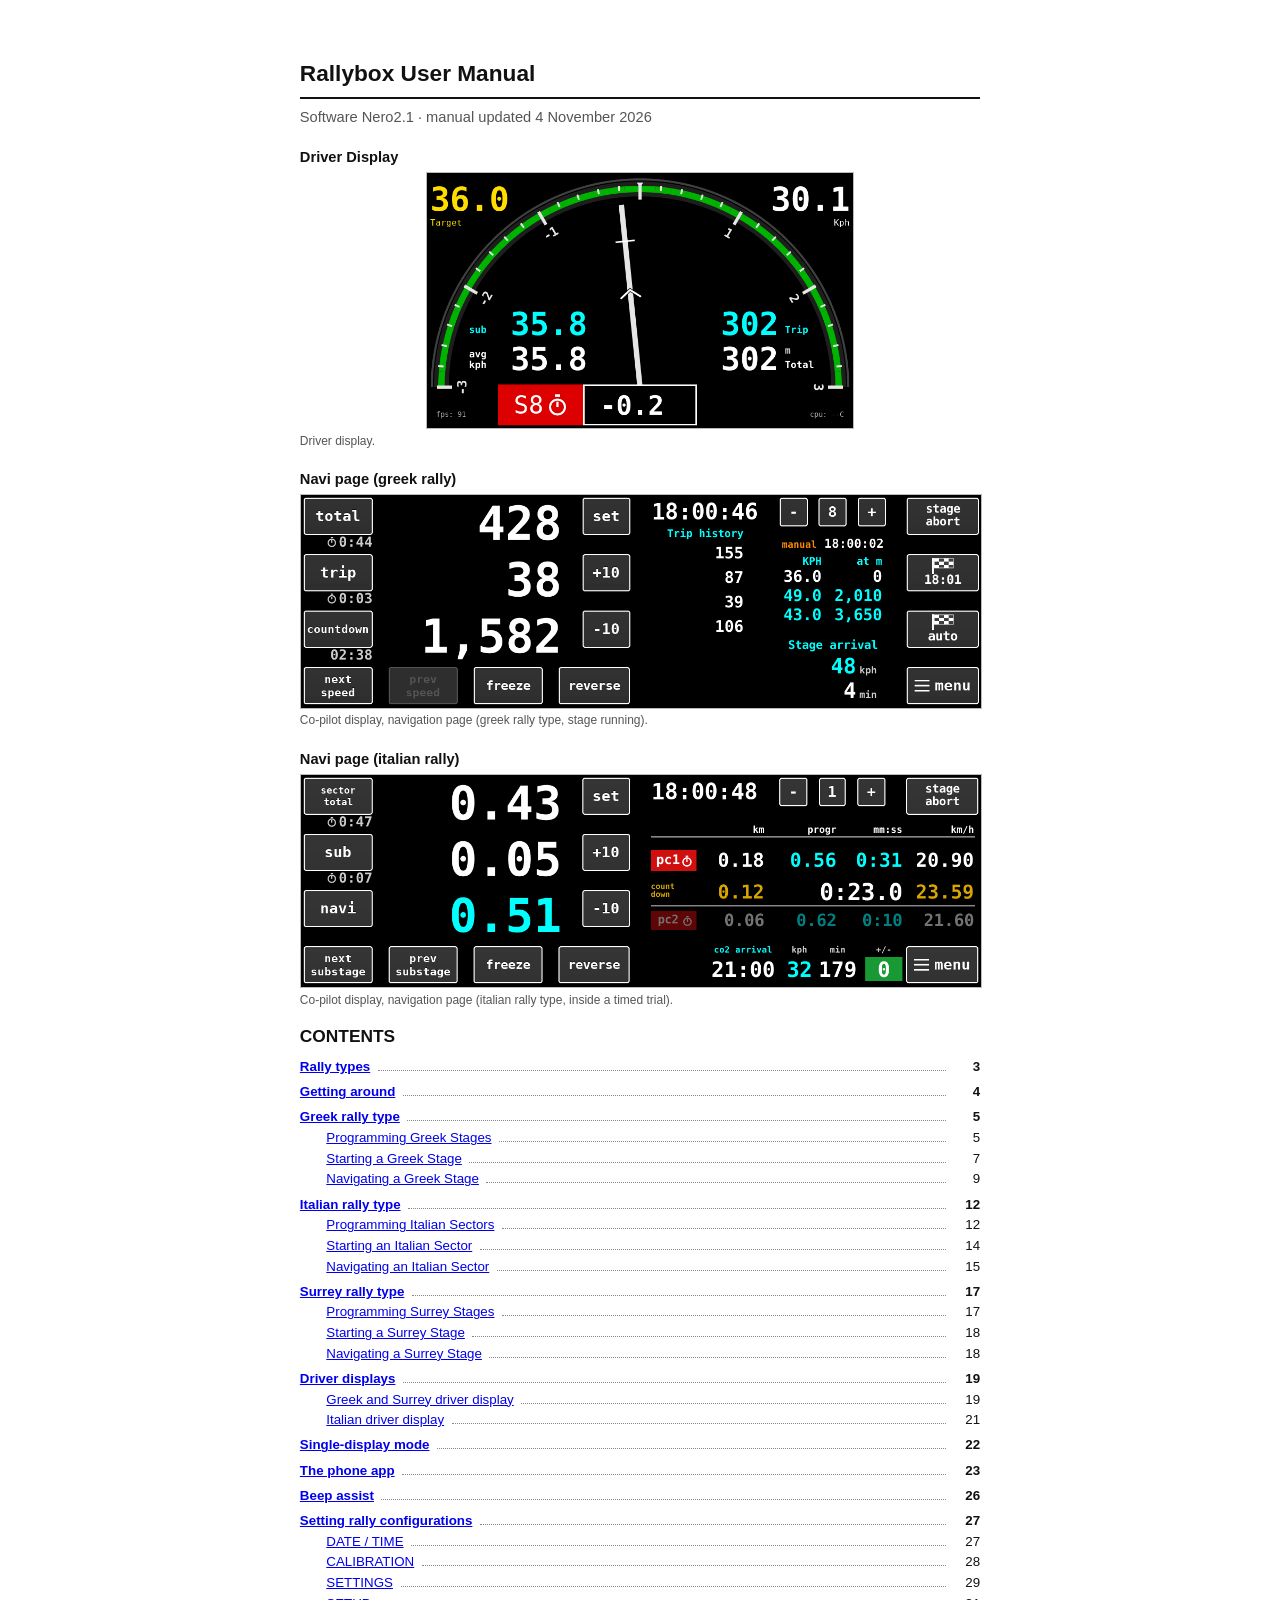
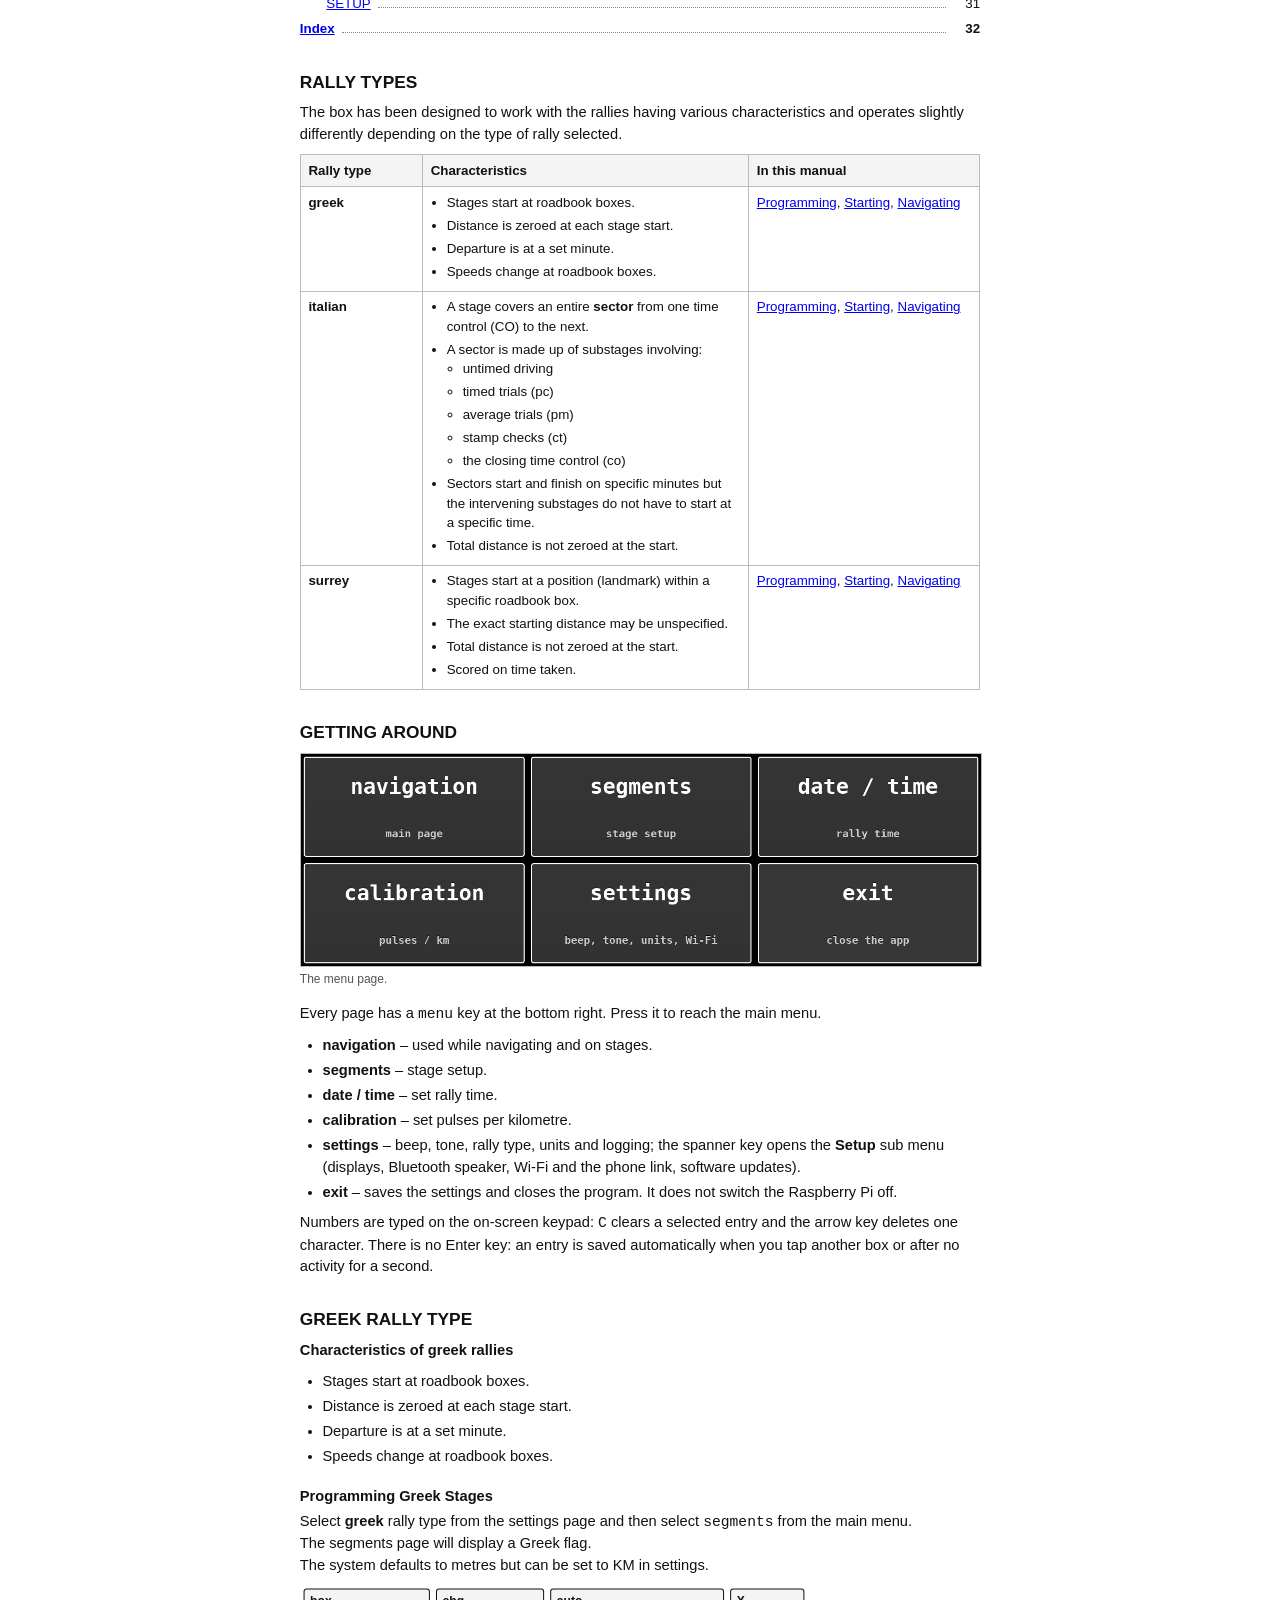
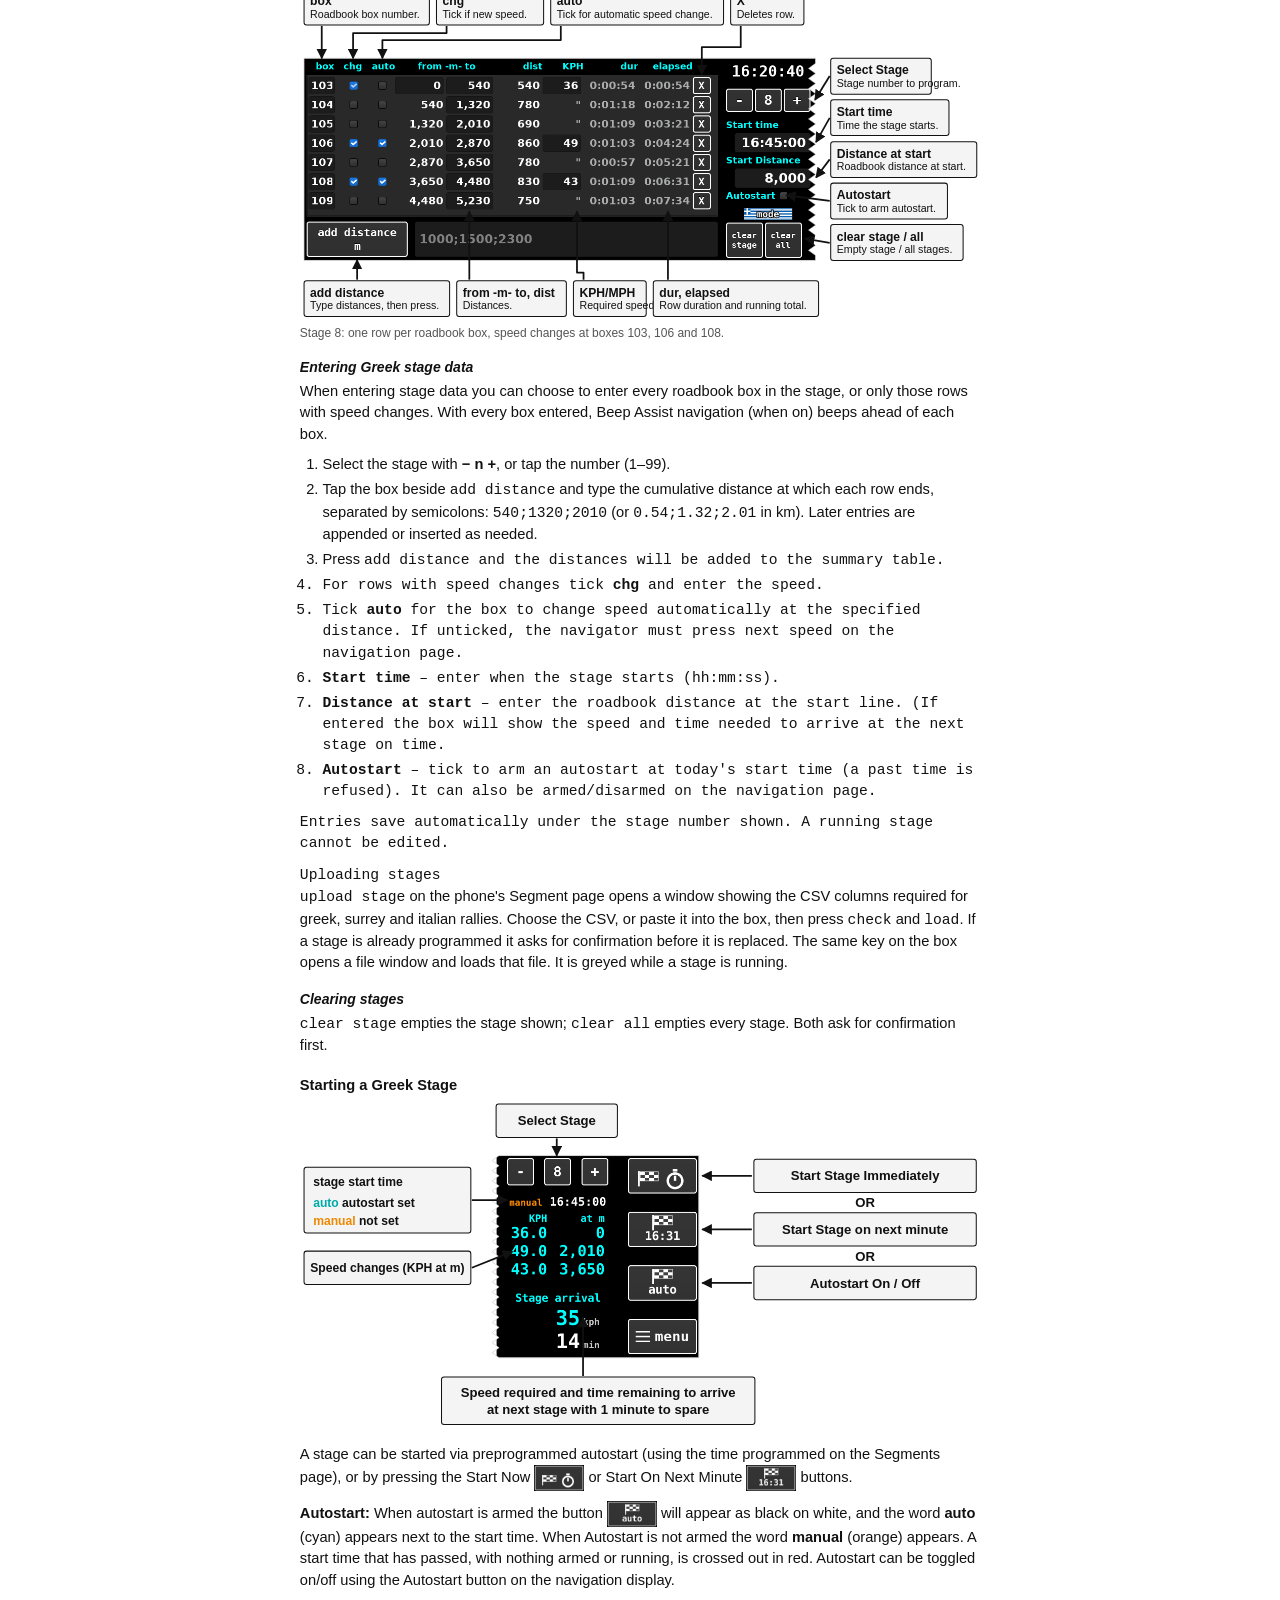
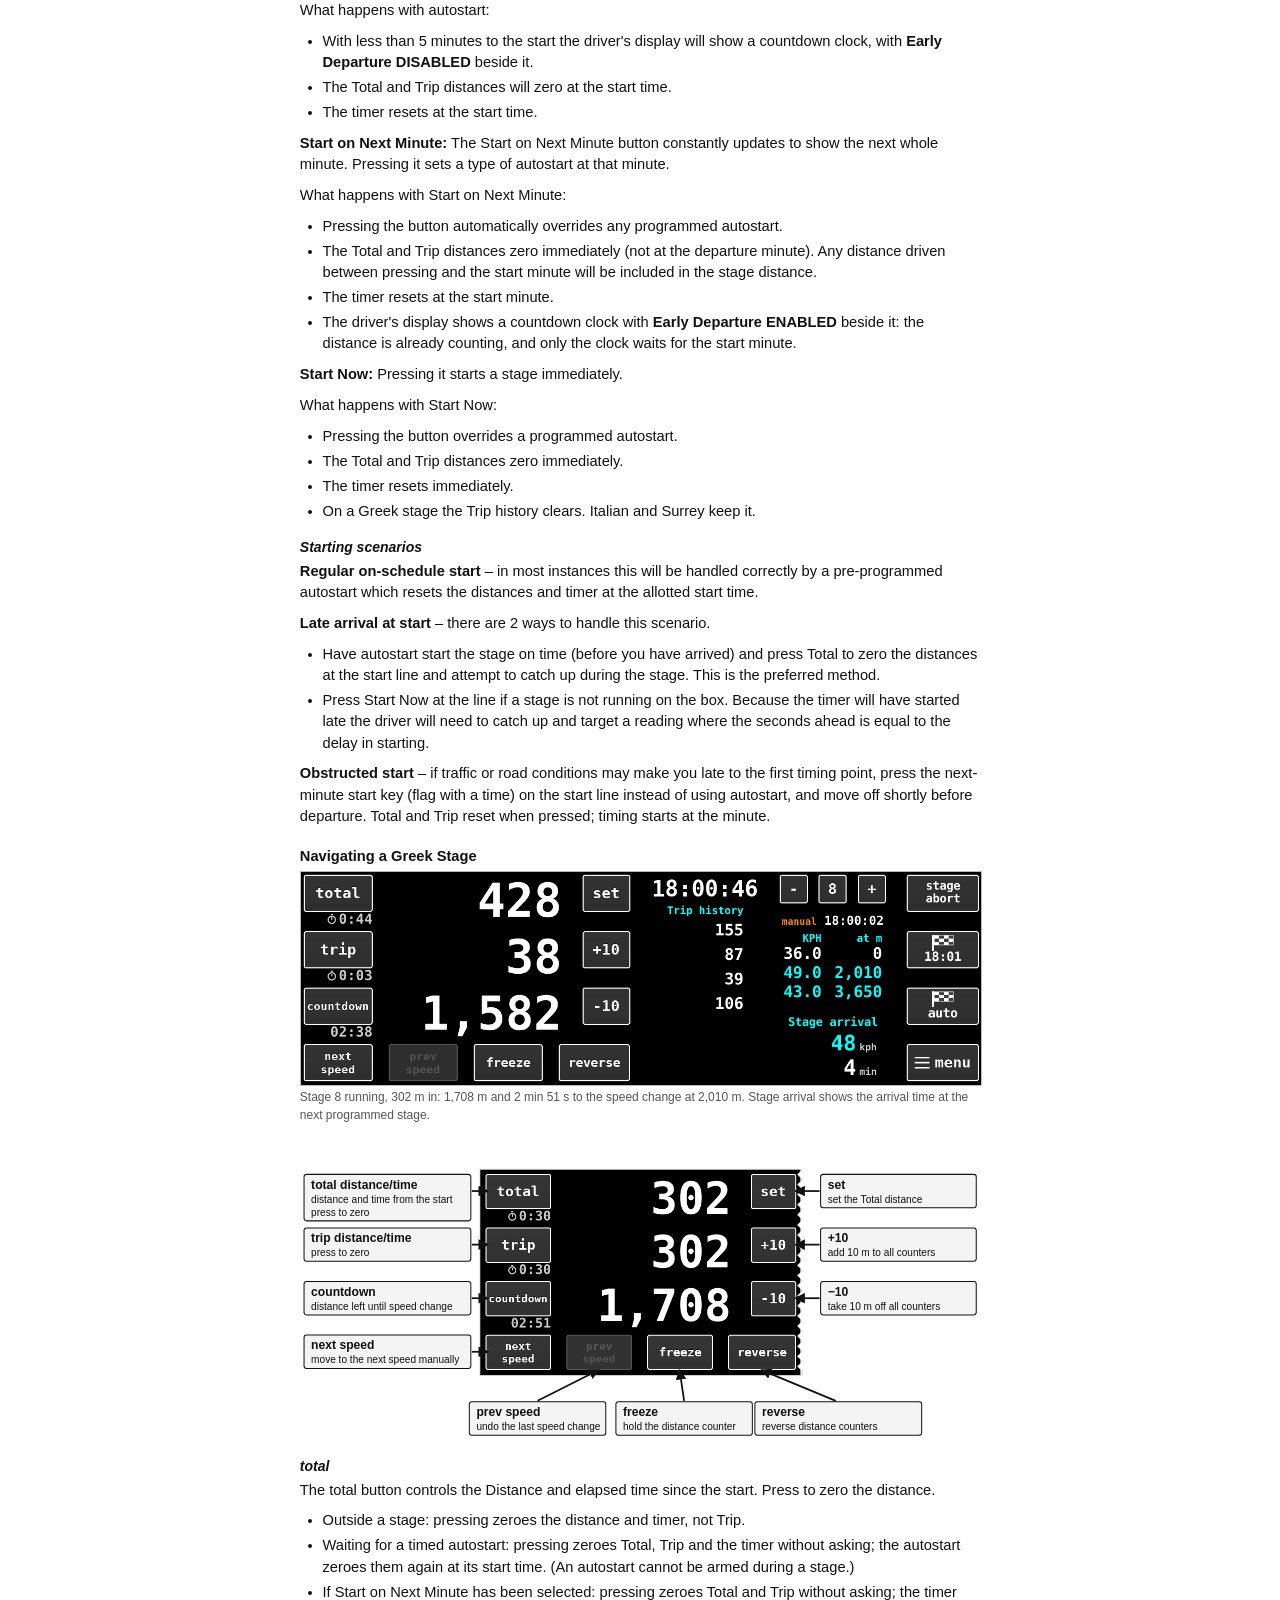
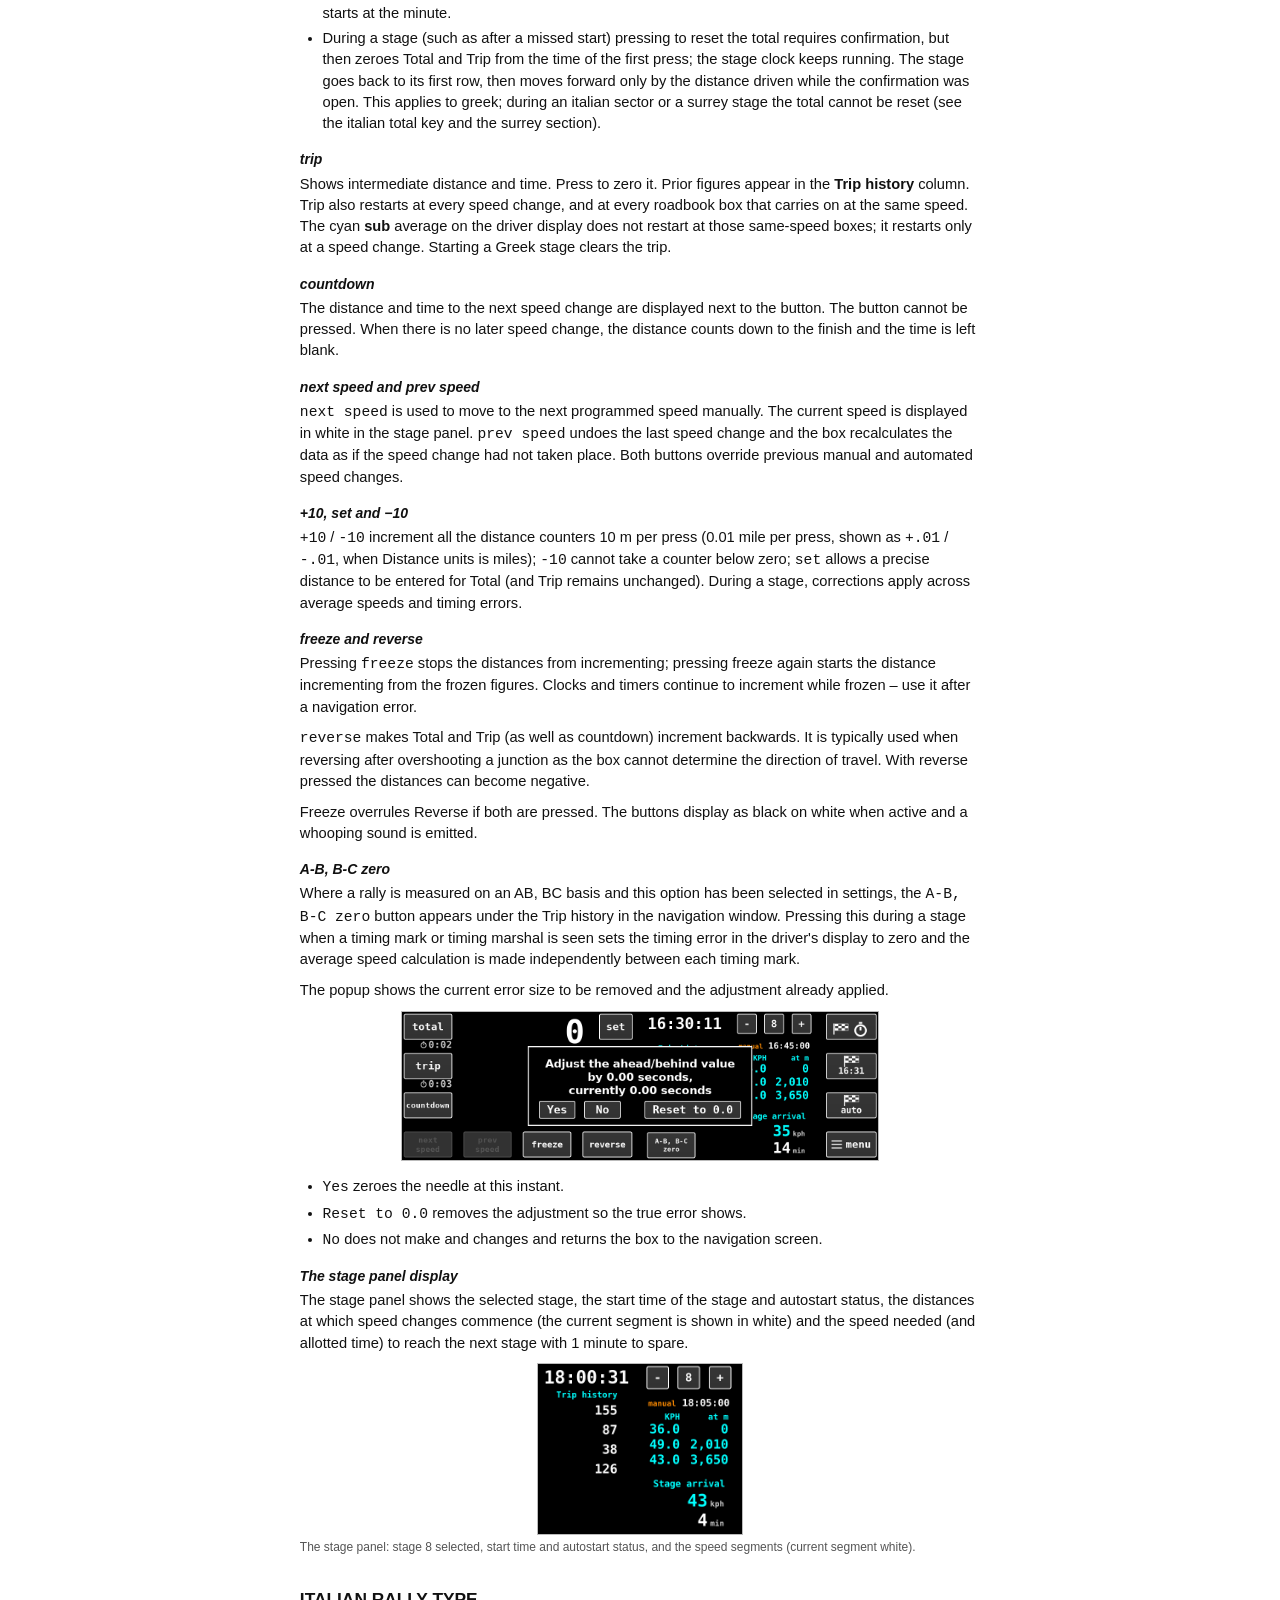
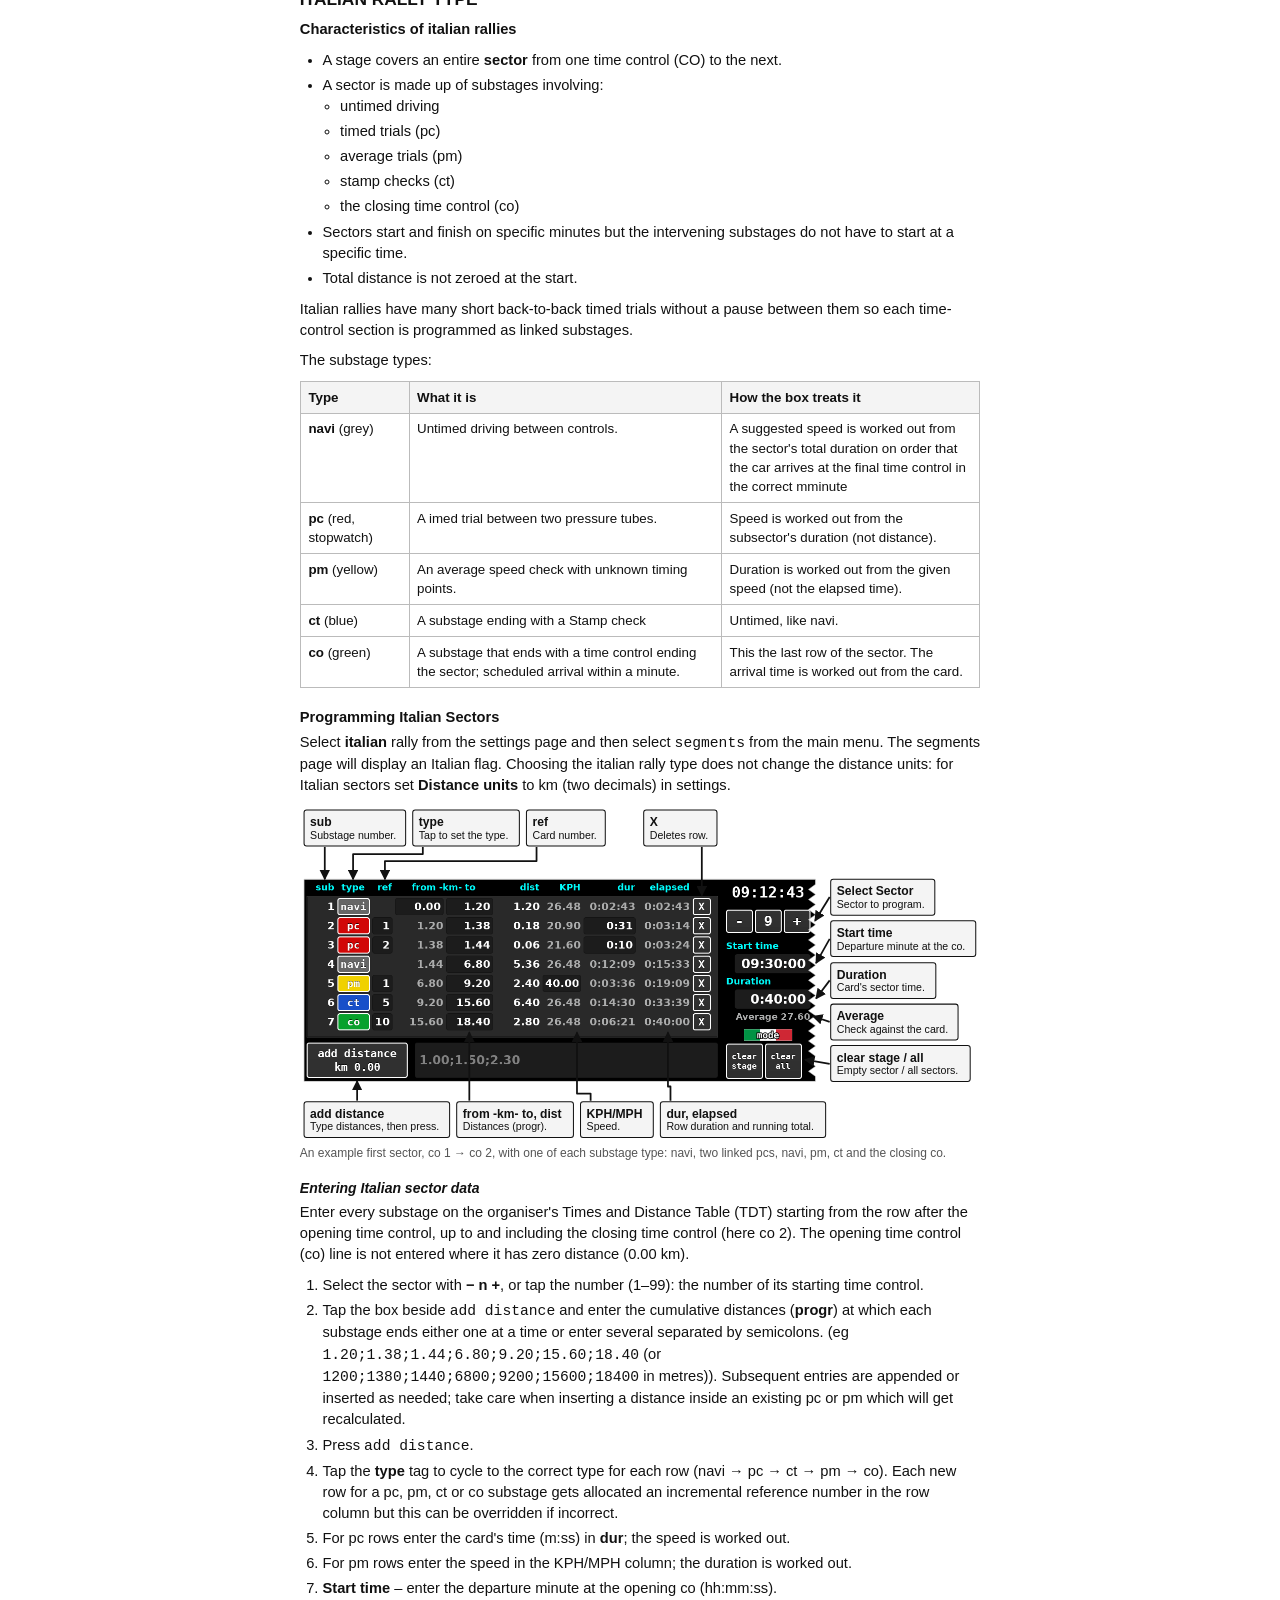
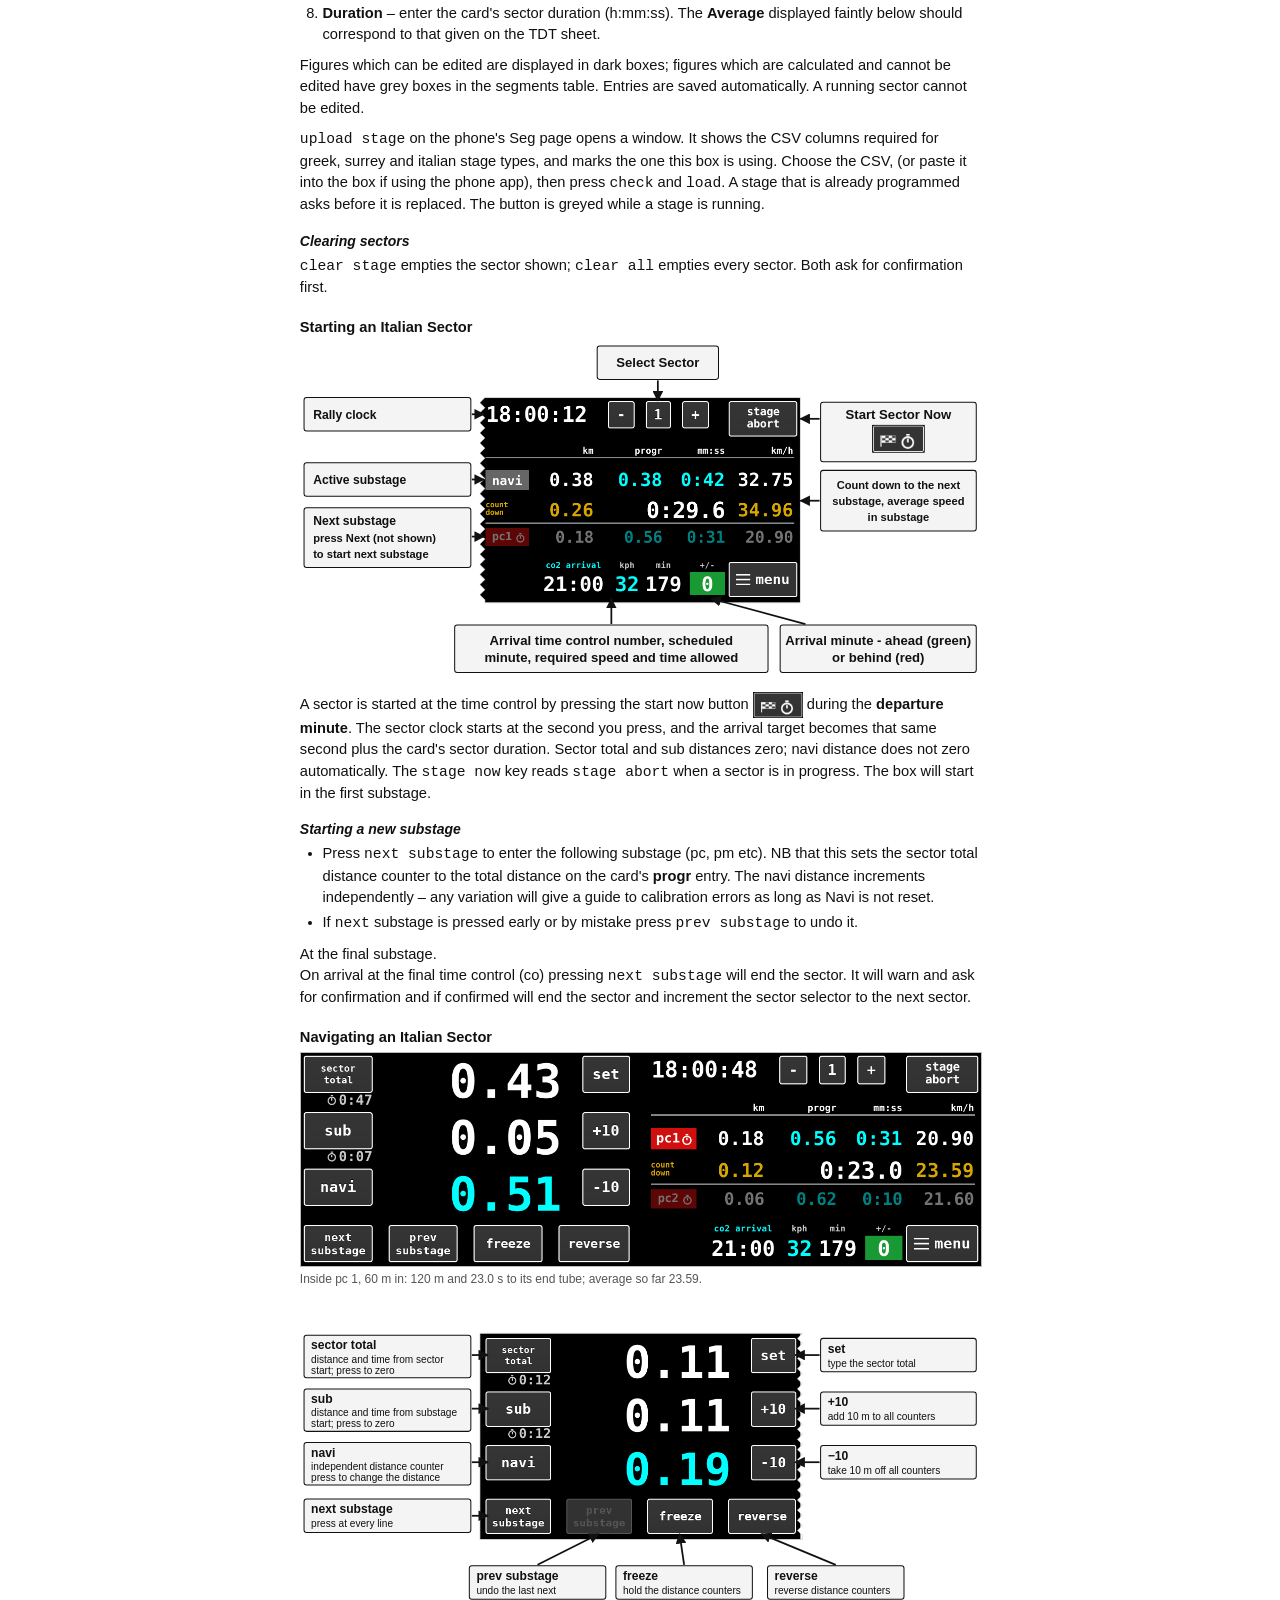
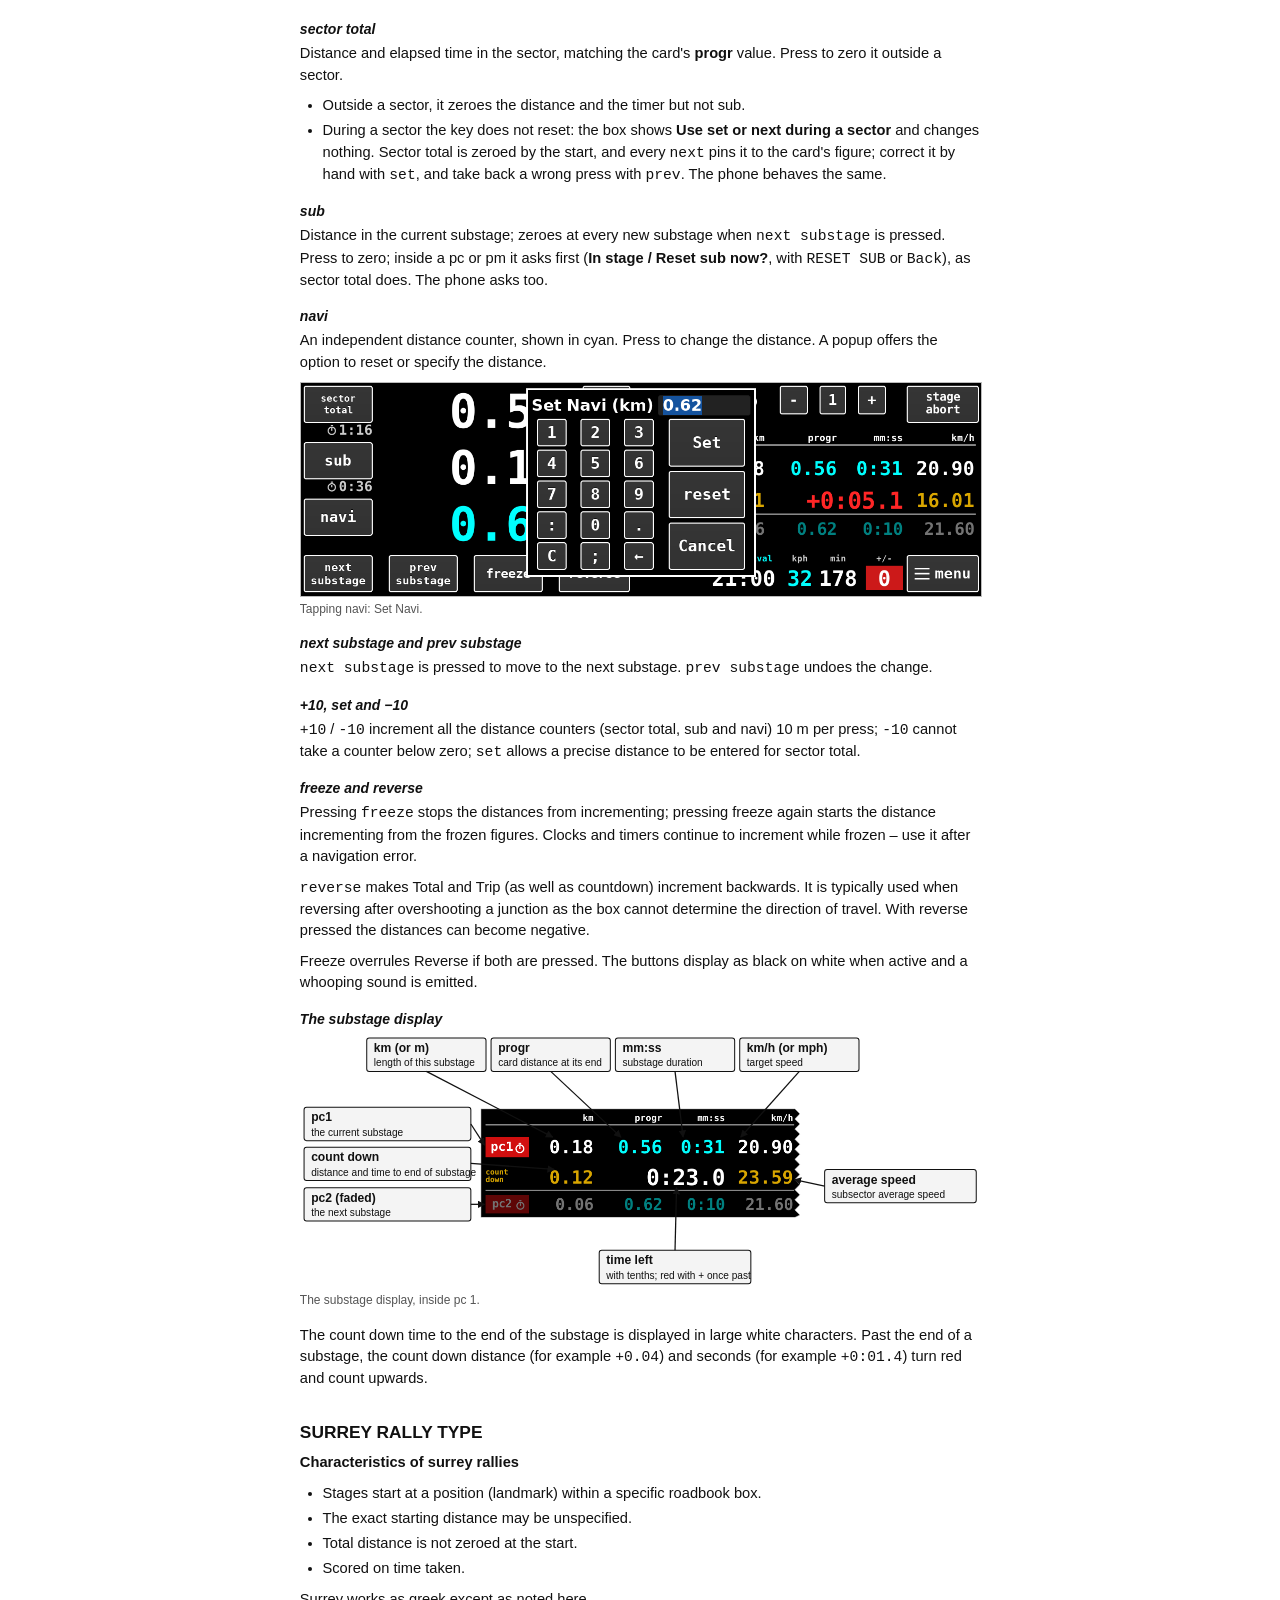
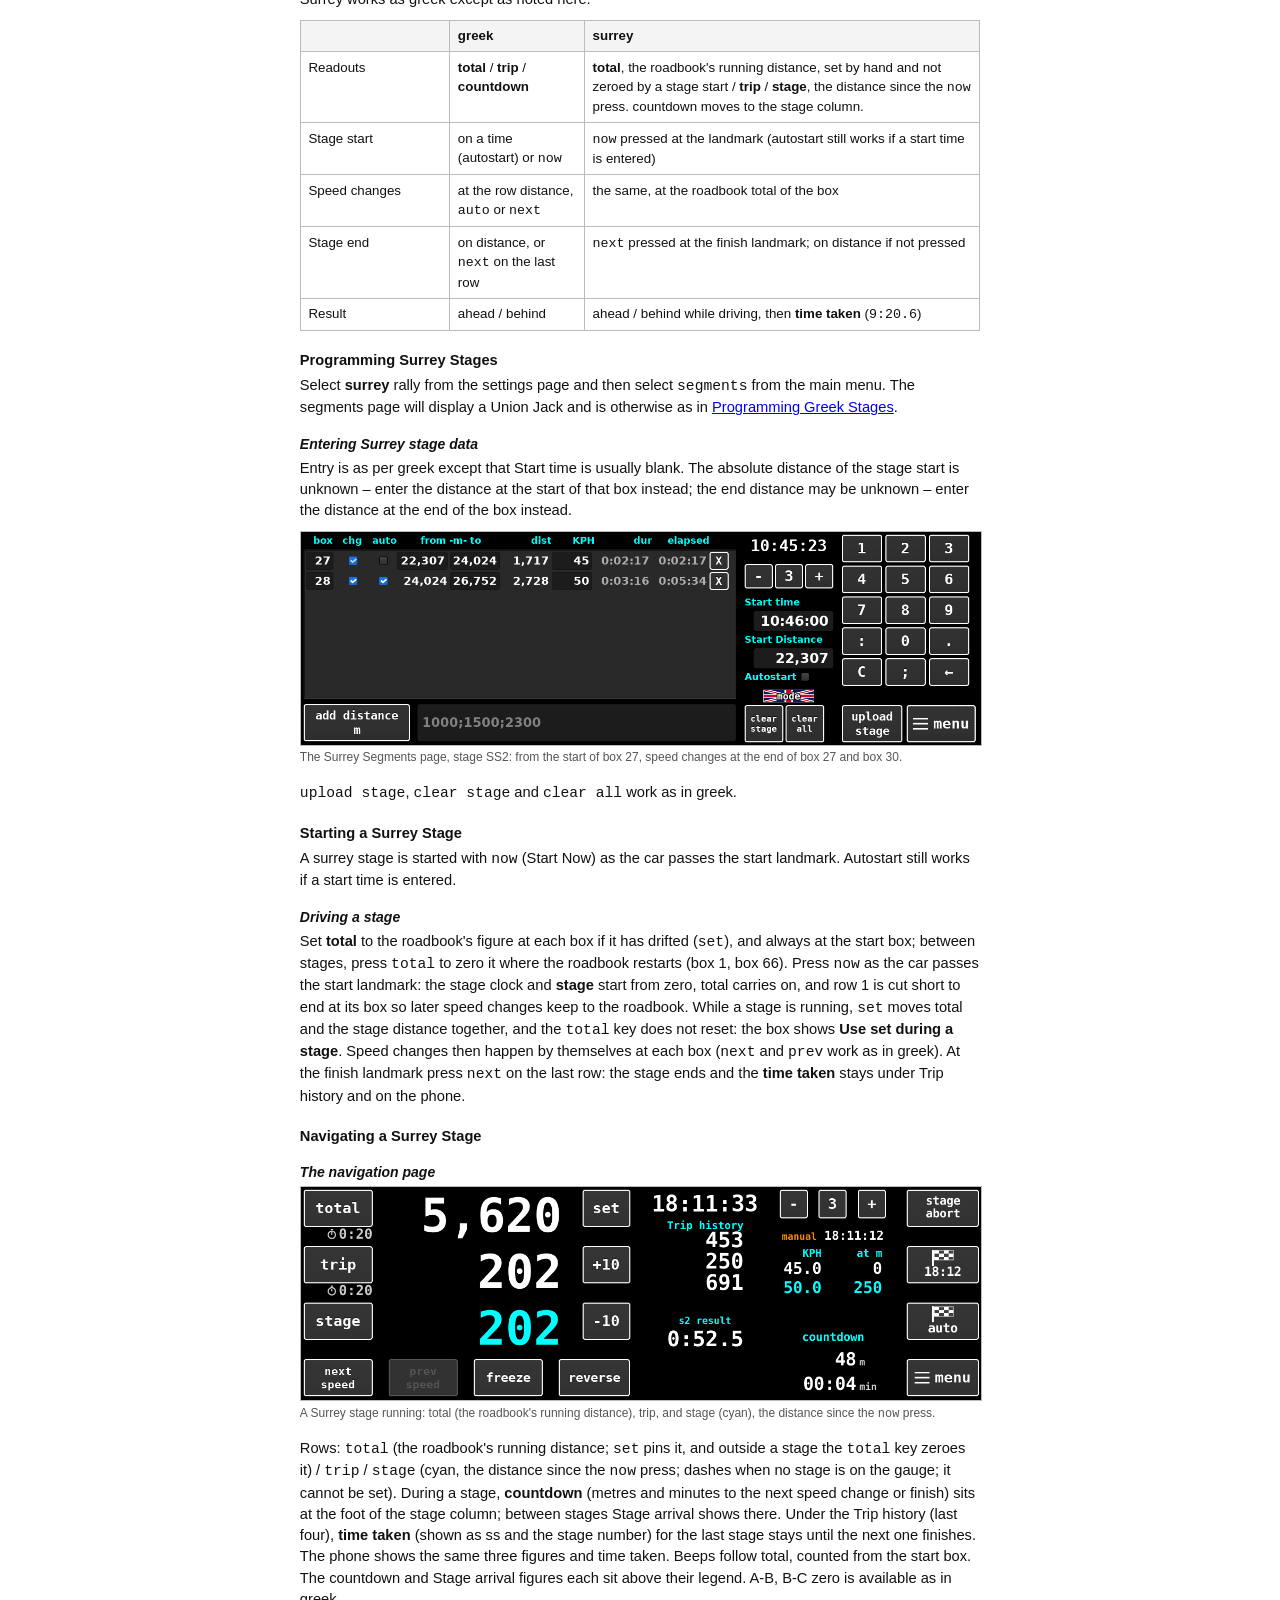
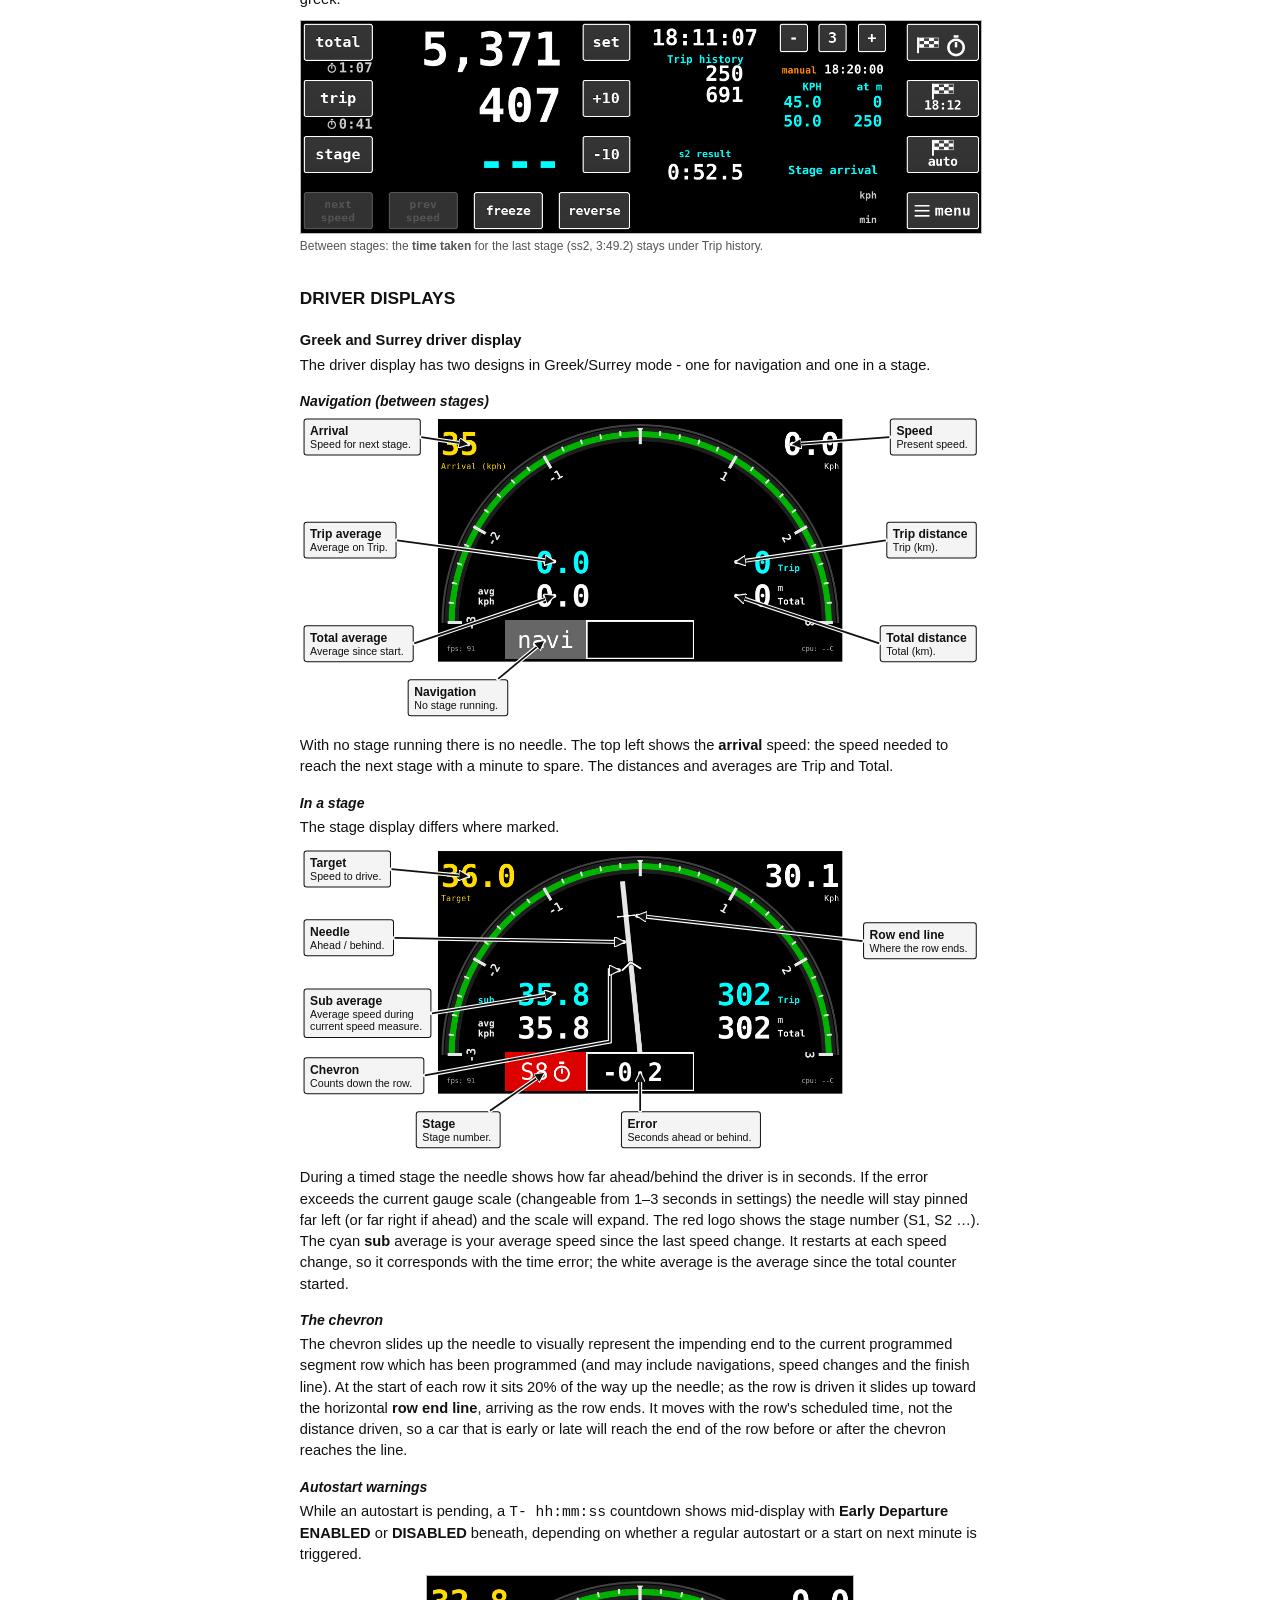
<file: docs/Rallybox_User_Manual.html>
<!DOCTYPE html>
<html lang="en">
<head>
<meta charset="utf-8">
<meta name="viewport" content="width=device-width, initial-scale=1">
<title>Rallybox User Manual</title>
<style>
  :root { --ink: #111; --rule: #bbb; --shade: #f4f4f4; }
  body {
    font-family: Univers, "Univers Next", "Helvetica Neue", Helvetica, Arial, sans-serif;
    font-size: 11pt; line-height: 1.45; color: var(--ink);
    max-width: 180mm; margin: 0 auto; padding: 15mm;
    background: #fff;
  }
  h1 {
    font-size: 17pt; margin: 0 0 4mm; padding-bottom: 2mm;
    border-bottom: 2px solid var(--ink);
  }
  h2 { font-size: 13pt; margin: 8mm 0 2mm; text-transform: uppercase; }
  h3 { font-size: 11pt; margin: 5mm 0 1mm; }
  h4 { font-size: 10.5pt; margin: 4mm 0 1mm; font-style: italic; }
  p { margin: 0 0 2.5mm; }
  ol, ul { margin: 0 0 2.5mm; padding-left: 6mm; }
  li { margin-bottom: 1mm; }
  table {
    border-collapse: collapse; width: 100%;
    margin: 0 0 4mm; font-size: 10pt;
  }
  th, td {
    border: 1px solid var(--rule); padding: 1.5mm 2mm;
    text-align: left; vertical-align: top;
  }
  th { background: var(--shade); font-weight: bold; }
  .controls td:first-child {
    width: 33%; font-family: "DejaVu Sans Mono", Consolas, monospace;
    font-size: 9.5pt;
  }
  .screen { margin: 0 0 4mm; }
  .screen img {
    display: block; width: 100%; height: auto;
    border: 1px solid var(--rule);
  }
  .screen figcaption {
    font-size: 9pt; color: #555; margin-top: 1mm;
  }
  .note {
    margin: 0 0 3mm; padding: 2mm 3mm;
    border-left: 3px solid var(--ink); background: var(--shade);
    font-size: 10pt;
  }

  @page { size: A4 portrait; margin: 15mm; }
  @media print {
    body { max-width: none; margin: 0; padding: 0; font-size: 10pt; }
    h1 { page-break-before: always; }
    h1:first-of-type { page-break-before: avoid; }
    .screen-page { page-break-before: always; page-break-after: always; }
    h2, h3, h4 { page-break-after: avoid; }
    .screen, table, .note { page-break-inside: avoid; }
    a { text-decoration: none; color: var(--ink); }
  }

  .toc-page .toc2, .toc-page .toc3 { display:flex; align-items:baseline; font-size:10pt; line-height:1.55; }
  .toc-page .toc2 { font-weight:bold; margin-top:1.2mm; }
  .toc-page .toc3 { padding-left:7mm; font-weight:normal; }
  .dots { flex:1; border-bottom:1px dotted #888; margin:0 2mm; }
  .pn { min-width:7mm; text-align:right; }
  .ixcols { column-count:2; column-gap:12mm; }
  .ix > span:first-child { white-space:nowrap; }
  .ix { display:flex; align-items:baseline; font-size:10pt; line-height:1.5; break-inside:avoid; }
</style>
</head>
<body>

<div style="page-break-after: always">

<h1 id="top">Rallybox User Manual</h1>
<p style="margin-top: -2mm; color: #555">Software Nero2.1 &middot; manual updated 4 November 2026</p>

<h3>Driver Display</h3>
<figure class="screen">
  <img src="manual-images/driver-screen.png" alt="The driver display" style="width: 62.5%; margin-left: auto; margin-right: auto">
  <figcaption>Driver display.</figcaption>
</figure>

<h3>Navi page (greek rally)</h3>
<figure class="screen">
  <img src="manual-images/main-screen.png" alt="The co-pilot navigation page, greek rally type">
  <figcaption>Co-pilot display, navigation page (greek rally type, stage running).</figcaption>
</figure>

<h3>Navi page (italian rally)</h3>
<figure class="screen">
  <img src="manual-images/italian-pc.png" alt="The co-pilot navigation page, italian rally type">
  <figcaption>Co-pilot display, navigation page (italian rally type, inside a timed trial).</figcaption>
</figure>

</div>

<!--TOC-START-->
<div class="toc-page" style="page-break-after: always">
<h2 style="margin-top:0">Contents</h2>
<div class="toc2"><a href="#rally-types">Rally types</a><span class="dots"></span><span class="pn">3</span></div>
<div class="toc2"><a href="#menu">Getting around</a><span class="dots"></span><span class="pn">4</span></div>
<div class="toc2"><a href="#greek">Greek rally type</a><span class="dots"></span><span class="pn">5</span></div>
<div class="toc3"><a href="#segments">Programming Greek Stages</a><span class="dots"></span><span class="pn">5</span></div>
<div class="toc3"><a href="#starting">Starting a Greek Stage</a><span class="dots"></span><span class="pn">7</span></div>
<div class="toc3"><a href="#main-screen">Navigating a Greek Stage</a><span class="dots"></span><span class="pn">9</span></div>
<div class="toc2"><a href="#italian">Italian rally type</a><span class="dots"></span><span class="pn">12</span></div>
<div class="toc3"><a href="#italian-programming">Programming Italian Sectors</a><span class="dots"></span><span class="pn">12</span></div>
<div class="toc3"><a href="#starting-sector">Starting an Italian Sector</a><span class="dots"></span><span class="pn">14</span></div>
<div class="toc3"><a href="#italian-navigation">Navigating an Italian Sector</a><span class="dots"></span><span class="pn">15</span></div>
<div class="toc2"><a href="#surrey">Surrey rally type</a><span class="dots"></span><span class="pn">17</span></div>
<div class="toc3"><a href="#surrey-programming">Programming Surrey Stages</a><span class="dots"></span><span class="pn">17</span></div>
<div class="toc3"><a href="#surrey-starting">Starting a Surrey Stage</a><span class="dots"></span><span class="pn">18</span></div>
<div class="toc3"><a href="#surrey-navigation">Navigating a Surrey Stage</a><span class="dots"></span><span class="pn">18</span></div>
<div class="toc2"><a href="#driver-displays">Driver displays</a><span class="dots"></span><span class="pn">19</span></div>
<div class="toc3"><a href="#driver-zero">Greek and Surrey driver display</a><span class="dots"></span><span class="pn">19</span></div>
<div class="toc3"><a href="#italian-driver">Italian driver display</a><span class="dots"></span><span class="pn">21</span></div>
<div class="toc2"><a href="#single">Single-display mode</a><span class="dots"></span><span class="pn">22</span></div>
<div class="toc2"><a href="#phone-app">The phone app</a><span class="dots"></span><span class="pn">23</span></div>
<div class="toc2"><a href="#beep-assist">Beep assist</a><span class="dots"></span><span class="pn">26</span></div>
<div class="toc2"><a href="#adjusting-settings">Setting rally configurations</a><span class="dots"></span><span class="pn">27</span></div>
<div class="toc3"><a href="#datetime">DATE / TIME</a><span class="dots"></span><span class="pn">27</span></div>
<div class="toc3"><a href="#calibration">CALIBRATION</a><span class="dots"></span><span class="pn">28</span></div>
<div class="toc3"><a href="#settings">SETTINGS</a><span class="dots"></span><span class="pn">29</span></div>
<div class="toc3"><a href="#setup">SETUP</a><span class="dots"></span><span class="pn">31</span></div>
<div class="toc2"><a href="#manual-index">Index</a><span class="dots"></span><span class="pn">32</span></div>
</div>
<!--TOC-END-->

<section class="screen-page">

<h2 id="rally-types">Rally types</h2>

<p>The box has been designed to work with the rallies having various characteristics and operates slightly differently depending on the type of rally selected.</p>

<table>
<tr><th style="width: 18%">Rally type</th><th>Characteristics  </th><th style="width: 34%">In this manual</th></tr>
<tr><td><b>greek</b></td><td><ul style="margin:0; padding-left:1.2em">
<li>Stages start at roadbook boxes.</li>
<li>Distance is zeroed at each stage start.</li>
<li>Departure is at a set minute.</li>
<li>Speeds change at roadbook boxes.</li>
</ul></td><td><a href="#segments">Programming</a>,
<a href="#starting">Starting</a>, <a href="#main-screen">Navigating</a></td></tr>
<tr><td><b>italian</b></td><td><ul style="margin:0; padding-left:1.2em">
<li>A stage covers an entire <b>sector</b> from one time control (CO) to the next.</li>
<li>A sector is made up of substages involving:
<ul style="margin:0; padding-left:1.2em">
<li>untimed driving</li>
<li>timed trials (pc)</li>
<li>average trials (pm)</li>
<li>stamp checks (ct)</li>
<li>the closing time control (co)</li>
</ul></li>
<li>Sectors start and finish on specific minutes but the intervening substages do not have to start at a specific time.</li>
<li>Total distance is not zeroed at the start.</li>
</ul></td><td><a href="#italian-programming">Programming</a>,
<a href="#starting-sector">Starting</a>, <a href="#italian-navigation">Navigating</a></td></tr>
<tr><td><b>surrey</b></td><td><ul style="margin:0; padding-left:1.2em">
<li>Stages start at a position (landmark) within a specific roadbook box.</li>
<li>The exact starting distance may be unspecified.</li>
<li>Total distance is not zeroed at the start.</li>
<li>Scored on time taken.</li>
</ul></td><td><a href="#surrey-programming">Programming</a>,
<a href="#surrey-starting">Starting</a>, <a href="#surrey-navigation">Navigating</a></td></tr>
</table>

<h2 id="menu" style="page-break-before: always">Getting around</h2>

<figure class="screen">
  <img src="manual-images/menu.png" alt="The menu page">
  <figcaption>The menu page.</figcaption>
</figure>

<p>Every page has a <code>menu</code> key at the bottom right. Press it to reach the main menu.</p>

<ul>
<li><b>navigation</b> &ndash; used while navigating and on stages.</li>
<li><b>segments</b> &ndash; stage setup.</li>
<li><b>date / time</b> &ndash; set rally time.</li>
<li><b>calibration</b> &ndash; set pulses per kilometre.</li>
<li><b>settings</b> &ndash; beep, tone, rally type, units and logging; the spanner key opens
the <b>Setup</b> sub menu (displays, Bluetooth speaker, Wi-Fi and the phone link, software updates).</li>
<li><b>exit</b> &ndash; saves the settings and closes the program. It does not switch the
Raspberry Pi off.</li>
</ul>

<p>Numbers are typed on the on-screen keypad: <code>C</code> clears a selected entry and the
arrow key deletes one character. There is no Enter key: an entry is saved automatically when you tap another box
or after no activity   for a second.</p>

</section>

<section class="screen-page">

<h2 id="greek">Greek rally type</h2>

<p><b>Characteristics of greek rallies</b></p>
<ul>
<li>Stages start at roadbook boxes.</li>
<li>Distance is zeroed at each stage start.</li>
<li>Departure is at a set minute.</li>
<li>Speeds change at roadbook boxes.</li>
</ul>

<h3 id="segments">Programming Greek Stages</h3>

<p>Select <b>greek</b> rally type from the settings page and then select <code>segments</code> from the
main menu. <br>
The segments page will display a Greek flag. <br>
The system defaults to metres  
 but  can be set to KM in settings.</p>

<figure class="screen">
  <svg viewBox="0 0 1346 664" style="display: block; width: 100%; height: auto"
       role="img" aria-label="The greek segments page with each control labelled"
       font-family="Univers, 'Univers Next', 'Helvetica Neue', Helvetica, Arial, sans-serif">
    <defs>
      <marker id="seg-arrow" viewBox="0 0 10 10" refX="9" refY="5"
              markerWidth="6" markerHeight="6" orient="auto-start-reverse">
        <path d="M0,0 L10,5 L0,10 z" fill="#111"/>
      </marker>
      <clipPath id="seg-torn"><path id="seg-torn-edge" d="M8,145 L1020,145 L1020,155 L1006,165 L1020,175 L1006,185 L1020,195 L1006,205 L1020,215 L1006,225 L1020,235 L1006,245 L1020,255 L1006,265 L1020,275 L1006,285 L1020,295 L1006,305 L1020,315 L1006,325 L1020,335 L1006,345 L1020,355 L1006,365 L1020,375 L1006,385 L1020,395 L1006,405 L1020,415 L1006,425 L1020,435 L1006,445 L1020,455 L1006,465 L1020,475 L1006,485 L1020,495 L1006,505 L1020,515 L1006,525 L1020,535 L1020,545 L8,545 Z"/></clipPath>
    </defs>
    <image href="manual-images/segments.png" x="8" y="145" width="1280" height="400"
           clip-path="url(#seg-torn)"/>
    <use href="#seg-torn-edge" fill="none" stroke="#bbb"/>
    <g fill="#111">
      <rect x="8" y="8" width="248" height="71" rx="5" fill="#f4f4f4" stroke="#111" stroke-width="2"/>
      <text x="20" y="40" font-size="24" font-weight="bold">box</text>
      <text x="20" y="65" font-size="21">Roadbook box number.</text>
      <rect x="270" y="8" width="212" height="71" rx="5" fill="#f4f4f4" stroke="#111" stroke-width="2"/>
      <text x="282" y="40" font-size="24" font-weight="bold">chg</text>
      <text x="282" y="65" font-size="21">Tick if new speed.</text>
      <rect x="496" y="8" width="342" height="71" rx="5" fill="#f4f4f4" stroke="#111" stroke-width="2"/>
      <text x="508" y="40" font-size="24" font-weight="bold">auto</text>
      <text x="508" y="65" font-size="21">Tick for automatic speed change.</text>
      <rect x="852" y="8" width="145" height="71" rx="5" fill="#f4f4f4" stroke="#111" stroke-width="2"/>
      <text x="864" y="40" font-size="24" font-weight="bold">X</text>
      <text x="864" y="65" font-size="21">Deletes row.</text>
      <rect x="1050" y="145" width="199" height="71" rx="5" fill="#f4f4f4" stroke="#111" stroke-width="2"/>
      <text x="1062" y="177" font-size="24" font-weight="bold">Select Stage</text>
      <text x="1062" y="202" font-size="21">Stage number to program.</text>
      <rect x="1050" y="227" width="234" height="71" rx="5" fill="#f4f4f4" stroke="#111" stroke-width="2"/>
      <text x="1062" y="259" font-size="24" font-weight="bold">Start time</text>
      <text x="1062" y="284" font-size="21">Time the stage starts.</text>
      <rect x="1050" y="310" width="289" height="71" rx="5" fill="#f4f4f4" stroke="#111" stroke-width="2"/>
      <text x="1062" y="342" font-size="24" font-weight="bold">Distance at start</text>
      <text x="1062" y="366" font-size="21">Roadbook distance at start.</text>
      <rect x="1050" y="392" width="231" height="71" rx="5" fill="#f4f4f4" stroke="#111" stroke-width="2"/>
      <text x="1062" y="424" font-size="24" font-weight="bold">Autostart</text>
      <text x="1062" y="449" font-size="21">Tick to arm autostart.</text>
      <rect x="1050" y="474" width="262" height="71" rx="5" fill="#f4f4f4" stroke="#111" stroke-width="2"/>
      <text x="1062" y="506" font-size="24" font-weight="bold">clear stage / all</text>
      <text x="1062" y="531" font-size="21">Empty stage / all stages.</text>
      <rect x="8" y="585" width="288" height="71" rx="5" fill="#f4f4f4" stroke="#111" stroke-width="2"/>
      <text x="20" y="617" font-size="24" font-weight="bold">add distance</text>
      <text x="20" y="642" font-size="21">Type distances, then press.</text>
      <rect x="310" y="585" width="217" height="71" rx="5" fill="#f4f4f4" stroke="#111" stroke-width="2"/>
      <text x="322" y="617" font-size="24" font-weight="bold">from -m- to, dist</text>
      <text x="322" y="642" font-size="21">Distances.</text>
      <rect x="541" y="585" width="144" height="71" rx="5" fill="#f4f4f4" stroke="#111" stroke-width="2"/>
      <text x="553" y="617" font-size="24" font-weight="bold">KPH/MPH</text>
      <text x="553" y="642" font-size="21">Required speed.</text>
      <rect x="699" y="585" width="327" height="71" rx="5" fill="#f4f4f4" stroke="#111" stroke-width="2"/>
      <text x="711" y="617" font-size="24" font-weight="bold">dur, elapsed</text>
      <text x="711" y="642" font-size="21">Row duration and running total.</text>
    </g>
    <g fill="none" stroke="#111" stroke-width="3.5" stroke-linejoin="round" marker-end="url(#seg-arrow)">
      <line x1="43" y1="81" x2="43" y2="145"/>
      <polyline points="290,81 290,95 105,95 105,145"/>
      <polyline points="516,81 516,109 163,109 163,145"/>
      <polyline points="872,81 872,123 795,123 795,177"/>
      <line x1="1048" y1="180" x2="1019" y2="227"/>
      <line x1="1048" y1="263" x2="1021" y2="311"/>
      <line x1="1048" y1="345" x2="1021" y2="381"/>
      <line x1="1048" y1="427" x2="962" y2="416"/>
      <line x1="1048" y1="510" x2="999" y2="502"/>
      <line x1="113" y1="583" x2="113" y2="544"/>
      <line x1="335" y1="583" x2="335" y2="448"/>
      <polyline points="561,583 561,569 548,569 548,448"/>
      <line x1="728" y1="583" x2="728" y2="448"/>
    </g>
  </svg>
  <figcaption>Stage 8: one row per roadbook box, speed changes at boxes 103, 106 and 108.</figcaption>
</figure>

<h4 id="greek-stage-data">Entering Greek stage data</h4>
<p>When entering stage data you can choose to enter every roadbook box in the stage, or only those rows with speed changes. With every box entered, Beep
Assist navigation (when on) beeps ahead of each box.</p>
<ol>
<li>Select the stage with <b>&minus; n +</b>, or tap the number (1&ndash;99).</li>
<li>Tap the box beside <code>add distance</code> and type the cumulative distance at which each
row ends, separated by semicolons: <code>540;1320;2010</code> (or <code>0.54;1.32;2.01</code> in
km). Later entries are appended or inserted as needed.</li>
<li>Press <code>add distance and the distances will be added to the summary table.</li>
<li>For rows with speed changes tick <b>chg</b> and enter the speed.</li>
<li>Tick <b>auto</b> for the box to change speed automatically at the specified distance. If
unticked, the navigator must press <code>next speed</code> on the navigation page.</li>
<li><b>Start time</b> &ndash; enter when the stage starts (hh:mm:ss).</li>
<li><b>Distance at start</b> &ndash; enter the roadbook distance at the start line. (If entered the box will show the speed and time needed to arrive at the next stage on time.   
</li>
<li><b>Autostart</b> &ndash; tick to arm an autostart at today's start time (a past time is
refused). It can also be armed/disarmed  on the navigation page.</li>
</ol>
<p>Entries save automatically under the stage number shown. A running stage cannot be edited.</p>

<p>Uploading stages<br>
upload stage</code> on the phone's Segment page opens a window showing   the CSV columns required for
greek, surrey and italian rallies.         Choose the CSV, or paste it into the box, then
press <code>check</code> and <code>load</code>. If a stage  is already programmed it asks for confirmation before it
is replaced. The same key on the box opens a file window and loads that file. It is greyed while a stage is running.</p>

<h4>Clearing stages</h4>
<p><code>clear stage</code> empties the stage shown; <code>clear all</code> empties every stage.
Both ask for confirmation first.</p>

</section>

<section class="screen-page">

<h3 id="starting">Starting a Greek Stage</h3>

<figure class="screen">
  <svg viewBox="0 0 1346 650" style="display: block; width: 100%; height: auto"
       role="img" aria-label="The stage selector, start time, speed table, Stage arrival and the three start keys at the right of the navigation page"
       font-family="Univers, 'Univers Next', 'Helvetica Neue', Helvetica, Arial, sans-serif">
    <defs>
      <marker id="start-arrow" viewBox="0 0 10 10" refX="9" refY="5"
              markerWidth="6" markerHeight="6" orient="auto-start-reverse">
        <path d="M0,0 L10,5 L0,10 z" fill="#111"/>
      </marker>
      <clipPath id="start-torn">
        <path id="start-torn-edge" d="M789,110 L394,110 L380,120 L394,130 L380,140 L394,150 L380,160 L394,170 L380,180 L394,190 L380,200 L394,210 L380,220 L394,230 L380,240 L394,250 L380,260 L394,270 L380,280 L394,290 L380,300 L394,310 L380,320 L394,330 L380,340 L394,350 L380,360 L394,370 L380,380 L394,390 L380,400 L394,410 L380,420 L394,430 L380,440 L394,450 L380,460 L394,470 L380,480 L394,490 L380,500 L394,510 L789,510 Z"/>
      </clipPath>
    </defs>
    <image href="manual-images/start-keys.png" x="389" y="110" width="400" height="400"
           clip-path="url(#start-torn)"/>
    <use href="#start-torn-edge" fill="none" stroke="#bbb"/>
    <g fill="#f4f4f4" stroke="#111" stroke-width="2">
      <rect x="898" y="117" width="440" height="66" rx="5"/>
      <rect x="898" y="223" width="440" height="66" rx="5"/>
      <rect x="898" y="329" width="440" height="66" rx="5"/>
      <rect x="388" y="8" width="240" height="66" rx="5"/>
      <rect x="280" y="548" width="620" height="94" rx="5"/>
      <rect x="8" y="133" width="330" height="130" rx="5"/>
      <rect x="8" y="299" width="330" height="66" rx="5"/>
    </g>
    <g fill="none" stroke="#111" stroke-width="3.5" marker-end="url(#start-arrow)">
      <line x1="894" y1="150" x2="796" y2="150"/>
      <line x1="894" y1="256" x2="796" y2="256"/>
      <line x1="894" y1="362" x2="796" y2="362"/>
      <line x1="508" y1="76" x2="508" y2="110"/>
      <line x1="560" y1="546" x2="560" y2="430"/>
      <line x1="340" y1="198" x2="410" y2="198"/>
      <line x1="340" y1="332" x2="420" y2="300"/>
    </g>
    <g font-size="26" font-weight="bold" fill="#111" text-anchor="middle">
      <text x="1118" y="159">Start Stage Immediately</text>
      <text x="1118" y="265">Start Stage on next minute</text>
      <text x="1118" y="371">Autostart On / Off</text>
      <text x="1118" y="212">OR</text>
      <text x="1118" y="318">OR</text>
      <text x="508" y="50">Select Stage</text>
      <text x="590" y="587">Speed required and time remaining to arrive</text>
      <text x="590" y="621">at next stage with 1 minute to spare</text>
    </g>
    <g font-size="24" font-weight="bold" fill="#111">
      <text x="26" y="171">  stage start time</text>
      <text x="26" y="211"><tspan fill="#0aa">auto</tspan> autostart set</text>
      <text x="26" y="247"><tspan fill="#e80">manual</tspan> not set</text>
      <text x="173" y="340" text-anchor="middle">Speed changes (KPH at m)</text>
    </g>
  </svg>
</figure>

<p>A stage can be started via preprogrammed autostart (using the time programmed on the Segments
page), or by pressing the Start Now <img src="manual-images/key-start-now.png" alt="Start Now key" style="height: 1.8em; vertical-align: middle"> or Start On Next Minute
<img src="manual-images/key-next-minute.png" alt="Start On Next Minute key" style="height: 1.8em; vertical-align: middle"> buttons.</p>

<p><b>Autostart:</b> When autostart is armed the button <img src="manual-images/key-autostart.png" alt="Autostart key" style="height: 1.8em; vertical-align: middle"> will appear as
black on white, and the word <b>auto</b> (cyan) appears next to the start time.   
           When Autostart is not
armed the word <b>manual</b> (orange) appears.      A start time that has passed,
with nothing armed or running, is crossed out in red. Autostart can be toggled on/off using   the Autostart button on 
  the navigation display.   </p>

<p>What happens with autostart:</p>
<ul>
<li>With less than 5 minutes to the start the driver's display will show a countdown clock, with <b>Early Departure DISABLED</b> beside it.</li>
<li>The Total and Trip distances will zero at the start time.</li>
<li>The timer resets at the start time.</li>
</ul>

<p><b>Start on Next Minute:</b> The Start on Next Minute button constantly updates to show the next
whole minute. Pressing it sets a type of autostart at that minute.</p>

<p>What happens with Start on Next Minute:</p>
<ul>
<li>Pressing the button automatically overrides any programmed autostart.</li>
<li>The Total and Trip distances zero immediately (not at the departure minute). Any distance driven
between pressing and the start minute will be included in the stage distance.</li>
<li>The timer resets at the start minute.</li>
<li>The driver's display shows a countdown clock with <b>Early Departure ENABLED</b> beside it: the distance is already counting, and only the clock waits for the start minute.</li>
</ul>

<p><b>Start Now:</b> Pressing it starts a stage immediately.</p>

<p>What happens with Start Now:</p>
<ul>
<li>Pressing the button overrides a programmed autostart.</li>
<li>The Total and Trip distances zero immediately.</li>
<li>The timer resets immediately.</li>
<li>On a Greek stage the Trip history clears. Italian and Surrey keep it.</li>
</ul>

<h4>Starting scenarios</h4>

<p><b>Regular on-schedule start</b> &ndash; in most instances this will be handled correctly by a
pre-programmed autostart which resets the distances and timer at the allotted start time.</p>

<p><b>Late arrival at start</b> &ndash; there are 2 ways to handle this scenario.</p>
<ul>
<li>Have autostart start the stage on time (before you have arrived) and press Total to zero the
distances at the start line and attempt to catch up during the stage. This is the preferred
method.</li>
<li>Press Start Now at the line if a stage is not running on the box. Because the timer will have started late the driver will
need to catch up and target a reading where the seconds ahead is equal to the delay in
starting.</li>
</ul>

<p><b>Obstructed start</b> &ndash; if traffic or road conditions  may make you late to the first timing
point, press the next-minute start key (flag with a time) on the start line instead of using autostart, and move off
shortly before departure. Total and Trip reset when pressed; timing starts at the minute.</p>

</section>

<section class="screen-page">

<h3 id="main-screen">Navigating a Greek Stage</h3>

<figure class="screen">
  <img src="manual-images/main-screen.png" alt="The greek navigation page with a stage running">
  <figcaption>Stage 8 running, 302 m in: 1,708 m and 2 min 51 s to the speed change at 2,010 m. Stage arrival shows the arrival time at the next programmed stage.</figcaption>
</figure>

<figure class="screen">
  <svg viewBox="0 0 1346 596" style="display: block; width: 100%; height: auto" role="img" aria-label="The keys on the left of the greek navigation page"
       font-family="Univers, 'Univers Next', 'Helvetica Neue', Helvetica, Arial, sans-serif">
    <defs>
      <marker id="greek-left-arrow" viewBox="0 0 10 10" refX="9" refY="5" markerWidth="6" markerHeight="6" orient="auto-start-reverse">
        <path d="M0,0 L10,5 L0,10 z" fill="#111"/>
      </marker>
      <clipPath id="greek-left-torn">
        <path id="greek-left-torn-edge" d="M356,60 L994,60 L984,70 L994,80 L984,90 L994,100 L984,110 L994,120 L984,130 L994,140 L984,150 L994,160 L984,170 L994,180 L984,190 L994,200 L984,210 L994,220 L984,230 L994,240 L984,250 L994,260 L984,270 L994,280 L984,290 L994,300 L984,310 L994,320 L984,330 L994,340 L984,350 L994,360 L984,370 L994,380 L984,390 L994,400 L984,410 L994,420 L984,430 L994,440 L984,450 L994,460 L994,468 L356,468 Z"/>
      </clipPath>
    </defs>
    <image href="manual-images/greek-left.png" x="356" y="60" width="634" height="408"
           clip-path="url(#greek-left-torn)"/>
    <use href="#greek-left-torn-edge" fill="none" stroke="#bbb"/>
    <g fill="#f4f4f4" stroke="#111" stroke-width="2">
      <rect x="8" y="70" width="330" height="92" rx="5"/>
      <rect x="8" y="176" width="330" height="66" rx="5"/>
      <rect x="8" y="282" width="330" height="66" rx="5"/>
      <rect x="8" y="388" width="330" height="66" rx="5"/>
      <rect x="1030" y="70" width="308" height="66" rx="5"/>
      <rect x="1030" y="176" width="308" height="66" rx="5"/>
      <rect x="1030" y="282" width="308" height="66" rx="5"/>
      <rect x="335" y="520" width="270" height="66" rx="5"/>
      <rect x="625" y="520" width="270" height="66" rx="5"/>
      <rect x="900" y="520" width="330" height="66" rx="5"/>
    </g>
    <g fill="none" stroke="#111" stroke-width="3.5" marker-end="url(#greek-left-arrow)">
      <line x1="340" y1="103" x2="372" y2="103"/>
      <line x1="340" y1="209" x2="372" y2="209"/>
      <line x1="340" y1="315" x2="372" y2="315"/>
      <line x1="340" y1="421" x2="372" y2="421"/>
      <line x1="1028" y1="103" x2="980" y2="103"/>
      <line x1="1028" y1="209" x2="980" y2="209"/>
      <line x1="1028" y1="315" x2="980" y2="315"/>
      <line x1="470" y1="518" x2="591" y2="457"/>
      <line x1="760" y1="518" x2="751" y2="457"/>
      <line x1="1060" y1="518" x2="913" y2="457"/>
    </g>
    <g font-weight="bold" fill="#111">
      <text x="22" y="98" font-size="24">total distance/time</text><text x="22" y="126" font-size="20" font-weight="normal">distance and time from the start</text><text x="22" y="152" font-size="20" font-weight="normal">press to zero</text>
      <text x="22" y="204" font-size="24">trip distance/time</text><text x="22" y="232" font-size="20" font-weight="normal">press to zero</text>
      <text x="22" y="310" font-size="24">countdown</text><text x="22" y="338" font-size="20" font-weight="normal">distance left until speed change</text>
      <text x="22" y="416" font-size="24">next speed</text><text x="22" y="444" font-size="20" font-weight="normal">move  to the next speed manually</text>
      <text x="1044" y="98" font-size="24">set</text><text x="1044" y="126" font-size="20" font-weight="normal">set the  Total distance</text>
      <text x="1044" y="204" font-size="24">+10</text><text x="1044" y="232" font-size="20" font-weight="normal">add 10 m to all counters</text>
      <text x="1044" y="310" font-size="24">&minus;10</text><text x="1044" y="338" font-size="20" font-weight="normal">take 10 m off all counters</text>
      <text x="349" y="548" font-size="24">prev speed</text><text x="349" y="576" font-size="20" font-weight="normal">undo the last speed change</text>
      <text x="639" y="548" font-size="24">freeze</text><text x="639" y="576" font-size="20" font-weight="normal">hold the distance counter</text>
      <text x="914" y="548" font-size="24">reverse</text><text x="914" y="576" font-size="20" font-weight="normal">reverse distance counters   </text>
    </g>
  </svg>
</figure>

<h4>total</h4>
<p>The total button controls the Distance and elapsed time since the start. Press to zero the distance.</p>
<ul>
<li>Outside a stage: pressing zeroes the distance and timer, not Trip.</li>
<li>Waiting for a timed autostart: pressing zeroes Total, Trip and the timer without asking; the autostart
zeroes them again at its start time. (An autostart cannot be armed during a stage.)</li>
<li>If Start on Next Minute has been selected: pressing zeroes Total and Trip without asking; the timer starts at the
minute.</li>
<li>During a stage (such as after a missed start) pressing to reset the total requires confirmation, but   then zeroes Total and Trip from the time of the first press; the
stage clock keeps running. The stage goes back to its first row, then moves forward only by the distance driven while the confirmation was open. This applies to greek; during an italian sector or a surrey stage the total cannot be reset (see the italian total key and the surrey section).</li>
</ul>

<h4>trip</h4>
<p>Shows intermediate distance and time. Press to zero it. Prior   figures appear in the <b>Trip
history</b> column. Trip also restarts at every speed change, and at every roadbook box that carries on at the same speed. The cyan <b>sub</b> average on the driver display does not restart at those same-speed boxes; it restarts only at a speed change. Starting a Greek stage clears the trip.
             </p>

<h4>countdown</h4>
<p>The distance and time to the next speed change are displayed next to the button. The button cannot be pressed. When there is no later speed change, the distance counts down to the finish and the time is left blank.
  </p>

<h4>next speed and prev speed</h4>
<p><code>next speed</code> is used to move to the next programmed speed manually. The current speed is displayed in white in the stage panel. <code>prev speed</code> undoes
the last speed change and the box recalculates the data as if the speed change had not taken place. Both  buttons      override previous manual and automated speed changes.</p>

<h4>+10, set and &minus;10</h4>
<p><code>+10</code> / <code>-10</code> increment all the distance counters           10 m per press (0.01 mile per press, shown as <code>+.01</code> / <code>-.01</code>, when Distance units is miles); <code>-10</code> cannot take a counter below zero; <code>set</code> allows a
precise distance to be entered for Total (and Trip remains unchanged). During a stage, corrections apply across
average speeds and timing errors.</p>

<h4>freeze and reverse</h4>
<p>Pressing <code>freeze</code> stops the distances from incrementing; pressing freeze again starts the distance incrementing from the frozen figures. Clocks and timers continue to increment while frozen &ndash; use it after a navigation error.</p>

<p><code>reverse</code> makes Total and Trip (as well as countdown) increment backwards. It is typically used when reversing after overshooting a junction as the box cannot determine the direction of travel. With reverse pressed the distances can become negative.</p>

<p>Freeze overrules Reverse if both are pressed. The buttons display as black on white when active and a whooping sound is emitted.</p>

<h4>A-B, B-C zero</h4>
<p>Where a rally is measured on an AB, BC basis and this option has been selected in settings, the
<code>A-B, B-C zero</code> button appears under the Trip history in the navigation window. Pressing this during a stage when a
timing mark or timing marshal is seen sets the timing error in the driver's display to zero and  
the average speed calculation is made independently between each timing mark.</p>

<p>The popup shows the current error size to be removed and the adjustment
already applied.</p>

<figure class="screen">
  <img src="manual-images/driver-zero.png" alt="The Adjust Driver Zero question" style="width: 70%; margin-left: auto; margin-right: auto">
</figure>

<ul>
<li><code>Yes</code> zeroes the needle at this instant.</li>
<li><code>Reset to 0.0</code> removes the adjustment so the true error shows.</li>
<li><code>No</code> does not make and changes and returns the box to the navigation screen.</li>
</ul>

<h4>The stage panel display</h4>
<p>The stage panel shows the selected stage, the start time of the stage and autostart status, the
distances at which speed changes commence (the current segment is shown in white) and the speed needed (and allotted time) to reach the
next stage with 1 minute to spare.            
  </p>

<figure class="screen">
  <img src="manual-images/stage-panel.png" alt="The stage panel on the greek navigation page" style="width: 30%; margin-left: auto; margin-right: auto">
  <figcaption>The stage panel: stage 8 selected, start time and autostart status, and the speed segments (current segment white).</figcaption>
</figure>

</section>

<section class="screen-page">

<h2 id="italian">Italian rally type</h2>

<p><b>Characteristics of italian rallies</b></p>
<ul>
<li>A stage covers an entire <b>sector</b> from one time control (CO) to the next.</li>
<li>A sector is made up of substages involving:
<ul style="margin:0; padding-left:1.2em">
<li>untimed driving</li>
<li>timed trials (pc)</li>
<li>average trials (pm)</li>
<li>stamp checks (ct)</li>
<li>the closing time control (co)</li>
</ul></li>
<li>Sectors start and finish on specific minutes but the intervening substages do not have to start at a specific time.</li>
<li>Total distance is not zeroed at the start.</li>
</ul>

<p>Italian rallies have many short back-to-back timed trials without a pause between them so each time-control section is
programmed as linked substages.</p>

<p>The substage types:</p>

<table>
<tr><th style="width: 16%">Type</th><th>What it is</th><th style="width: 38%">How the box treats it</th></tr>
<tr><td><b>navi</b> (grey)</td><td>Untimed driving between controls.</td><td>A suggested speed is worked out from
the sector's total duration on order that the car arrives at the final time control in the correct mminute </td></tr>
<tr><td><b>pc</b> (red, stopwatch)</td><td>A imed trial between two pressure tubes.  
          </td><td>Speed is worked out from the subsector's
duration (not distance).</td></tr>
<tr><td><b>pm</b> (yellow)</td><td>An average speed check with unknown timing points.</td><td>Duration
is worked out from the given speed (not the elapsed time).</td></tr>
<tr><td><b>ct</b> (blue)</td><td>A substage ending with a Stamp check  </td><td>Untimed, like navi.</td></tr>
<tr><td><b>co</b> (green)</td><td>A substage that ends with a time control ending  the sector; scheduled arrival within a   minute.</td><td>This the last row of the sector. The
    arrival time is worked out from the card.</td></tr>
</table>

<h3 id="italian-programming">Programming Italian Sectors</h3>

<p>Select <b>italian</b> rally from the settings page and then select <code>segments</code> from the
main menu. The segments page will display an Italian flag. Choosing the
italian rally type does not change the distance units: for Italian sectors set <b>Distance units</b> to km
(two decimals) in settings.</p>

<figure class="screen">
  <svg viewBox="0 0 1346 664" style="display: block; width: 100%; height: auto"
       role="img" aria-label="The italian segments page with each control labelled"
       font-family="Univers, 'Univers Next', 'Helvetica Neue', Helvetica, Arial, sans-serif">
    <defs>
      <marker id="segit-arrow" viewBox="0 0 10 10" refX="9" refY="5"
              markerWidth="6" markerHeight="6" orient="auto-start-reverse">
        <path d="M0,0 L10,5 L0,10 z" fill="#111"/>
      </marker>
      <clipPath id="segit-torn"><path id="segit-torn-edge" d="M8,145 L1020,145 L1020,155 L1006,165 L1020,175 L1006,185 L1020,195 L1006,205 L1020,215 L1006,225 L1020,235 L1006,245 L1020,255 L1006,265 L1020,275 L1006,285 L1020,295 L1006,305 L1020,315 L1006,325 L1020,335 L1006,345 L1020,355 L1006,365 L1020,375 L1006,385 L1020,395 L1006,405 L1020,415 L1006,425 L1020,435 L1006,445 L1020,455 L1006,465 L1020,475 L1006,485 L1020,495 L1006,505 L1020,515 L1006,525 L1020,535 L1020,545 L8,545 Z"/></clipPath>
    </defs>
    <image href="manual-images/italian-segments.png" x="8" y="145" width="1280" height="400"
           clip-path="url(#segit-torn)"/>
    <use href="#segit-torn-edge" fill="none" stroke="#bbb"/>
    <g fill="#111">
      <rect x="8" y="8" width="201" height="71" rx="5" fill="#f4f4f4" stroke="#111" stroke-width="2"/>
      <text x="20" y="40" font-size="24" font-weight="bold">sub</text>
      <text x="20" y="65" font-size="21">Substage number.</text>
      <rect x="223" y="8" width="211" height="71" rx="5" fill="#f4f4f4" stroke="#111" stroke-width="2"/>
      <text x="235" y="40" font-size="24" font-weight="bold">type</text>
      <text x="235" y="65" font-size="21">Tap to set the type.</text>
      <rect x="448" y="8" width="156" height="71" rx="5" fill="#f4f4f4" stroke="#111" stroke-width="2"/>
      <text x="460" y="40" font-size="24" font-weight="bold">ref</text>
      <text x="460" y="65" font-size="21">Card number.</text>
      <rect x="680" y="8" width="145" height="71" rx="5" fill="#f4f4f4" stroke="#111" stroke-width="2"/>
      <text x="692" y="40" font-size="24" font-weight="bold">X</text>
      <text x="692" y="65" font-size="21">Deletes row.</text>
      <rect x="1050" y="145" width="206" height="71" rx="5" fill="#f4f4f4" stroke="#111" stroke-width="2"/>
      <text x="1062" y="177" font-size="24" font-weight="bold">Select Sector</text>
      <text x="1062" y="202" font-size="21">Sector to program.</text>
      <rect x="1050" y="227" width="287" height="71" rx="5" fill="#f4f4f4" stroke="#111" stroke-width="2"/>
      <text x="1062" y="259" font-size="24" font-weight="bold">Start time</text>
      <text x="1062" y="284" font-size="21">Departure minute at the co.</text>
      <rect x="1050" y="310" width="208" height="71" rx="5" fill="#f4f4f4" stroke="#111" stroke-width="2"/>
      <text x="1062" y="342" font-size="24" font-weight="bold">Duration</text>
      <text x="1062" y="366" font-size="21">Card's sector time.</text>
      <rect x="1050" y="392" width="252" height="71" rx="5" fill="#f4f4f4" stroke="#111" stroke-width="2"/>
      <text x="1062" y="424" font-size="24" font-weight="bold">Average</text>
      <text x="1062" y="449" font-size="21">Check against the card.</text>
      <rect x="1050" y="474" width="276" height="71" rx="5" fill="#f4f4f4" stroke="#111" stroke-width="2"/>
      <text x="1062" y="506" font-size="24" font-weight="bold">clear stage / all</text>
      <text x="1062" y="531" font-size="21">Empty sector / all sectors.</text>
      <rect x="8" y="585" width="288" height="71" rx="5" fill="#f4f4f4" stroke="#111" stroke-width="2"/>
      <text x="20" y="617" font-size="24" font-weight="bold">add distance</text>
      <text x="20" y="642" font-size="21">Type distances, then press.</text>
      <rect x="310" y="585" width="231" height="71" rx="5" fill="#f4f4f4" stroke="#111" stroke-width="2"/>
      <text x="322" y="617" font-size="24" font-weight="bold">from -km- to, dist</text>
      <text x="322" y="642" font-size="21">Distances (progr).</text>
      <rect x="555" y="585" width="144" height="71" rx="5" fill="#f4f4f4" stroke="#111" stroke-width="2"/>
      <text x="567" y="617" font-size="24" font-weight="bold">KPH/MPH</text>
      <text x="567" y="642" font-size="21">Speed.</text>
      <rect x="713" y="585" width="327" height="71" rx="5" fill="#f4f4f4" stroke="#111" stroke-width="2"/>
      <text x="725" y="617" font-size="24" font-weight="bold">dur, elapsed</text>
      <text x="725" y="642" font-size="21">Row duration and running total.</text>
    </g>
    <g fill="none" stroke="#111" stroke-width="3.5" stroke-linejoin="round" marker-end="url(#segit-arrow)">
      <line x1="49" y1="81" x2="49" y2="145"/>
      <polyline points="243,81 243,95 105,95 105,145"/>
      <polyline points="468,81 468,109 168,109 168,145"/>
      <line x1="795" y1="81" x2="795" y2="177"/>
      <line x1="1048" y1="180" x2="1019" y2="227"/>
      <line x1="1048" y1="263" x2="1021" y2="311"/>
      <line x1="1048" y1="345" x2="1021" y2="381"/>
      <line x1="1048" y1="427" x2="1015" y2="416"/>
      <line x1="1048" y1="510" x2="999" y2="502"/>
      <line x1="113" y1="583" x2="113" y2="544"/>
      <line x1="335" y1="583" x2="335" y2="448"/>
      <polyline points="575,583 575,569 548,569 548,448"/>
      <polyline points="733,583 733,555 728,555 728,448"/>
    </g>
  </svg>
  <figcaption>An example first sector, co 1 &rarr; co 2, with one of each substage type: navi, two linked pcs, navi, pm, ct and the closing co.</figcaption>
</figure>

<h4>Entering Italian sector data</h4>
<p>Enter every substage on the organiser's Times and Distance Table (TDT) starting from the row
after the opening time control, up to and including the closing time control (here co 2). The opening time control (co)
line   is not entered where it has zero distance (0.00 km).      </p>
<ol>
<li>Select the sector with <b>&minus; n +</b>, or tap the number (1&ndash;99): the number of its
starting time control.</li>
<li>Tap the box beside <code>add distance</code> and enter the cumulative distances (<b>progr</b>) at
which each substage ends either one at a time or enter several separated by semicolons. (eg <code>1.20;1.38;1.44;6.80;9.20;15.60;18.40</code>
(or <code>1200;1380;1440;6800;9200;15600;18400</code> in metres)). Subsequent  entries are appended or
inserted as needed; take care when inserting a distance inside an existing pc or pm which will get recalculated.</li>
<li>Press <code>add distance</code>.</li>
<li>Tap the <b>type</b> tag to cycle to the correct type for each row (navi &rarr; pc &rarr; ct &rarr; pm &rarr; co). Each  
    new row for a pc, pm, ct or co substage gets allocated an incremental reference number in the row column      but this can be overridden if incorrect.</li>
<li>For pc rows enter the card's time (m:ss) in <b>dur</b>; the speed is worked out.</li>
<li>For pm rows enter the speed in the KPH/MPH column; the duration is worked out.</li>
<li><b>Start time</b> &ndash; enter the departure minute at the opening co (hh:mm:ss).</li>
<li><b>Duration</b> &ndash; enter the card's sector duration (h:mm:ss). The <b>Average</b>
displayed faintly below should correspond to that given on the TDT sheet.</li>
</ol>
<p>Figures which can be edited  are displayed in  dark boxes;  figures which are calculated and cannot be edited have grey boxes in the segments table. Entries are saved
automatically. A running sector cannot be edited.</p>

<p><code>upload stage</code> on the phone's Seg page opens a window. It shows the CSV columns required for
greek, surrey and italian stage types, and marks the one this box is using. Choose the CSV, (or paste it into the box if using the phone app), then
press <code>check</code> and <code>load</code>. A stage that is already programmed asks before it
is replaced. The button              is greyed while a stage is running.</p>

<h4>Clearing sectors</h4>
<p><code>clear stage</code> empties the sector shown; <code>clear all</code> empties every sector.
Both ask for confirmation first.</p>

</section>

<section class="screen-page">

<h3 id="starting-sector">Starting an Italian Sector</h3>

<figure class="screen">
  <svg viewBox="0 0 1346 662" style="display: block; width: 100%; height: auto"
       role="img" aria-label="The clock, sector selector, start key, active substage, count down, next substage, co2 arrival and the minutes ahead or behind on the italian navigation page with a sector running"
       font-family="Univers, 'Univers Next', 'Helvetica Neue', Helvetica, Arial, sans-serif">
    <defs>
      <marker id="it-start-arrow" viewBox="0 0 10 10" refX="9" refY="5"
              markerWidth="6" markerHeight="6" orient="auto-start-reverse">
        <path d="M0,0 L10,5 L0,10 z" fill="#111"/>
      </marker>
      <clipPath id="it-start-torn">
        <path id="it-start-torn-edge" d="M990,110 L366,110 L356,120 L366,130 L356,140 L366,150 L356,160 L366,170 L356,180 L366,190 L356,200 L366,210 L356,220 L366,230 L356,240 L366,250 L356,260 L366,270 L356,280 L366,290 L356,300 L366,310 L356,320 L366,330 L356,340 L366,350 L356,360 L366,370 L356,380 L366,390 L356,400 L366,410 L356,420 L366,430 L356,440 L366,450 L356,460 L366,470 L356,480 L366,490 L356,500 L366,510 L366,516 L990,516 Z"/>
      </clipPath>
    </defs>
    <image href="manual-images/italian-start.png" x="356" y="110" width="634" height="406"
           clip-path="url(#it-start-torn)"/>
    <use href="#it-start-torn-edge" fill="none" stroke="#bbb"/>
    <g fill="#f4f4f4" stroke="#111" stroke-width="2">
      <rect x="588" y="8" width="240" height="66" rx="5"/>
      <rect x="8" y="110" width="330" height="66" rx="5"/>
      <rect x="8" y="239" width="330" height="66" rx="5"/>
      <rect x="8" y="328" width="330" height="118" rx="5"/>
      <rect x="1030" y="119" width="308" height="118" rx="5"/>
      <rect x="950" y="560" width="388" height="94" rx="5"/>
      <rect x="1030" y="254" width="308" height="120" rx="5"/>
      <rect x="306" y="560" width="620" height="94" rx="5"/>
    </g>
    <g fill="none" stroke="#111" stroke-width="3.5" marker-end="url(#it-start-arrow)">
      <line x1="708" y1="76" x2="708" y2="116"/>
      <line x1="340" y1="143" x2="364" y2="143"/>
      <line x1="340" y1="272" x2="364" y2="272"/>
      <line x1="340" y1="385" x2="364" y2="385"/>
      <line x1="1028" y1="152" x2="990" y2="152"/>
      <line x1="616" y1="558" x2="616" y2="508"/>
      <line x1="1000" y1="558" x2="814" y2="508"/>
      <line x1="1028" y1="314" x2="990" y2="314"/>
    </g>
    <g font-size="26" font-weight="bold" fill="#111" text-anchor="middle">
      <text x="708" y="50">Select Sector</text>
      <text x="1184" y="152">Start Sector Now</text>
      <image href="manual-images/key-start-now.png" x="1132" y="164" width="104" height="55"/>
      <text x="1144" y="599">Arrival minute - ahead (green)</text>
      <text x="1144" y="633">or behind (red)</text>
      <text x="1184" y="290" font-size="22">Count down to the next</text>
      <text x="1184" y="322" font-size="22">substage, average speed</text>
      <text x="1184" y="354" font-size="22">in substage</text>
      <text x="616" y="599">Arrival time control number, scheduled</text>
      <text x="616" y="633">minute, required speed and time allowed</text>
    </g>
    <g font-size="24" font-weight="bold" fill="#111">
      <text x="26" y="152">Rally clock</text>
      <text x="26" y="281">Active substage</text>
      <text x="26" y="362">Next substage</text>
      <text x="26" y="396" font-size="22">press Next (not shown)</text>
      <text x="26" y="428" font-size="22">to start next substage</text>
    </g>
  </svg>
</figure>

<p>A sector is started at the time control by pressing the start now button
<img src="manual-images/key-start-now.png" alt="Start Now key" style="height: 1.8em; vertical-align: middle">
during the <b>departure minute</b>. The sector clock starts at the second you press, and the arrival target becomes that same second plus the card's sector duration. Sector total and sub distances zero; navi distance does not zero automatically. The <code>stage now</code> key reads <code>stage abort</code> when a sector is in progress. The box will start in the first substage.</p>

<h4>Starting a new substage</h4>

<ul>
<li>Press <code>next substage</code> to enter the following substage (pc, pm etc). NB that this sets the
sector total distance counter to the total distance on the card's <b>progr</b> entry. The navi
distance increments independently &ndash; any variation will give a guide to calibration errors as
long as Navi is not reset.</li>
<li>If <code>next</code> substage is pressed early or by mistake press <code>prev substage</code> to undo it.</li>
</ul>

<p>At the final substage.<br>
On arrival at the final time control (co) pressing <code>next substage</code> will end the sector. It will warn and ask for confirmation and if confirmed will end the sector and increment the sector selector to the next sector.</p>

</section>

<section class="screen-page">

<h3 id="italian-navigation">Navigating an Italian Sector</h3>


<figure class="screen">
  <img src="manual-images/italian-pc.png" alt="The italian navigation page inside a timed trial">
  <figcaption>Inside pc 1, 60 m in: 120 m and 23.0 s to its end tube; average so far 23.59.</figcaption>
</figure>

<figure class="screen">
  <svg viewBox="0 0 1346 596" style="display: block; width: 100%; height: auto" role="img" aria-label="The keys on the left of the italian navigation page"
       font-family="Univers, 'Univers Next', 'Helvetica Neue', Helvetica, Arial, sans-serif">
    <defs>
      <marker id="italian-left-arrow" viewBox="0 0 10 10" refX="9" refY="5" markerWidth="6" markerHeight="6" orient="auto-start-reverse">
        <path d="M0,0 L10,5 L0,10 z" fill="#111"/>
      </marker>
      <clipPath id="italian-left-torn">
        <path id="italian-left-torn-edge" d="M356,60 L994,60 L984,70 L994,80 L984,90 L994,100 L984,110 L994,120 L984,130 L994,140 L984,150 L994,160 L984,170 L994,180 L984,190 L994,200 L984,210 L994,220 L984,230 L994,240 L984,250 L994,260 L984,270 L994,280 L984,290 L994,300 L984,310 L994,320 L984,330 L994,340 L984,350 L994,360 L984,370 L994,380 L984,390 L994,400 L984,410 L994,420 L984,430 L994,440 L984,450 L994,460 L994,468 L356,468 Z"/>
      </clipPath>
    </defs>
    <image href="manual-images/italian-left.png" x="356" y="60" width="634" height="408"
           clip-path="url(#italian-left-torn)"/>
    <use href="#italian-left-torn-edge" fill="none" stroke="#bbb"/>
    <g fill="#f4f4f4" stroke="#111" stroke-width="2">
      <rect x="8" y="64" width="330" height="84" rx="5"/>
      <rect x="8" y="170" width="330" height="84" rx="5"/>
      <rect x="8" y="276" width="330" height="84" rx="5"/>
      <rect x="8" y="388" width="330" height="66" rx="5"/>
      <rect x="1030" y="70" width="308" height="66" rx="5"/>
      <rect x="1030" y="176" width="308" height="66" rx="5"/>
      <rect x="1030" y="282" width="308" height="66" rx="5"/>
      <rect x="335" y="520" width="270" height="66" rx="5"/>
      <rect x="625" y="520" width="270" height="66" rx="5"/>
      <rect x="925" y="520" width="270" height="66" rx="5"/>
    </g>
    <g fill="none" stroke="#111" stroke-width="3.5" marker-end="url(#italian-left-arrow)">
      <line x1="340" y1="103" x2="372" y2="103"/>
      <line x1="340" y1="209" x2="372" y2="209"/>
      <line x1="340" y1="315" x2="372" y2="315"/>
      <line x1="340" y1="421" x2="372" y2="421"/>
      <line x1="1028" y1="103" x2="980" y2="103"/>
      <line x1="1028" y1="209" x2="980" y2="209"/>
      <line x1="1028" y1="315" x2="980" y2="315"/>
      <line x1="470" y1="518" x2="591" y2="457"/>
      <line x1="760" y1="518" x2="751" y2="457"/>
      <line x1="1060" y1="518" x2="913" y2="457"/>
    </g>
    <g font-weight="bold" fill="#111">
      <text x="22" y="92" font-size="24">sector total</text><text x="22" y="118" font-size="20" font-weight="normal">distance and time from sector</text><text x="22" y="140" font-size="20" font-weight="normal">start; press to zero</text>
      <text x="22" y="198" font-size="24">sub</text><text x="22" y="224" font-size="20" font-weight="normal">distance and time from substage</text><text x="22" y="246" font-size="20" font-weight="normal">start; press to zero</text>
      <text x="22" y="304" font-size="24">navi</text><text x="22" y="330" font-size="20" font-weight="normal">independent distance counter</text><text x="22" y="352" font-size="20" font-weight="normal">press to change the distance</text>
      <text x="22" y="416" font-size="24">next substage</text><text x="22" y="444" font-size="20" font-weight="normal">press at every line</text>
      <text x="1044" y="98" font-size="24">set</text><text x="1044" y="126" font-size="20" font-weight="normal">type the sector total</text>
      <text x="1044" y="204" font-size="24">+10</text><text x="1044" y="232" font-size="20" font-weight="normal">add 10 m to all counters</text>
      <text x="1044" y="310" font-size="24">&minus;10</text><text x="1044" y="338" font-size="20" font-weight="normal">take 10 m off all counters</text>
      <text x="349" y="548" font-size="24">prev substage</text><text x="349" y="576" font-size="20" font-weight="normal">undo the last next</text>
      <text x="639" y="548" font-size="24">freeze</text><text x="639" y="576" font-size="20" font-weight="normal">hold the distance counters</text>
      <text x="939" y="548" font-size="24">reverse</text><text x="939" y="576" font-size="20" font-weight="normal">reverse distance counters   </text>
    </g>
  </svg>
</figure>

<h4>sector total</h4>
<p>Distance and elapsed time in the sector, matching the card's <b>progr</b> value. Press to zero
it outside a sector.</p>
<ul>
<li>Outside a sector, it zeroes the distance and the timer but not sub.</li>
<li>During a sector the key does not reset: the box shows <b>Use set or next during a sector</b> and
changes nothing. Sector total is zeroed by the start, and every <code>next</code> pins it to the card's
figure; correct it by hand with <code>set</code>, and take back a wrong press with <code>prev</code>.
The phone behaves the same.</li>
</ul>

<h4>sub</h4>
<p>Distance in the current substage; zeroes at every new substage when <code>next substage</code>
is pressed. Press to zero; inside a pc or pm it asks first (<b>In stage / Reset sub now?</b>, with
<code>RESET SUB</code> or <code>Back</code>), as sector total does. The phone asks too.</p>

<h4>navi</h4>
<p>An independent distance counter, shown in cyan. Press to change the distance. A popup offers the option to reset  
   or specify the distance.      </p>

<figure class="screen">
  <img src="manual-images/italian-navi-set.png" alt="The Set Navi pop-up">
  <figcaption>Tapping navi: Set Navi.</figcaption>
</figure>

<h4>next substage and prev substage</h4>
<p><code>next substage</code> is pressed to move to the next substage. <code>prev substage</code>
undoes the change.</p>

<h4>+10, set and &minus;10</h4>
<p><code>+10</code> / <code>-10</code> increment all the distance counters (sector total, sub and navi) 10 m per press; <code>-10</code> cannot take a counter below zero;
<code>set</code> allows a precise distance to be entered for sector total.</p>

<h4>freeze and reverse</h4>
<p>Pressing <code>freeze</code> stops the distances from incrementing; pressing freeze again starts the distance incrementing from the frozen figures. Clocks and timers continue to increment while frozen &ndash; use it after a navigation error.</p>

<p><code>reverse</code> makes Total and Trip (as well as countdown) increment backwards. It is typically used when reversing after overshooting a junction as the box cannot determine the direction of travel. With reverse pressed the distances can become negative.</p>

<p>Freeze overrules Reverse if both are pressed. The buttons display as black on white when active and a whooping sound is emitted.</p>

<h4>The substage display</h4>
<figure class="screen">
  <svg viewBox="0 0 1346 506" style="display: block; width: 100%; height: auto" role="img" aria-label="The substage display on the italian navigation page"
       font-family="Univers, 'Univers Next', 'Helvetica Neue', Helvetica, Arial, sans-serif">
    <defs>
      <marker id="italian-card-arrow" viewBox="0 0 10 10" refX="9" refY="5" markerWidth="6" markerHeight="6" orient="auto-start-reverse">
        <path d="M0,0 L10,5 L0,10 z" fill="#111"/>
      </marker>
      <clipPath id="italian-card-torn">
        <path id="italian-card-torn-edge" d="M358,150 L979,150 L989,160 L979,170 L989,180 L979,190 L989,200 L979,210 L989,220 L979,230 L989,240 L979,250 L989,260 L979,270 L989,280 L979,290 L989,300 L979,310 L989,320 L979,330 L989,340 L979,350 L989,360 L979,365 L358,365 Z"/>
      </clipPath>
    </defs>
    <image href="manual-images/italian-card.png" x="358" y="150" width="631" height="215" clip-path="url(#italian-card-torn)"/>
    <use href="#italian-card-torn-edge" fill="none" stroke="#bbb"/>
    <g fill="#111">
      <rect x="132" y="10" width="236" height="66" rx="5" fill="#f4f4f4" stroke="#111" stroke-width="2"/>
      <text x="146" y="38" font-size="24" font-weight="bold">km (or m)</text><text x="146" y="66" font-size="20">length of this substage</text>
      <rect x="378" y="10" width="236" height="66" rx="5" fill="#f4f4f4" stroke="#111" stroke-width="2"/>
      <text x="392" y="38" font-size="24" font-weight="bold">progr</text><text x="392" y="66" font-size="20">card distance at its end</text>
      <rect x="624" y="10" width="236" height="66" rx="5" fill="#f4f4f4" stroke="#111" stroke-width="2"/>
      <text x="638" y="38" font-size="24" font-weight="bold">mm:ss</text><text x="638" y="66" font-size="20">substage duration</text>
      <rect x="870" y="10" width="236" height="66" rx="5" fill="#f4f4f4" stroke="#111" stroke-width="2"/>
      <text x="884" y="38" font-size="24" font-weight="bold">km/h (or mph)</text><text x="884" y="66" font-size="20">target speed</text>
      <rect x="8" y="147" width="330" height="66" rx="5" fill="#f4f4f4" stroke="#111" stroke-width="2"/>
      <text x="22" y="175" font-size="24" font-weight="bold">pc1</text><text x="22" y="203" font-size="20">the current substage  </text>
      <rect x="8" y="226" width="330" height="66" rx="5" fill="#f4f4f4" stroke="#111" stroke-width="2"/>
      <text x="22" y="254" font-size="24" font-weight="bold">count down</text><text x="22" y="282" font-size="20">distance and time to end of substage</text>
      <rect x="8" y="306" width="330" height="66" rx="5" fill="#f4f4f4" stroke="#111" stroke-width="2"/>
      <text x="22" y="334" font-size="24" font-weight="bold">pc2 (faded)</text><text x="22" y="362" font-size="20">the next substage</text>
      <rect x="592" y="430" width="300" height="66" rx="5" fill="#f4f4f4" stroke="#111" stroke-width="2"/>
      <text x="606" y="458" font-size="24" font-weight="bold">time left</text><text x="606" y="486" font-size="20">with tenths; red with + once past</text>
      <rect x="1038" y="270" width="300" height="66" rx="5" fill="#f4f4f4" stroke="#111" stroke-width="2"/>
      <text x="1052" y="298" font-size="24" font-weight="bold">average speed</text><text x="1052" y="326" font-size="20">subsector       average speed</text>
    </g>
    <g stroke="#111" stroke-width="2.5" marker-end="url(#italian-card-arrow)">
      <line x1="250" y1="76" x2="500" y2="206"/>
      <line x1="496" y1="76" x2="635" y2="206"/>
      <line x1="742" y1="76" x2="758" y2="206"/>
      <line x1="988" y1="76" x2="872" y2="206"/>
      <line x1="338" y1="180" x2="365" y2="222"/>
      <line x1="338" y1="258" x2="503" y2="270"/>
      <line x1="338" y1="339" x2="365" y2="339"/>
      <line x1="742" y1="430" x2="745" y2="306"/>
      <line x1="1038" y1="303" x2="978" y2="290"/>
    </g>
  </svg>
  <figcaption>The substage display, inside pc 1.</figcaption>
</figure>

<p>The count down time to the end of the substage is displayed in large white characters.  Past the end of a substage, the count down distance (for example
<code>+0.04</code>) and seconds (for example <code>+0:01.4</code>) turn red and count upwards.  
       </p>

</section>

<section class="screen-page">

<h2 id="surrey">Surrey rally type</h2>

<p><b>Characteristics of surrey rallies</b></p>
<ul>
<li>Stages start at a position (landmark) within a specific roadbook box.</li>
<li>The exact starting distance may be unspecified.</li>
<li>Total distance is not zeroed at the start.</li>
<li>Scored on time taken.</li>
</ul>

<p>           
         
               
                 
        Surrey works as greek except as noted here.</p>

<table>
<tr><th style="width: 22%"></th><th>greek</th><th>surrey</th></tr>
<tr><td>Readouts</td><td><b>total</b> / <b>trip</b> / <b>countdown</b></td><td><b>total</b>, the roadbook's running distance, set by hand and not zeroed by a stage start /
<b>trip</b> / <b>stage</b>, the distance since the <code>now</code> press. countdown moves to the stage column.</td></tr>
<tr><td>Stage start</td><td>on a time (autostart) or <code>now</code></td><td><code>now</code>
pressed at the landmark (autostart still works if a start time is entered)</td></tr>
<tr><td>Speed changes</td><td>at the row distance, <code>auto</code> or <code>next</code></td><td>the
same, at the roadbook total of the box</td></tr>
<tr><td>Stage end</td><td>on distance, or <code>next</code> on the last row</td><td><code>next</code>
pressed at the finish landmark; on distance if not pressed</td></tr>
<tr><td>Result</td><td>ahead / behind</td><td>ahead / behind while driving, then <b>time taken</b>
(<code>9:20.6</code>)</td></tr>
</table>

<h3 id="surrey-programming">Programming Surrey Stages</h3>

<p>Select <b>surrey</b> rally from the settings page and then select <code>segments</code> from the
main menu. The segments page will display a Union Jack and is otherwise as in
<a href="#segments">Programming Greek Stages</a>.</p>

<h4>Entering Surrey stage data</h4>
<p>Entry is as per greek except that Start time is usually blank. The absolute distance of the stage start is
unknown &ndash; enter the distance at the start of that box instead; the end distance may be unknown &ndash;
enter the distance at the end of the box instead.</p>

<figure class="screen">
  <img src="manual-images/surrey-segments.png" alt="The surrey segments page">
  <figcaption>The Surrey Segments page, stage SS2: from the start of box 27, speed changes at the end of box 27 and box 30.</figcaption>
</figure>

<p><code>upload stage</code>, <code>clear stage</code> and <code>clear all</code> work as in greek.</p>

<h3 id="surrey-starting">Starting a Surrey Stage</h3>

<p>A surrey stage is started with <code>now</code> (Start Now) as the car passes the start landmark.
Autostart still works if a start time is entered.</p>

<h4>Driving a stage</h4>
<p>Set <b>total</b> to the roadbook's figure at each box if it has drifted (<code>set</code>), and
always at the start box; between stages, press <code>total</code> to zero it where the roadbook restarts
(box 1, box 66). Press <code>now</code> as the car passes the start landmark: the stage clock and
<b>stage</b> start from zero, total carries on, and row 1 is cut short to end at its box so later speed
changes keep to the roadbook. While a stage is running, <code>set</code> moves total and the stage distance
together, and the <code>total</code> key does not reset: the box shows <b>Use set during a stage</b>. Speed changes then happen by themselves at each
box (<code>next</code> and <code>prev</code> work as in greek). At the finish landmark press <code>next</code>
on the last row: the stage ends and the <b>time taken</b> stays under Trip history and on the phone.</p>

<h3 id="surrey-navigation">Navigating a Surrey Stage</h3>

<h4>The navigation page</h4>
<figure class="screen">
  <img src="manual-images/surrey-nav.png" alt="The surrey navigation page with a stage running">
  <figcaption>A Surrey stage running: total (the roadbook's running distance), trip, and stage (cyan), the distance since the <code>now</code> press.</figcaption>
</figure>
<p>Rows: <code>total</code> (the roadbook's running distance; <code>set</code> pins it, and outside a
stage the <code>total</code> key zeroes it) / <code>trip</code> /
<code>stage</code> (cyan, the distance since the <code>now</code> press; dashes when no stage is on
the gauge; it cannot be set). During a stage,
<b>countdown</b> (metres and minutes to the next speed change or finish) sits at the foot of the
stage column; between stages Stage arrival shows there. Under the Trip history (last four),
<b>time taken</b> (shown as ss and the stage number) for the last stage stays until the next one
finishes. The phone shows the same three figures and time taken. Beeps follow total, counted from the start box. The countdown and Stage
arrival figures each sit above their legend. A-B, B-C zero is available as in greek.</p>

<figure class="screen">
  <img src="manual-images/surrey-nav-idle.png" alt="The surrey navigation page between stages">
  <figcaption>Between stages: the <b>time taken</b> for the last stage (ss2, 3:49.2) stays under Trip history.</figcaption>
</figure>

</section>

<section class="screen-page">

<h2 id="driver-displays">Driver displays</h2>

<h3 id="driver-zero">Greek and Surrey driver display</h3>

<p>The driver display has two designs in Greek/Surrey mode - one for navigation and one in a stage.</p>

<h4>Navigation (between stages)</h4>

<figure class="screen">
  <svg viewBox="0 0 1346 603" style="display: block; width: 100%; height: auto"
       role="img" aria-label="The Greek driver display between stages, each item labelled"
       font-family="Univers, 'Univers Next', 'Helvetica Neue', Helvetica, Arial, sans-serif">
    <defs>
      <marker id="drvgn-arrow" viewBox="0 0 10 10" refX="9" refY="5"
              markerWidth="6" markerHeight="6" orient="auto-start-reverse">
        <path d="M0,0 L10,5 L0,10 z" fill="#111" stroke="#fff" stroke-width="1"/>
      </marker>
    </defs>
    <image href="manual-images/driver-gr-nav.png" x="273" y="8" width="800" height="480"/>
    <g fill="#111">
      <rect x="8" y="8" width="230" height="71" rx="5" fill="#f4f4f4" stroke="#111" stroke-width="2"/>
      <text x="20" y="40" font-size="24" font-weight="bold">Arrival</text>
      <text x="20" y="65" font-size="21">Speed for next stage.</text>
      <rect x="8" y="212" width="182" height="71" rx="5" fill="#f4f4f4" stroke="#111" stroke-width="2"/>
      <text x="20" y="244" font-size="24" font-weight="bold">Trip average</text>
      <text x="20" y="270" font-size="21">Average on Trip.</text>
      <rect x="8" y="417" width="216" height="71" rx="5" fill="#f4f4f4" stroke="#111" stroke-width="2"/>
      <text x="20" y="449" font-size="24" font-weight="bold">Total average</text>
      <text x="20" y="474" font-size="21">Average since start.</text>
      <rect x="1168" y="8" width="170" height="71" rx="5" fill="#f4f4f4" stroke="#111" stroke-width="2"/>
      <text x="1180" y="40" font-size="24" font-weight="bold">Speed</text>
      <text x="1180" y="65" font-size="21">Present speed.</text>
      <rect x="1161" y="212" width="177" height="71" rx="5" fill="#f4f4f4" stroke="#111" stroke-width="2"/>
      <text x="1173" y="244" font-size="24" font-weight="bold">Trip distance</text>
      <text x="1173" y="270" font-size="21">Trip (km).</text>
      <rect x="1148" y="417" width="190" height="71" rx="5" fill="#f4f4f4" stroke="#111" stroke-width="2"/>
      <text x="1160" y="449" font-size="24" font-weight="bold">Total distance</text>
      <text x="1160" y="474" font-size="21">Total (km).</text>
      <rect x="214" y="524" width="197" height="71" rx="5" fill="#f4f4f4" stroke="#111" stroke-width="2"/>
      <text x="226" y="556" font-size="24" font-weight="bold">Navigation</text>
      <text x="226" y="581" font-size="21">No stage running.</text>
    </g>
    <g fill="none" stroke="#fff" stroke-width="8" stroke-linecap="round">
      <line x1="240" y1="44" x2="333" y2="58"/>
      <line x1="192" y1="248" x2="503" y2="290"/>
      <line x1="226" y1="452" x2="503" y2="358"/>
      <line x1="1166" y1="44" x2="973" y2="58"/>
      <line x1="1159" y1="248" x2="863" y2="291"/>
      <line x1="1146" y1="452" x2="863" y2="358"/>
      <line x1="392" y1="522" x2="483" y2="447"/>
    </g>
    <g fill="none" stroke="#111" stroke-width="3.5" marker-end="url(#drvgn-arrow)">
      <line x1="240" y1="44" x2="333" y2="58"/>
      <line x1="192" y1="248" x2="503" y2="290"/>
      <line x1="226" y1="452" x2="503" y2="358"/>
      <line x1="1166" y1="44" x2="973" y2="58"/>
      <line x1="1159" y1="248" x2="863" y2="291"/>
      <line x1="1146" y1="452" x2="863" y2="358"/>
      <line x1="392" y1="522" x2="483" y2="447"/>
    </g>
  </svg>
</figure>

<p>With no stage running there is no needle. The top left shows the
<b>arrival</b> speed: the speed needed to reach the next stage with a minute to spare. The distances and averages are Trip and Total.</p>

<h4>In a stage</h4>

<p>The stage display differs where marked.</p>

<figure class="screen">
  <svg viewBox="0 0 1346 603" style="display: block; width: 100%; height: auto"
       role="img" aria-label="The Greek driver display in a stage, each item labelled"
       font-family="Univers, 'Univers Next', 'Helvetica Neue', Helvetica, Arial, sans-serif">
    <defs>
      <marker id="drvgs-arrow" viewBox="0 0 10 10" refX="9" refY="5"
              markerWidth="6" markerHeight="6" orient="auto-start-reverse">
        <path d="M0,0 L10,5 L0,10 z" fill="#111" stroke="#fff" stroke-width="1"/>
      </marker>
    </defs>
    <image href="manual-images/driver-gr-stage.png" x="273" y="8" width="800" height="480"/>
    <g fill="#111">
      <rect x="8" y="8" width="171" height="71" rx="5" fill="#f4f4f4" stroke="#111" stroke-width="2"/>
      <text x="20" y="40" font-size="24" font-weight="bold">Target</text>
      <text x="20" y="65" font-size="21">Speed to drive.</text>
      <rect x="8" y="144" width="177" height="71" rx="5" fill="#f4f4f4" stroke="#111" stroke-width="2"/>
      <text x="20" y="176" font-size="24" font-weight="bold">Needle</text>
      <text x="20" y="201" font-size="21">Ahead / behind.</text>
      <rect x="8" y="281" width="251" height="96" rx="5" fill="#f4f4f4" stroke="#111" stroke-width="2"/>
      <text x="20" y="313" font-size="24" font-weight="bold">Sub average</text>
      <text x="20" y="338" font-size="21">Average speed during</text>
      <text x="20" y="363" font-size="21">current speed measure.</text>
      <rect x="8" y="417" width="237" height="71" rx="5" fill="#f4f4f4" stroke="#111" stroke-width="2"/>
      <text x="20" y="449" font-size="24" font-weight="bold">Chevron</text>
      <text x="20" y="474" font-size="21">Counts down the row.</text>
      <rect x="1115" y="150" width="223" height="71" rx="5" fill="#f4f4f4" stroke="#111" stroke-width="2"/>
      <text x="1127" y="182" font-size="24" font-weight="bold">Row end line</text>
      <text x="1127" y="207" font-size="21">Where the row ends.</text>
      <rect x="230" y="524" width="166" height="71" rx="5" fill="#f4f4f4" stroke="#111" stroke-width="2"/>
      <text x="242" y="556" font-size="24" font-weight="bold">Stage</text>
      <text x="242" y="581" font-size="21">Stage number.</text>
      <rect x="636" y="524" width="275" height="71" rx="5" fill="#f4f4f4" stroke="#111" stroke-width="2"/>
      <text x="648" y="556" font-size="24" font-weight="bold">Error</text>
      <text x="648" y="581" font-size="21">Seconds ahead or behind.</text>
    </g>
    <g fill="none" stroke="#fff" stroke-width="8" stroke-linecap="round">
      <line x1="181" y1="44" x2="333" y2="58"/>
      <line x1="187" y1="180" x2="641" y2="188"/>
      <line x1="261" y1="329" x2="503" y2="290"/>
      <polyline points="247,452 613,385 613,244 631,244"/>
      <line x1="1113" y1="186" x2="667" y2="136"/>
      <line x1="376" y1="522" x2="483" y2="447"/>
      <line x1="673" y1="522" x2="673" y2="447"/>
    </g>
    <g fill="none" stroke="#111" stroke-width="3.5" marker-end="url(#drvgs-arrow)">
      <line x1="181" y1="44" x2="333" y2="58"/>
      <line x1="187" y1="180" x2="641" y2="188"/>
      <line x1="261" y1="329" x2="503" y2="290"/>
      <polyline points="247,452 613,385 613,244 631,244"/>
      <line x1="1113" y1="186" x2="667" y2="136"/>
      <line x1="376" y1="522" x2="483" y2="447"/>
      <line x1="673" y1="522" x2="673" y2="447"/>
    </g>
  </svg>
</figure>

<p>During a timed stage the needle shows how far ahead/behind the driver is in seconds. If the
error exceeds the current gauge scale (changeable from 1&ndash;3 seconds in settings) the needle will
stay pinned far left (or far right if ahead) and the scale will expand. The red logo shows the stage
number (S1, S2 &hellip;). The cyan <b>sub</b> average is your average speed since the last speed change. It restarts at each speed change, so
it corresponds with the time error; the white average is the average since the total counter started.</p>

<h4 id="chevron-greek">The chevron</h4>
<p>The chevron slides up the needle to visually represent the impending end to the current programmed segment row which has been programmed (and may include navigations, speed changes and the finish line). At the start of each row it sits 20% of the way up the needle; as the row is driven it
slides up toward the horizontal <b>row end line</b>, arriving as the row ends. It moves with the row's scheduled time, not the distance driven, so a car that is early or late will reach the end of the row before or after the chevron reaches the line.</p>

<h4>Autostart warnings</h4>
<p>While an autostart is pending, a <code>T- hh:mm:ss</code> countdown shows mid-display with
<b>Early Departure ENABLED</b> or <b>DISABLED</b> beneath, depending on whether a regular autostart
or a start on next minute is triggered.</p>

<figure class="screen">
  <img src="manual-images/driver-autostart.png" alt="The driver display with an autostart countdown" style="width: 62.5%; margin-left: auto; margin-right: auto">
  <figcaption>Driver display while a start is pending with Early Departure ENABLED: the coming stage (S1) and its target speed, with the T- countdown and Early Departure ENABLED beneath.</figcaption>
</figure>

</section>

<section class="screen-page">

<h3 id="italian-driver">Italian driver display</h3>

<p>The driver display has two designs in Italian mode - one for untimed/navigation substages and one for timed (pc &amp; pm) substages.</p>

<h4>Navigation (navi, ct and co rows)</h4>

<figure class="screen">
  <svg viewBox="0 0 1346 603" style="display: block; width: 100%; height: auto"
       role="img" aria-label="The Italian driver display on a navi row, each item labelled"
       font-family="Univers, 'Univers Next', 'Helvetica Neue', Helvetica, Arial, sans-serif">
    <defs>
      <marker id="drvin-arrow" viewBox="0 0 10 10" refX="9" refY="5"
              markerWidth="6" markerHeight="6" orient="auto-start-reverse">
        <path d="M0,0 L10,5 L0,10 z" fill="#111" stroke="#fff" stroke-width="1"/>
      </marker>
    </defs>
    <image href="manual-images/driver-it-navi.png" x="273" y="8" width="800" height="480"/>
    <g fill="#111">
      <rect x="8" y="8" width="248" height="71" rx="5" fill="#f4f4f4" stroke="#111" stroke-width="2"/>
      <text x="20" y="40" font-size="24" font-weight="bold">Target</text>
      <text x="20" y="65" font-size="21">Substage target speed.</text>
      <rect x="8" y="212" width="217" height="71" rx="5" fill="#f4f4f4" stroke="#111" stroke-width="2"/>
      <text x="20" y="244" font-size="24" font-weight="bold">Substage time</text>
      <text x="20" y="270" font-size="21">Time left (m:ss).</text>
      <rect x="8" y="417" width="248" height="71" rx="5" fill="#f4f4f4" stroke="#111" stroke-width="2"/>
      <text x="20" y="449" font-size="24" font-weight="bold">Total average</text>
      <text x="20" y="474" font-size="21">Average since the start.</text>
      <rect x="1168" y="8" width="170" height="71" rx="5" fill="#f4f4f4" stroke="#111" stroke-width="2"/>
      <text x="1180" y="40" font-size="24" font-weight="bold">Speed</text>
      <text x="1180" y="65" font-size="21">Present speed.</text>
      <rect x="1161" y="212" width="177" height="71" rx="5" fill="#f4f4f4" stroke="#111" stroke-width="2"/>
      <text x="1173" y="244" font-size="24" font-weight="bold">Sub distance</text>
      <text x="1173" y="270" font-size="21">Sub (km/m).</text>
      <rect x="1148" y="417" width="190" height="71" rx="5" fill="#f4f4f4" stroke="#111" stroke-width="2"/>
      <text x="1160" y="449" font-size="24" font-weight="bold">Total distance</text>
      <text x="1160" y="474" font-size="21">Total (km/m).</text>
      <rect x="204" y="524" width="217" height="71" rx="5" fill="#f4f4f4" stroke="#111" stroke-width="2"/>
      <text x="216" y="556" font-size="24" font-weight="bold">Navi substage</text>
      <text x="216" y="581" font-size="21">No pc / pm running.</text>
      <rect x="900" y="524" width="316" height="71" rx="5" fill="#f4f4f4" stroke="#111" stroke-width="2"/>
      <text x="912" y="556" font-size="24" font-weight="bold">Control arrival timing</text>
      <text x="912" y="581" font-size="21">Green ahead, red behind.</text>
    </g>
    <g fill="none" stroke="#fff" stroke-width="8" stroke-linecap="round">
      <line x1="258" y1="44" x2="333" y2="58"/>
      <line x1="227" y1="248" x2="338" y2="136"/>
      <line x1="184" y1="452" x2="503" y2="358"/>
      <line x1="1166" y1="44" x2="973" y2="58"/>
      <line x1="1159" y1="248" x2="863" y2="291"/>
      <line x1="1146" y1="452" x2="863" y2="358"/>
      <line x1="402" y1="522" x2="483" y2="447"/>
      <line x1="1146" y1="522" x2="863" y2="447"/>
    </g>
    <g fill="none" stroke="#111" stroke-width="3.5" marker-end="url(#drvin-arrow)">
      <line x1="258" y1="44" x2="333" y2="58"/>
      <line x1="227" y1="248" x2="338" y2="136"/>
      <line x1="184" y1="452" x2="503" y2="358"/>
      <line x1="1166" y1="44" x2="973" y2="58"/>
      <line x1="1159" y1="248" x2="863" y2="291"/>
      <line x1="1146" y1="452" x2="863" y2="358"/>
      <line x1="402" y1="522" x2="483" y2="447"/>
      <line x1="1146" y1="522" x2="863" y2="447"/>
    </g>
  </svg>
</figure>

<p>The display is similar to those for greek/surrey rallies except the right-hand box shows the <b>minutes</b> in hand to the control arrival minutes: green when ahead, red when behind.</p>

<p>The substage time shows the time still left in the substage. Once past the line it counts up, with a leading <b>+</b>. There is no needle or chevron on these rows.</p>

<h4>In a pc or pm</h4>

<figure class="screen">
  <svg viewBox="0 0 1346 603" style="display: block; width: 100%; height: auto"
       role="img" aria-label="The Italian driver display inside a pc, each item labelled"
       font-family="Univers, 'Univers Next', 'Helvetica Neue', Helvetica, Arial, sans-serif">
    <defs>
      <marker id="drvip-arrow" viewBox="0 0 10 10" refX="9" refY="5"
              markerWidth="6" markerHeight="6" orient="auto-start-reverse">
        <path d="M0,0 L10,5 L0,10 z" fill="#111" stroke="#fff" stroke-width="1"/>
      </marker>
    </defs>
    <image href="manual-images/driver-it-pc.png" x="273" y="8" width="800" height="480"/>
    <g fill="#111">
      <rect x="8" y="8" width="181" height="71" rx="5" fill="#f4f4f4" stroke="#111" stroke-width="2"/>
      <text x="20" y="40" font-size="24" font-weight="bold">Target</text>
      <text x="20" y="65" font-size="21">pc target speed.</text>
      <rect x="8" y="144" width="264" height="71" rx="5" fill="#f4f4f4" stroke="#111" stroke-width="2"/>
      <text x="20" y="176" font-size="24" font-weight="bold">substage time</text>
      <text x="20" y="201" font-size="21">Remaining (m:ss).</text>
      <rect x="8" y="281" width="109" height="71" rx="5" fill="#f4f4f4" stroke="#111" stroke-width="2"/>
      <text x="20" y="313" font-size="24" font-weight="bold">Needle</text>
      <text x="20" y="338" font-size="21">pc error.</text>
      <rect x="8" y="417" width="228" height="71" rx="5" fill="#f4f4f4" stroke="#111" stroke-width="2"/>
      <text x="20" y="449" font-size="24" font-weight="bold">pc average</text>
      <text x="20" y="474" font-size="21">Average over this pc.</text>
      <rect x="1168" y="8" width="170" height="71" rx="5" fill="#f4f4f4" stroke="#111" stroke-width="2"/>
      <text x="1180" y="40" font-size="24" font-weight="bold">Speed</text>
      <text x="1180" y="65" font-size="21">Present speed.</text>
      <rect x="1201" y="144" width="137" height="71" rx="5" fill="#f4f4f4" stroke="#111" stroke-width="2"/>
      <text x="1213" y="176" font-size="24" font-weight="bold">Line tick</text>
      <text x="1213" y="201" font-size="21">The pc line.</text>
      <rect x="1094" y="281" width="244" height="71" rx="5" fill="#f4f4f4" stroke="#111" stroke-width="2"/>
      <text x="1106" y="313" font-size="24" font-weight="bold">Chevron</text>
      <text x="1106" y="338" font-size="21">Countdown to the line.</text>
      <rect x="1148" y="417" width="190" height="71" rx="5" fill="#f4f4f4" stroke="#111" stroke-width="2"/>
      <text x="1160" y="449" font-size="24" font-weight="bold">Total distance</text>
      <text x="1160" y="474" font-size="21">Total (km/m).</text>
      <rect x="262" y="524" width="103" height="71" rx="5" fill="#f4f4f4" stroke="#111" stroke-width="2"/>
      <text x="274" y="556" font-size="24" font-weight="bold">pc1</text>
      <text x="274" y="581" font-size="21">This pc.</text>
      <rect x="576" y="524" width="275" height="71" rx="5" fill="#f4f4f4" stroke="#111" stroke-width="2"/>
      <text x="588" y="556" font-size="24" font-weight="bold">Error</text>
      <text x="588" y="581" font-size="21">Seconds ahead or behind.</text>
      <rect x="924" y="524" width="217" height="71" rx="5" fill="#f4f4f4" stroke="#111" stroke-width="2"/>
      <text x="936" y="556" font-size="24" font-weight="bold">Countdown</text>
      <text x="936" y="581" font-size="21">-.- until the last 5 s.</text>
    </g>
    <g fill="none" stroke="#fff" stroke-width="8" stroke-linecap="round">
      <line x1="191" y1="44" x2="333" y2="58"/>
      <line x1="274" y1="180" x2="338" y2="136"/>
      <line x1="119" y1="316" x2="697" y2="198"/>
      <line x1="238" y1="452" x2="503" y2="358"/>
      <line x1="1166" y1="44" x2="973" y2="58"/>
      <line x1="1199" y1="180" x2="735" y2="137"/>
      <line x1="1092" y1="316" x2="719" y2="293"/>
      <line x1="1146" y1="452" x2="863" y2="358"/>
      <line x1="344" y1="522" x2="483" y2="447"/>
      <line x1="673" y1="522" x2="673" y2="447"/>
      <line x1="1122" y1="522" x2="863" y2="447"/>
    </g>
    <g fill="none" stroke="#111" stroke-width="3.5" marker-end="url(#drvip-arrow)">
      <line x1="191" y1="44" x2="333" y2="58"/>
      <line x1="274" y1="180" x2="338" y2="136"/>
      <line x1="119" y1="316" x2="697" y2="198"/>
      <line x1="238" y1="452" x2="503" y2="358"/>
      <line x1="1166" y1="44" x2="973" y2="58"/>
      <line x1="1199" y1="180" x2="735" y2="137"/>
      <line x1="1092" y1="316" x2="719" y2="293"/>
      <line x1="1146" y1="452" x2="863" y2="358"/>
      <line x1="344" y1="522" x2="483" y2="447"/>
      <line x1="673" y1="522" x2="673" y2="447"/>
      <line x1="1122" y1="522" x2="863" y2="447"/>
    </g>
  </svg>
</figure>

<h4 id="chevron-italian">The chevron</h4>
<p>Due to the short nature of many timed stages, and the increased timing accuracy in Italian stages, the chevron only moves in the last 5 seconds of the stage to visually count down to the end.</p>

</section>

<section class="screen-page">

<h2 id="single">Single-display mode</h2>

<figure class="screen">
  <img src="manual-images/single-display.png" alt="The single-display page">
</figure>

<p>With <b>Force single display</b> on, the driver's gauge shares the co-pilot screen. Keys work as
on the navigation page. Left: Total / Trip / countdown (or navi); beside them, in this order,
<code>set</code>, <code>+10</code> and <code>-10</code>; along the foot: <code>next speed</code>,
<code>prev speed</code>, <code>freeze</code> and <code>reverse</code>. There is no
<code>A-B, B-C zero</code> key in single-display mode. Middle: rally clock and <b>&minus; 1 +</b> stage selector above the
gauge; right: the three flag keys and <code>menu</code>. No Trip history or stage table; other pages
are reached through <code>menu</code>. A pending start's countdown shows over the gauge.</p>

</section>

<section class="screen-page">

<h2 id="phone-app">The phone app</h2>

<p>The phone app works within a phone browser window if the box and phone are on the same network. The box or a phone can be set as the hub. The advantage of using the box as the hub is that multiple devices can be used as displays and it has proven reliable in testing. The disadvantage is that connected phones lose their network connection. The advantage of using the phone as the hub is that it can continue to synch its clock and receive messages, however, multiple wireless screens cannot be attached and when using an iPhone the system will not reconnect automatically if the phone ever loses reception (which is frequent in remote parts).</p>

<p>Connect the phone app to the box using the instructions on the settings page and navigate to the displayed browser address. The page will load more cleanly if the web page is saved to the home screen as this disables tabbed browsing. All box features are mirrored on the phone. In landscape views mirror the box display as closely as possible; in portrait the displays are redesigned to fit the screen.</p>

<div class="phone-pair" style="break-inside: avoid; page-break-inside: avoid; margin-bottom: 6mm">
<p style="margin: 0 0 2mm; page-break-after: avoid; break-after: avoid"><b>Navi</b></p>
<div style="display: flex; justify-content: space-between; align-items: flex-start">
  <img src="manual-images/phone-navi-portrait.png" alt="Phone Navi tab, portrait" style="flex: 0 0 21%; width: 21%; height: auto; border: 1px solid var(--rule)">
  <img src="manual-images/phone-navi-landscape.png" alt="Phone Navi tab, landscape" style="flex: 0 0 74%; width: 74%; height: auto; border: 1px solid var(--rule)">
</div>
</div>
<div class="phone-pair" style="break-inside: avoid; page-break-inside: avoid; margin-bottom: 6mm">
<p style="margin: 0 0 2mm; page-break-after: avoid; break-after: avoid"><b>Drv</b></p>
<div style="display: flex; justify-content: space-between; align-items: flex-start">
  <img src="manual-images/phone-drv-portrait.png" alt="Phone Drv tab, portrait" style="flex: 0 0 21%; width: 21%; height: auto; border: 1px solid var(--rule)">
  <img src="manual-images/phone-drv-landscape.png" alt="Phone Drv tab, landscape" style="flex: 0 0 74%; width: 74%; height: auto; border: 1px solid var(--rule)">
</div>
</div>

</section>

<section class="screen-page">

<div class="phone-pair" style="break-inside: avoid; page-break-inside: avoid; margin-bottom: 6mm">
<p style="margin: 0 0 2mm; page-break-after: avoid; break-after: avoid"><b>Seg</b></p>
<div style="display: flex; justify-content: space-between; align-items: flex-start">
  <img src="manual-images/phone-seg-portrait.png" alt="Phone Seg tab, portrait" style="flex: 0 0 21%; width: 21%; height: auto; border: 1px solid var(--rule)">
  <img src="manual-images/phone-seg-landscape.png" alt="Phone Seg tab, landscape" style="flex: 0 0 74%; width: 74%; height: auto; border: 1px solid var(--rule)">
</div>
</div>
<div class="phone-pair" style="break-inside: avoid; page-break-inside: avoid; margin-bottom: 6mm">
<p style="margin: 0 0 2mm; page-break-after: avoid; break-after: avoid"><b>Set</b></p>
<div style="display: flex; justify-content: space-between; align-items: flex-start">
  <img src="manual-images/phone-set-portrait.png" alt="Phone Set tab, portrait" style="flex: 0 0 21%; width: 21%; height: auto; border: 1px solid var(--rule)">
  <img src="manual-images/phone-set-landscape.png" alt="Phone Set tab, landscape" style="flex: 0 0 74%; width: 74%; height: auto; border: 1px solid var(--rule)">
</div>
</div>

</section>

<section class="screen-page">

<div class="phone-pair" style="break-inside: avoid; page-break-inside: avoid; margin-bottom: 6mm">
<p style="margin: 0 0 2mm; page-break-after: avoid; break-after: avoid"><b>Time</b></p>
<div style="display: flex; justify-content: space-between; align-items: flex-start">
  <img src="manual-images/phone-time-portrait.png" alt="Phone Time tab, portrait" style="flex: 0 0 21%; width: 21%; height: auto; border: 1px solid var(--rule)">
  <img src="manual-images/phone-time-landscape.png" alt="Phone Time tab, landscape" style="flex: 0 0 74%; width: 74%; height: auto; border: 1px solid var(--rule)">
</div>
</div>
<div class="phone-pair" style="break-inside: avoid; page-break-inside: avoid; margin-bottom: 6mm">
<p style="margin: 0 0 2mm; page-break-after: avoid; break-after: avoid"><b>Cal</b></p>
<div style="display: flex; justify-content: space-between; align-items: flex-start">
  <img src="manual-images/phone-cal-portrait.png" alt="Phone Cal tab, portrait" style="flex: 0 0 21%; width: 21%; height: auto; border: 1px solid var(--rule)">
  <img src="manual-images/phone-cal-landscape.png" alt="Phone Cal tab, landscape" style="flex: 0 0 74%; width: 74%; height: auto; border: 1px solid var(--rule)">
</div>
</div>

</section>

<section class="screen-page">

<h2 id="beep-assist">Beep assist</h2>

<p>Beep Assist uses the segments <b>to</b> figures as the roadbook boxes; nothing more is entered.
Switch it on in settings. Navigation double-beeps a set distance before each box. Timing single-beeps
when the car should pass it, revealing distance errors from wheel spin, corner cutting or a skipping
sensor. Beeps follow Total, so +10, -10 or set moves them all.</p>

<ul>
<li><b>Beep navigation</b> &ndash; off/on. <b>Navigation advance</b>: metres before the box for the
double beep (100 recommended).</li>
<li><b>Beep timing</b> &ndash; off/on. <b>Timing advance</b>: seconds before the box time for the
single beep (0 recommended).</li>
</ul>
<div class="note">In settings, Beep navigation, Beep timing and their advance figures are greyed
while the rally type is italian; the choices are kept for greek. Beep Assist is for greek stages and is silent in italian. There, inside a pc, the
box instead beeps the countdown to the end tube: the navigation double beep at 5 s, a single beep at 4, 3, 2 and 1, and a shorter beep on 0. The box speaker's countdown beeps sound about 0.1&nbsp;s early to cover the audio delay (an estimate, not yet measured on the Pi). The same countdown sounds on a navi row, to warn that next is due. Every row that is not a pc also beeps once at 100 m before its end.</div>

</section>

<section class="screen-page">

<h2 id="adjusting-settings">Setting rally configurations</h2>

<h3 id="datetime">DATE / TIME</h3>

<figure class="screen">
  <img src="manual-images/datetime.png" alt="The date and time page">
  <figcaption>The date / time page.</figcaption>
</figure>

<p><b>Rally time</b> (white) is the clock all stages are timed against; <b>Computer time</b> (cyan)
is the Raspberry Pi's clock; <b>Phone time</b> is the linked phone's, or <code>no phone</code>.
<b>Offset to computer</b> is how far rally time is ahead (+) or behind (&minus;), for example
<code>+2.3</code>, or <code>-11:49.2</code> beyond a minute.</p>

<h4>Setting the rally clock</h4>

<ul>
<li><code>set rally to computer time</code> makes them equal.</li>
<li>Type <code>hh:mm:ss</code> (or <code>hh:mm</code>, no tenths) in <b>Enter rally time</b> and press
<code>set rally to entered time</code>. Today's date is used.</li>
<li><code>set computer to phone time</code> sets the Pi's clock from the phone, leaving the rally
clock as it is. Grey until a phone connects. It needs the Pi's usual password-free permission to
set its clock; without it the box says <code>The computer clock could not be set</code> and nothing
changes.</li>
</ul>

<h4>Trimming</h4>

<p><code>-0.1</code> / <code>+0.1</code> trim the rally clock by a tenth of a second; hold to
repeat. Saved at once.</p>

</section>

<section class="screen-page">

<h3 id="calibration">CALIBRATION</h3>

<figure class="screen">
  <img src="manual-images/calibration.png" alt="The calibration page">
  <figcaption>The calibration page.</figcaption>
</figure>

<h4>Calibrating over a set distance</h4>

<ol>
<li>Press <code>zero counters</code> (or skip, to use the distance since the last Total reset).</li>
<li>Drive the measured distance (from 500 m to 100,000 m).</li>
<li>Type the <b>actual</b> distance driven (not what the box shows) in Actual distance: in metres, or in miles when Distance units is set to miles.</li>
<li>Choose the counter: <code>sensor 1</code> or <code>sensor 1&amp;2</code> (shown in white).</li>
<li>Press <code>save calibration</code>.</li>
</ol>

<p>The page shows the calculated distance, each sensor's count and the pulses per km in use. If the
distance is out of range or nothing was counted, <code>save calibration</code> silently does
nothing, so check the pulses per km figure has changed.</p>

<h4>Setting the pulses directly</h4>

<p>If the figure is known, type it in <b>Reset to</b> and press <code>save pulses</code>; no
driving needed. Zero or less is ignored.</p>

<h4>Prop/Wheel RPM</h4>

<p>The last row shows propshaft or wheel rpm from sensor 1. Type the sensor's pulses per
revolution in the small box.</p>

</section>

<section class="screen-page">

<h3 id="settings">SETTINGS</h3>

<figure class="screen">
  <img src="manual-images/settings.png" alt="The settings page" style="width: 85%">
  <figcaption>The settings page (italian rally type; the other types are greyed while a sector is running).</figcaption>
</figure>

<p>Each switch shows its present state lit. Changes are saved at once.</p>

<h4>Tone</h4>
<ul>
<li><b>Ahead/Behind Tone</b> &ndash; the driver's error tone, off/on.</li>
<li><b>Tone when behind</b> / <b>Tone when ahead</b> &ndash; type 1 or 2; both silent under 0.2 s
error and in the first 250 m (in italian from the moment a pc or pm starts). <b>Type 1</b>: a buzzer tick that speeds up with the error in 0.2 s
steps, from about one a second at 0.2 s to about eight by 3 s; behind ticks slightly higher.
<b>Type 2</b>: a steady tone rising in pitch in 0.2 s steps to 3 s; behind is higher and harsher,
ahead lower and smoother.</li>
<li><b>Gauge range &plusmn; s</b> &ndash; 1, 2 or 3 seconds at each end of the gauge.</li>
</ul>

<h4>System</h4>
<ul>
<li><b>Rally type</b> &ndash; greek / surrey / italian. See <a href="#rally-types">Rally
types</a>. Choosing a rally type does not change any other setting: <b>Distance units</b>, <b>Speed units</b> (kph or mph) and <b>Measure type</b> stay as you set them, so check them after changing type. The software version (Nero2.1) is shown above it.</li>
<li><b>Reaction time offset</b> &ndash; &minus;0.30 to +0.30 s in steps of 0.01 (default 0). A press
at a point is taken as that much earlier, and the car that much further back. It applies to the
italian tube <code>next</code>, the greek <code>next</code>, <code>start now</code> when moving at
5 kph or more, and the surrey start and finish. It does not apply to autostart, <code>&plusmn;10</code>,
<code>set</code> or <code>prev</code>. Positive means the crew press late. Find your figure by
comparing the box's pc times with the official results. The distance goes back only for the greek
<code>next</code>, the surrey start and a moving <code>start now</code>, and only at 5 kph or more. On
an italian tube press the pc clock goes back by the offset but the distance does not move: it stays on
the card figure. An italian <code>start now</code> does the same, and only when the sector opens on a
pc or pm.</li>
<li><b>Phone sound lead</b> &ndash; &minus; / figure / + in steps of 10 ms, 0 to 400 (default 100 ms). It
sets how early the box tells the phone to sound an Italian countdown beep, to cover the phone's audio
delay. It applies to the countdown beeps only, not the 100&nbsp;m beeps, and the phone shows the same figure.</li>
<li><b>Speed units</b> &ndash; kph or mph, for every rally type: the driver display, the Italian sector card, the Segments speed column (its heading reads KPH or MPH, and a speed you type there is in these units) and the phone.</li>
<li><b>Distance units</b> &ndash; five keys on one line: the format, <b>0.00</b> (two decimals), <b>0.000</b> (three decimals) or <b>0,000</b> (whole metres), and the unit, <b>km</b> or <b>mi</b>. Any format goes with either unit, except that <b>0,000</b> is greyed with <b>mi</b> lit. A three-decimal figure drops to two decimals from 100 km or 100 miles. This is for
the driving figures and <code>add distance</code>. It does not flip to kilometres at 100 km. The
<b>set</b> pop-ups (Set Total, Set Navi), <b>Distance at start</b> and Trip history use the same unit, and so
does the phone. Miles suit UK events, whose roadbooks and average speeds are in miles and mph; choosing <b>mi</b> does not change the speed units, so set mph as well. With <b>mi</b> the <code>+10</code> / <code>-10</code> keys read <code>+.01</code> / <code>-.01</code> and step 0.01 mile, and the calibration page takes its measured distance in miles; Beep assist distances stay in metres. A decimal figure is cut down to its last place (the 10&nbsp;m in km to two decimals, the 0.001 mile in miles to three), never rounded up, so it never reads ahead of
the car, and that includes the Italian sector card; a counter that reverse takes behind its start reads negative. Italian follows this setting too: the sector card's distance columns and countdown, and the driver display's Total and Sub, read in km or whole metres to match. The box itself counts in millimetres; metres and kilometres are only how a figure is shown on screen, so a displayed figure can be up to 10&nbsp;m different from the box's own count.</li>
<li><b>Measure type</b> &ndash; <b>AB,BC</b> shows the A-B, B-C zero key on the greek and surrey navigation
pages; <b>AB,AC</b> hides it.</li>
<li><b>Stage data logging</b> &ndash; one file per stage, a row a second (distance, speed,
ahead/behind error), from stage start to end or abort; switched on mid-stage, it starts at once. If
the file cannot be written, logging silently switches off.</li>
<li><b>Sensor logging</b> &ndash; raw counter readings, many rows a second while on, so much larger
files. Both logs are deleted after 60 days (at program start) and can be downloaded on the phone's
Set tab.</li>
</ul>
<p>The spanner key (keypad, bottom left) opens Setup. Under it are the screen update rate (fps) and
the Pi's CPU temperature.</p>

<h3 id="setup" style="page-break-before: always">SETUP</h3>

<figure class="screen">
  <img src="manual-images/setup.png" alt="The Setup page" style="width: 75%">
  <figcaption>The Setup page (in the sandbox no real displays are found).</figcaption>
</figure>

<ul>
<li><b>Screen setup</b> &ndash; each display found, with <code>rotate</code> and a touch keyboard
switch; <code>reset layout</code>; <b>Force single display</b> puts the gauge on the co-pilot screen
from the next program start.</li>
<li><b>Bluetooth speaker setup</b> &ndash; <code>remember playing speaker</code> stores the speaker
now playing; <code>connect</code> / <code>disconnect</code> it later.</li>
<li><b>Wi-Fi setup</b> &ndash; one key per saved network: the box's own <b>hotspot</b> (lit when
used) or <b>join</b> another. Below: the phone app address and QR code. Opened from the phone's home
screen, it runs without browser bars.</li>
<li><code>check for software updates</code> &ndash; closes the program and checks for an update
(needs internet).</li>
<li><code>settings</code> returns to the settings page.</li>
</ul>

</section>

<!--INDEX-START-->
<section class="index-page" style="page-break-before: always">
<h2 id="manual-index" style="margin-top:0">Index</h2>
<div class="ixcols">
<div class="ix"><span>Abort stage</span><span class="dots"></span><span class="pn">14, 30</span></div>
<div class="ix"><span>Ahead / behind</span><span class="dots"></span><span class="pn">14, 17, 19, 20, 21, 27, 29, 30</span></div>
<div class="ix"><span>Autostart</span><span class="dots"></span><span class="pn">5, 7, 8, 9, 17, 20</span></div>
<div class="ix"><span>Beep assist</span><span class="dots"></span><span class="pn">5, 26, 29</span></div>
<div class="ix"><span>Calibration</span><span class="dots"></span><span class="pn">4, 14, 28, 29</span></div>
<div class="ix"><span>Chevron</span><span class="dots"></span><span class="pn">19, 20, 21</span></div>
<div class="ix"><span>pc, pm, ct, co</span><span class="dots"></span><span class="pn">3, 12, 13, 14, 15, 21, 26, 29</span></div>
<div class="ix"><span>Countdown</span><span class="dots"></span><span class="pn">7, 10, 17, 18, 20, 21, 22, 26, 29</span></div>
<div class="ix"><span>Date and time</span><span class="dots"></span><span class="pn">4, 27</span></div>
<div class="ix"><span>Distance +10 / −10</span><span class="dots"></span><span class="pn">9, 10, 15, 16, 22, 26, 29</span></div>
<div class="ix"><span>Driver display</span><span class="dots"></span><span class="pn">9, 19, 20, 21, 29, 30</span></div>
<div class="ix"><span>Greek rally type</span><span class="dots"></span><span class="pn">5, 9, 17, 18, 19, 26, 29</span></div>
<div class="ix"><span>Italian rally type</span><span class="dots"></span><span class="pn">9, 12, 13, 21, 26, 29</span></div>
<div class="ix"><span>Late arrival flag</span><span class="dots"></span><span class="pn">5, 8, 12, 22</span></div>
<div class="ix"><span>Navi</span><span class="dots"></span><span class="pn">12, 13, 14, 15, 16, 21</span></div>
<div class="ix"><span>Next speed</span><span class="dots"></span><span class="pn">5, 9, 10, 18, 22</span></div>
<div class="ix"><span>Phone app</span><span class="dots"></span><span class="pn">13, 15, 18, 23, 27, 29, 31</span></div>
<div class="ix"><span>Pulses per km</span><span class="dots"></span><span class="pn">4, 28</span></div>
<div class="ix"><span>Rally clock</span><span class="dots"></span><span class="pn">14, 22, 27</span></div>
<div class="ix"><span>Reaction time</span><span class="dots"></span><span class="pn">29</span></div>
<div class="ix"><span>Reset</span><span class="dots"></span><span class="pn">7, 8, 9, 15, 28</span></div>
<div class="ix"><span>Reverse</span><span class="dots"></span><span class="pn">9, 10, 15, 16, 22, 29</span></div>
<div class="ix"><span>Sector</span><span class="dots"></span><span class="pn">3, 12, 13, 14, 15, 16, 29</span></div>
<div class="ix"><span>Segments</span><span class="dots"></span><span class="pn">5, 12, 17</span></div>
<div class="ix"><span>Settings</span><span class="dots"></span><span class="pn">4, 5, 12, 26, 29, 31</span></div>
<div class="ix"><span>Setup</span><span class="dots"></span><span class="pn">4, 30, 31</span></div>
<div class="ix"><span>Single-display mode</span><span class="dots"></span><span class="pn">22</span></div>
<div class="ix"><span>Speed change</span><span class="dots"></span><span class="pn">5, 7, 9, 10, 17, 18, 19, 20</span></div>
<div class="ix"><span>Stage Go</span><span class="dots"></span><span class="pn">9</span></div>
<div class="ix"><span>Surrey rally type</span><span class="dots"></span><span class="pn">9, 17, 18, 19, 29</span></div>
<div class="ix"><span>Tone</span><span class="dots"></span><span class="pn">4, 29</span></div>
<div class="ix"><span>Total</span><span class="dots"></span><span class="pn">7, 9, 14, 15, 16, 17, 18, 19, 21</span></div>
<div class="ix"><span>Trip</span><span class="dots"></span><span class="pn">7, 8, 9, 10, 17, 18, 19, 22</span></div>
<div class="ix"><span>Units (kph / mph)</span><span class="dots"></span><span class="pn">5, 7, 13, 16, 29</span></div>
<div class="ix"><span>Upload stage</span><span class="dots"></span><span class="pn">6, 13, 17</span></div>
<div class="ix"><span>Wi-Fi</span><span class="dots"></span><span class="pn">4, 31</span></div>
<div class="ix"><span>Zero (driver)</span><span class="dots"></span><span class="pn">3, 7, 9, 10, 14, 15, 17, 18, 28</span></div>
</div>
</section>
<!--INDEX-END-->
</body>
</html>
</file>
